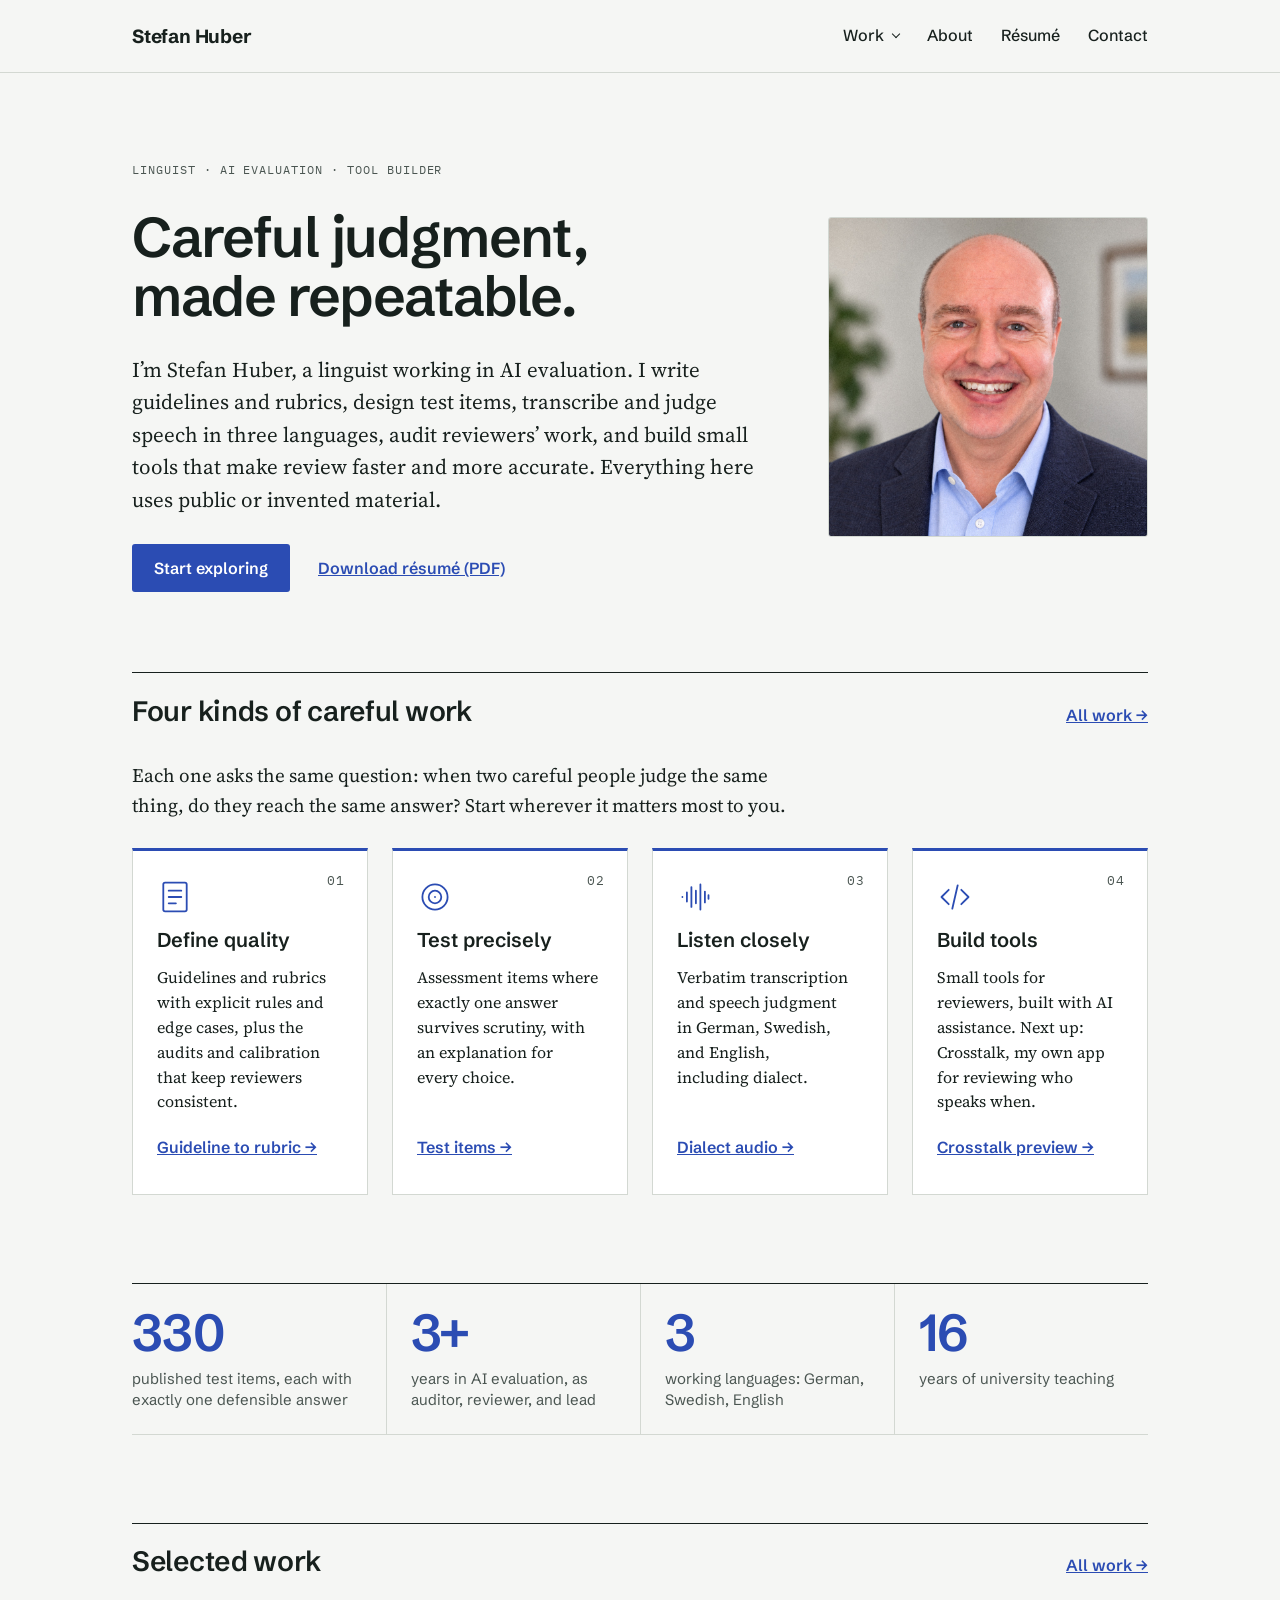
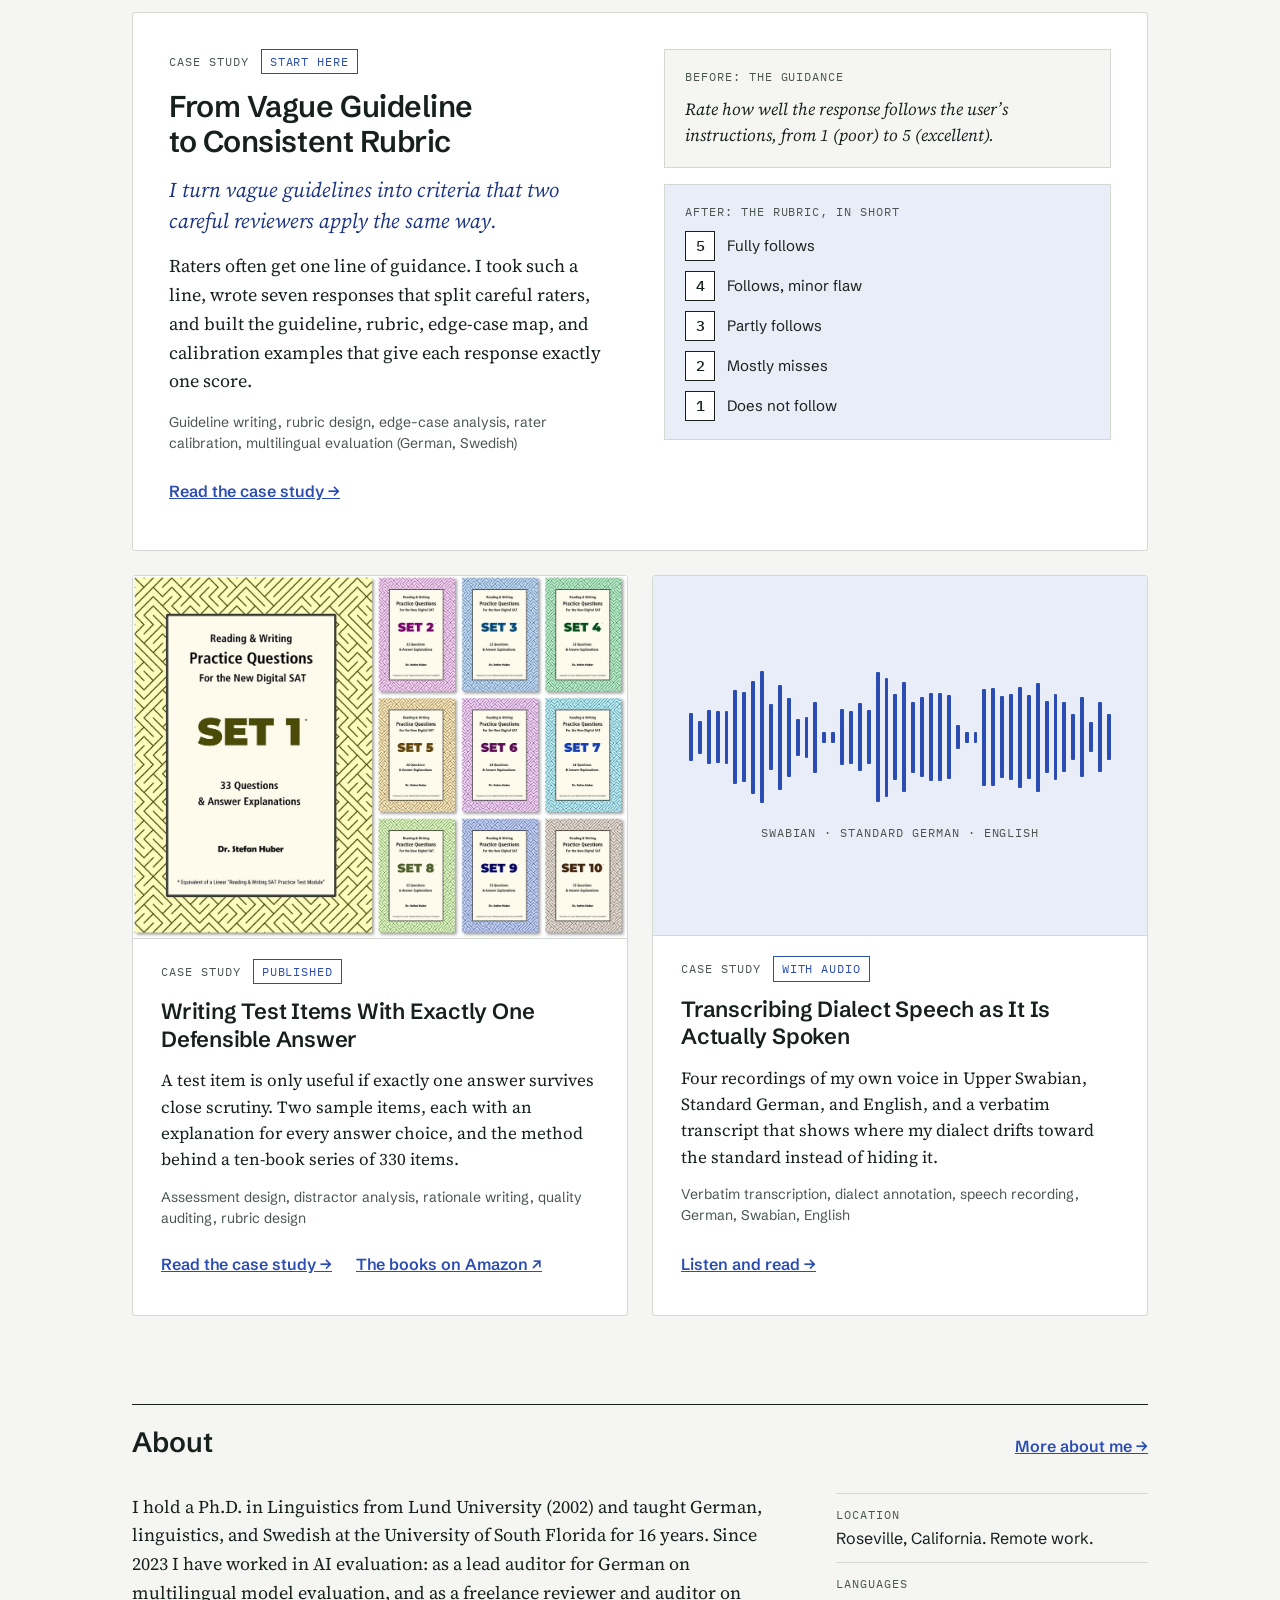
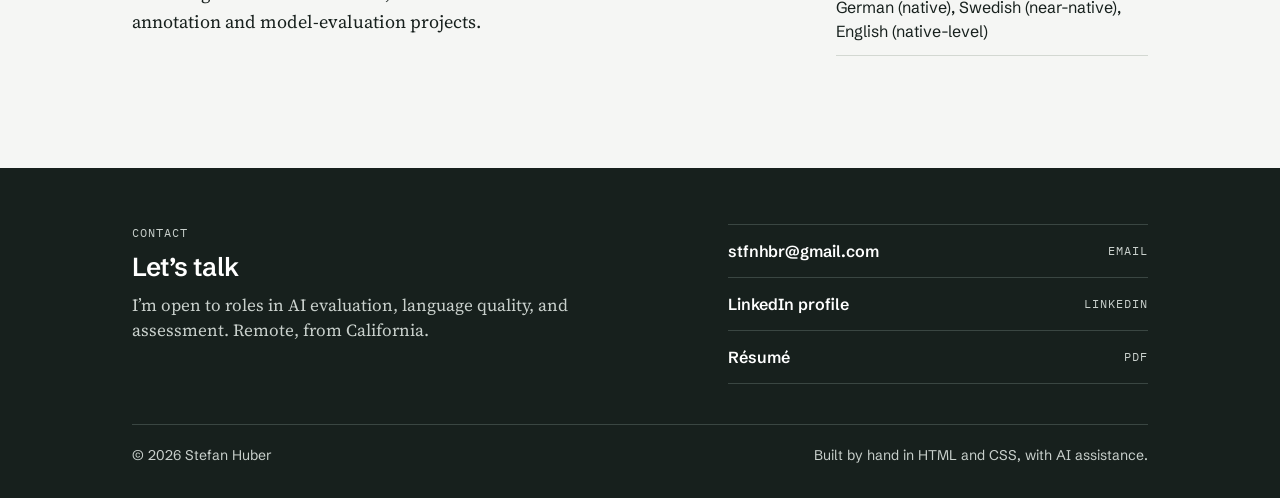
<file: index.html>
<!doctype html>
<html lang="en">
<head>
  <meta charset="utf-8">
  <meta name="viewport" content="width=device-width, initial-scale=1">
  <title>Stefan Huber | AI evaluation, language quality, and tools</title>
  <meta name="description" content="Portfolio of Stefan Huber, linguist in AI evaluation: guidelines and rubrics, test items, speech and dialect transcription, and small tools for reviewers.">
  <link rel="canonical" href="https://stfnhbr.online/">
  <meta property="og:type" content="website">
  <meta property="og:site_name" content="Stefan Huber">
  <meta property="og:title" content="Stefan Huber | Careful judgment, made repeatable">
  <meta property="og:description" content="Portfolio of Stefan Huber, linguist in AI evaluation: guidelines and rubrics, test items, speech and dialect transcription, and small tools for reviewers.">
  <meta property="og:url" content="https://stfnhbr.online/">
  <meta property="og:image" content="https://stfnhbr.online/social-card-3.jpg">
  <meta property="og:image:width" content="1200">
  <meta property="og:image:height" content="627">
  <meta property="og:image:alt" content="Stefan Huber, Ph.D.: Careful judgment, made repeatable. Linguist in AI evaluation.">
  <meta name="twitter:card" content="summary_large_image">
  <link rel="preconnect" href="https://fonts.googleapis.com">
  <link rel="preconnect" href="https://fonts.gstatic.com" crossorigin>
  <link rel="stylesheet" href="https://fonts.googleapis.com/css2?family=IBM+Plex+Mono:wght@400;500&amp;family=Schibsted+Grotesk:wght@400;500;600;700&amp;family=Source+Serif+4:ital,opsz,wght@0,8..60,400;0,8..60,600;1,8..60,400&amp;display=swap">
  <link rel="stylesheet" href="styles.css">
  <link rel="stylesheet" href="/nav.css">
  <link rel="icon" href="/favicon.svg" type="image/svg+xml">
  <link rel="icon" href="/favicon.ico" sizes="48x48">
  <link rel="apple-touch-icon" href="/apple-touch-icon.png">
  <link rel="stylesheet" href="home.css">
  <script type="application/ld+json">
  {
    "@context": "https://schema.org",
    "@type": "Person",
    "name": "Stefan Huber",
    "honorificSuffix": "Ph.D.",
    "jobTitle": "Linguist in AI evaluation",
    "description": "Linguist working in AI evaluation: guidelines and rubrics, test items, speech and dialect transcription, reviewer audits, and small tools for reviewers.",
    "url": "https://stfnhbr.online/",
    "image": "https://stfnhbr.online/stefan-huber-headshot.jpg",
    "email": "mailto:stfnhbr@gmail.com",
    "address": {
      "@type": "PostalAddress",
      "addressLocality": "Roseville",
      "addressRegion": "CA",
      "addressCountry": "US"
    },
    "alumniOf": {
      "@type": "CollegeOrUniversity",
      "name": "Lund University"
    },
    "knowsLanguage": ["de", "sv", "en"],
    "knowsAbout": [
      "AI evaluation",
      "Guideline writing",
      "Rubric design",
      "Edge-case analysis",
      "Rater calibration",
      "Quality auditing",
      "Assessment design",
      "Verbatim transcription",
      "Dialect annotation",
      "Multilingual evaluation",
      "Linguistics"
    ],
    "sameAs": [
      "https://www.linkedin.com/in/stefan-huber-phd-29161b35/",
      "https://github.com/stfnhbr"
    ]
  }
  </script>
</head>
<body>

  <a class="skip" href="#main">Skip to content</a>

  <header class="site-header">
    <div class="wrap">
      <a class="site-name" href="/" aria-current="page">Stefan Huber</a>
      <nav class="site-nav" aria-label="Main">
        <div class="nav-item has-sub">
          <a href="/work/work-overview.html">Work</a>
          <div class="submenu">
            <a href="/work/work-overview.html"><span class="sub-kicker">Overview</span>All work</a>
            <span class="sub-rule" aria-hidden="true"></span>
            <a href="/work/rubric/rubric-case-study.html"><span class="sub-kicker">01 &middot; Define quality</span>From guideline to rubric</a>
            <a href="/work/test-items/test-items-case-study.html"><span class="sub-kicker">02 &middot; Test precisely</span>Test items with one answer</a>
            <a href="/work/dialect-audio/dialect-audio-case-study.html"><span class="sub-kicker">03 &middot; Listen closely</span>Dialect speech, transcribed</a>
            <a href="/work/crosstalk/crosstalk-case-study.html"><span class="sub-kicker">04 &middot; Build tools</span>Crosstalk <span class="sub-tag">Coming soon</span></a>
          </div>
        </div>
        <a href="/about/about.html">About</a>
        <a href="/resume.pdf" target="_blank" rel="noopener">R&eacute;sum&eacute;</a>
        <a href="#contact">Contact</a>
      </nav>
    </div>
  </header>

  <main id="main">
    <section class="wrap hero hero-split">
      <div class="hero-text">
        <div class="label">Linguist &middot; AI evaluation &middot; Tool builder</div>
        <h1>Careful judgment, made repeatable.</h1>
        <p class="lead">I&rsquo;m Stefan Huber, a linguist working in AI evaluation. I write guidelines and rubrics, design test items, transcribe and judge speech in three languages, audit reviewers&rsquo; work, and build small tools that make review faster and more accurate. Everything here uses public or invented material.</p>
        <div class="hero-actions">
          <a class="button" href="#lanes">Start exploring</a>
          <a class="text-link" href="resume.pdf" target="_blank" rel="noopener">Download r&eacute;sum&eacute; (PDF)</a>
        </div>
      </div>
      <figure class="hero-photo">
        <img src="stefan-huber-headshot.jpg" width="720" height="720" alt="Portrait of Stefan Huber, smiling, in a navy jacket and light blue shirt">
      </figure>
    </section>

    <section class="wrap band" id="lanes">
      <div class="band-head">
        <h2>Four kinds of careful work</h2>
        <a class="text-link" href="work/work-overview.html">All work &rarr;</a>
      </div>
      <p class="lanes-intro">Each one asks the same question: when two careful people judge the same thing, do they reach the same answer? Start wherever it matters most to you.</p>

      <ol class="lanes">
        <li class="lane">
          <span class="lane-num">01</span>
          <svg viewBox="0 0 40 40" fill="none" stroke="currentColor" stroke-width="2" stroke-linecap="round" stroke-linejoin="round" aria-hidden="true"><rect x="7" y="4" width="26" height="32" rx="2"/><path d="M13 13h14M13 20h14M13 27h8"/></svg>
          <h3>Define quality</h3>
          <p>Guidelines and rubrics with explicit rules and edge cases, plus the audits and calibration that keep reviewers consistent.</p>
          <a class="text-link" href="work/rubric/rubric-case-study.html">Guideline to rubric &rarr;</a>
        </li>
        <li class="lane">
          <span class="lane-num">02</span>
          <svg viewBox="0 0 40 40" fill="none" stroke="currentColor" stroke-width="2" stroke-linecap="round" stroke-linejoin="round" aria-hidden="true"><circle cx="20" cy="20" r="14"/><circle cx="20" cy="20" r="7"/><path d="M20 20h0.01"/></svg>
          <h3>Test precisely</h3>
          <p>Assessment items where exactly one answer survives scrutiny, with an explanation for every choice.</p>
          <a class="text-link" href="work/test-items/test-items-case-study.html">Test items &rarr;</a>
        </li>
        <li class="lane">
          <span class="lane-num">03</span>
          <svg viewBox="0 0 40 40" fill="none" stroke="currentColor" stroke-width="2" stroke-linecap="round" stroke-linejoin="round" aria-hidden="true"><path d="M6 20v0M11 15v10M16 9v22M21 13v14M26 6v28M31 14v12M35 18v4"/></svg>
          <h3>Listen closely</h3>
          <p>Verbatim transcription and speech judgment in German, Swedish, and English, including dialect.</p>
          <a class="text-link" href="work/dialect-audio/dialect-audio-case-study.html">Dialect audio &rarr;</a>
        </li>
        <li class="lane">
          <span class="lane-num">04</span>
          <svg viewBox="0 0 40 40" fill="none" stroke="currentColor" stroke-width="2" stroke-linecap="round" stroke-linejoin="round" aria-hidden="true"><path d="M13 12l-8 8 8 8M27 12l8 8-8 8M23 7l-6 26"/></svg>
          <h3>Build tools</h3>
          <p>Small tools for reviewers, built with AI assistance. Next up: Crosstalk, my own app for reviewing who speaks when.</p>
          <a class="text-link" href="work/crosstalk/crosstalk-case-study.html">Crosstalk preview &rarr;</a>
        </li>
      </ol>
    </section>

    <section class="wrap band" aria-label="In numbers">
      <div class="stats">
        <div class="stat"><span class="stat-num">330</span><span class="stat-text">published test items, each with exactly one defensible answer</span></div>
        <div class="stat"><span class="stat-num">3+</span><span class="stat-text">years in AI evaluation, as auditor, reviewer, and lead</span></div>
        <div class="stat"><span class="stat-num">3</span><span class="stat-text">working languages: German, Swedish, English</span></div>
        <div class="stat"><span class="stat-num">16</span><span class="stat-text">years of university teaching</span></div>
      </div>
    </section>

    <section class="wrap band">
      <div class="band-head">
        <h2>Selected work</h2>
        <a class="text-link" href="work/work-overview.html">All work &rarr;</a>
      </div>

      <article class="card card-featured">
        <div>
          <div class="card-meta">
            <div class="label">Case study</div>
            <span class="tag tag-accent">Start here</span>
          </div>
          <h3>From Vague Guideline to Consistent Rubric</h3>
          <p class="card-tagline">I turn vague guidelines into criteria that two careful reviewers apply the same way.</p>
          <p>Raters often get one line of guidance. I took such a line, wrote seven responses that split careful raters, and built the guideline, rubric, edge-case map, and calibration examples that give each response exactly one score.</p>
          <p class="card-skills">Guideline writing, rubric design, edge-case analysis, rater calibration, multilingual evaluation (German, Swedish)</p>
          <a class="text-link" href="work/rubric/rubric-case-study.html">Read the case study &rarr;</a>
        </div>
        <div>
          <div class="before">
            <div class="label">Before: the guidance</div>
            <p>Rate how well the response follows the user&rsquo;s instructions, from 1 (poor) to 5 (excellent).</p>
          </div>
          <div class="after">
            <div class="label">After: the rubric, in short</div>
            <ul class="mini-rubric">
              <li><span class="chip">5</span> Fully follows</li>
              <li><span class="chip">4</span> Follows, minor flaw</li>
              <li><span class="chip">3</span> Partly follows</li>
              <li><span class="chip">2</span> Mostly misses</li>
              <li><span class="chip">1</span> Does not follow</li>
            </ul>
          </div>
        </div>
      </article>

      <div class="cards">
        <article class="card">
          <img class="card-img" src="work/test-items/dsat-book-covers.jpg" width="1200" height="875" loading="lazy" alt="Covers of the ten-book series Reading and Writing Practice Questions for the New Digital SAT, by Dr. Stefan Huber">
          <div class="card-meta">
            <div class="label">Case study</div>
            <span class="tag tag-accent">Published</span>
          </div>
          <h3>Writing Test Items With Exactly One Defensible Answer</h3>
          <p>A test item is only useful if exactly one answer survives close scrutiny. Two sample items, each with an explanation for every answer choice, and the method behind a ten-book series of 330 items.</p>
          <p class="card-skills">Assessment design, distractor analysis, rationale writing, quality auditing, rubric design</p>
          <div class="card-links">
            <a class="text-link" href="work/test-items/test-items-case-study.html">Read the case study &rarr;</a>
            <a class="text-link" href="https://www.amazon.com/dp/B0D6KPT751" target="_blank" rel="noopener">The books on Amazon &#8599;</a>
          </div>
        </article>
        <article class="card">
          <div class="card-thumb" aria-hidden="true">
            <div class="wave"><span style="height: 35%;"></span><span style="height: 24%;"></span><span style="height: 40%;"></span><span style="height: 38%;"></span><span style="height: 39%;"></span><span style="height: 69%;"></span><span style="height: 66%;"></span><span style="height: 83%;"></span><span style="height: 97%;"></span><span style="height: 48%;"></span><span style="height: 77%;"></span><span style="height: 58%;"></span><span style="height: 27%;"></span><span style="height: 30%;"></span><span style="height: 52%;"></span><span style="height: 8%;"></span><span style="height: 8%;"></span><span style="height: 41%;"></span><span style="height: 39%;"></span><span style="height: 50%;"></span><span style="height: 40%;"></span><span style="height: 95%;"></span><span style="height: 87%;"></span><span style="height: 63%;"></span><span style="height: 81%;"></span><span style="height: 52%;"></span><span style="height: 59%;"></span><span style="height: 65%;"></span><span style="height: 65%;"></span><span style="height: 62%;"></span><span style="height: 18%;"></span><span style="height: 8%;"></span><span style="height: 8%;"></span><span style="height: 71%;"></span><span style="height: 72%;"></span><span style="height: 60%;"></span><span style="height: 63%;"></span><span style="height: 74%;"></span><span style="height: 62%;"></span><span style="height: 80%;"></span><span style="height: 53%;"></span><span style="height: 63%;"></span><span style="height: 51%;"></span><span style="height: 34%;"></span><span style="height: 59%;"></span><span style="height: 22%;"></span><span style="height: 51%;"></span><span style="height: 34%;"></span></div>
            <div class="thumb-label">Swabian &middot; Standard German &middot; English</div>
          </div>
          <div class="card-meta">
            <div class="label">Case study</div>
            <span class="tag tag-accent">With audio</span>
          </div>
          <h3>Transcribing Dialect Speech as It Is Actually Spoken</h3>
          <p>Four recordings of my own voice in Upper Swabian, Standard German, and English, and a verbatim transcript that shows where my dialect drifts toward the standard instead of hiding it.</p>
          <p class="card-skills">Verbatim transcription, dialect annotation, speech recording, German, Swabian, English</p>
          <a class="text-link" href="work/dialect-audio/dialect-audio-case-study.html">Listen and read &rarr;</a>
        </article>
      </div>
    </section>

    <section class="wrap band">
      <div class="band-head">
        <h2>About</h2>
        <a class="text-link" href="about/about.html">More about me &rarr;</a>
      </div>
      <div class="about">
        <div class="about-text">
          <p>I hold a Ph.D. in Linguistics from Lund University (2002) and taught German, linguistics, and Swedish at the University of South Florida for 16 years. Since 2023 I have worked in AI evaluation: as a lead auditor for German on multilingual model evaluation, and as a freelance reviewer and auditor on annotation and model-evaluation projects.</p>
        </div>
        <dl class="facts">
          <dt>Location</dt>
          <dd>Roseville, California. Remote work.</dd>
          <dt>Languages</dt>
          <dd>German (native), Swedish (near-native), English (native-level)</dd>
        </dl>
      </div>
    </section>
  </main>

  <footer class="site-footer" id="contact">
    <div class="wrap">
      <div class="footer-top">
        <div class="footer-intro">
          <div class="label">Contact</div>
          <h2>Let&rsquo;s talk</h2>
          <p>I&rsquo;m open to roles in AI evaluation, language quality, and assessment. Remote, from California.</p>
        </div>
        <ul class="footer-links">
          <li><a href="mailto:stfnhbr@gmail.com">stfnhbr@gmail.com <span>Email</span></a></li>
          <li><a href="https://www.linkedin.com/in/stefan-huber-phd-29161b35/">LinkedIn profile <span>LinkedIn</span></a></li>
          <li><a href="resume.pdf" target="_blank" rel="noopener">R&eacute;sum&eacute; <span>PDF</span></a></li>
        </ul>
      </div>
      <div class="footer-bottom">
        <div>&copy; 2026 Stefan Huber</div>
        <div>Built by hand in HTML and CSS, with AI assistance.</div>
      </div>
    </div>
  </footer>

</body>
</html>
</file>
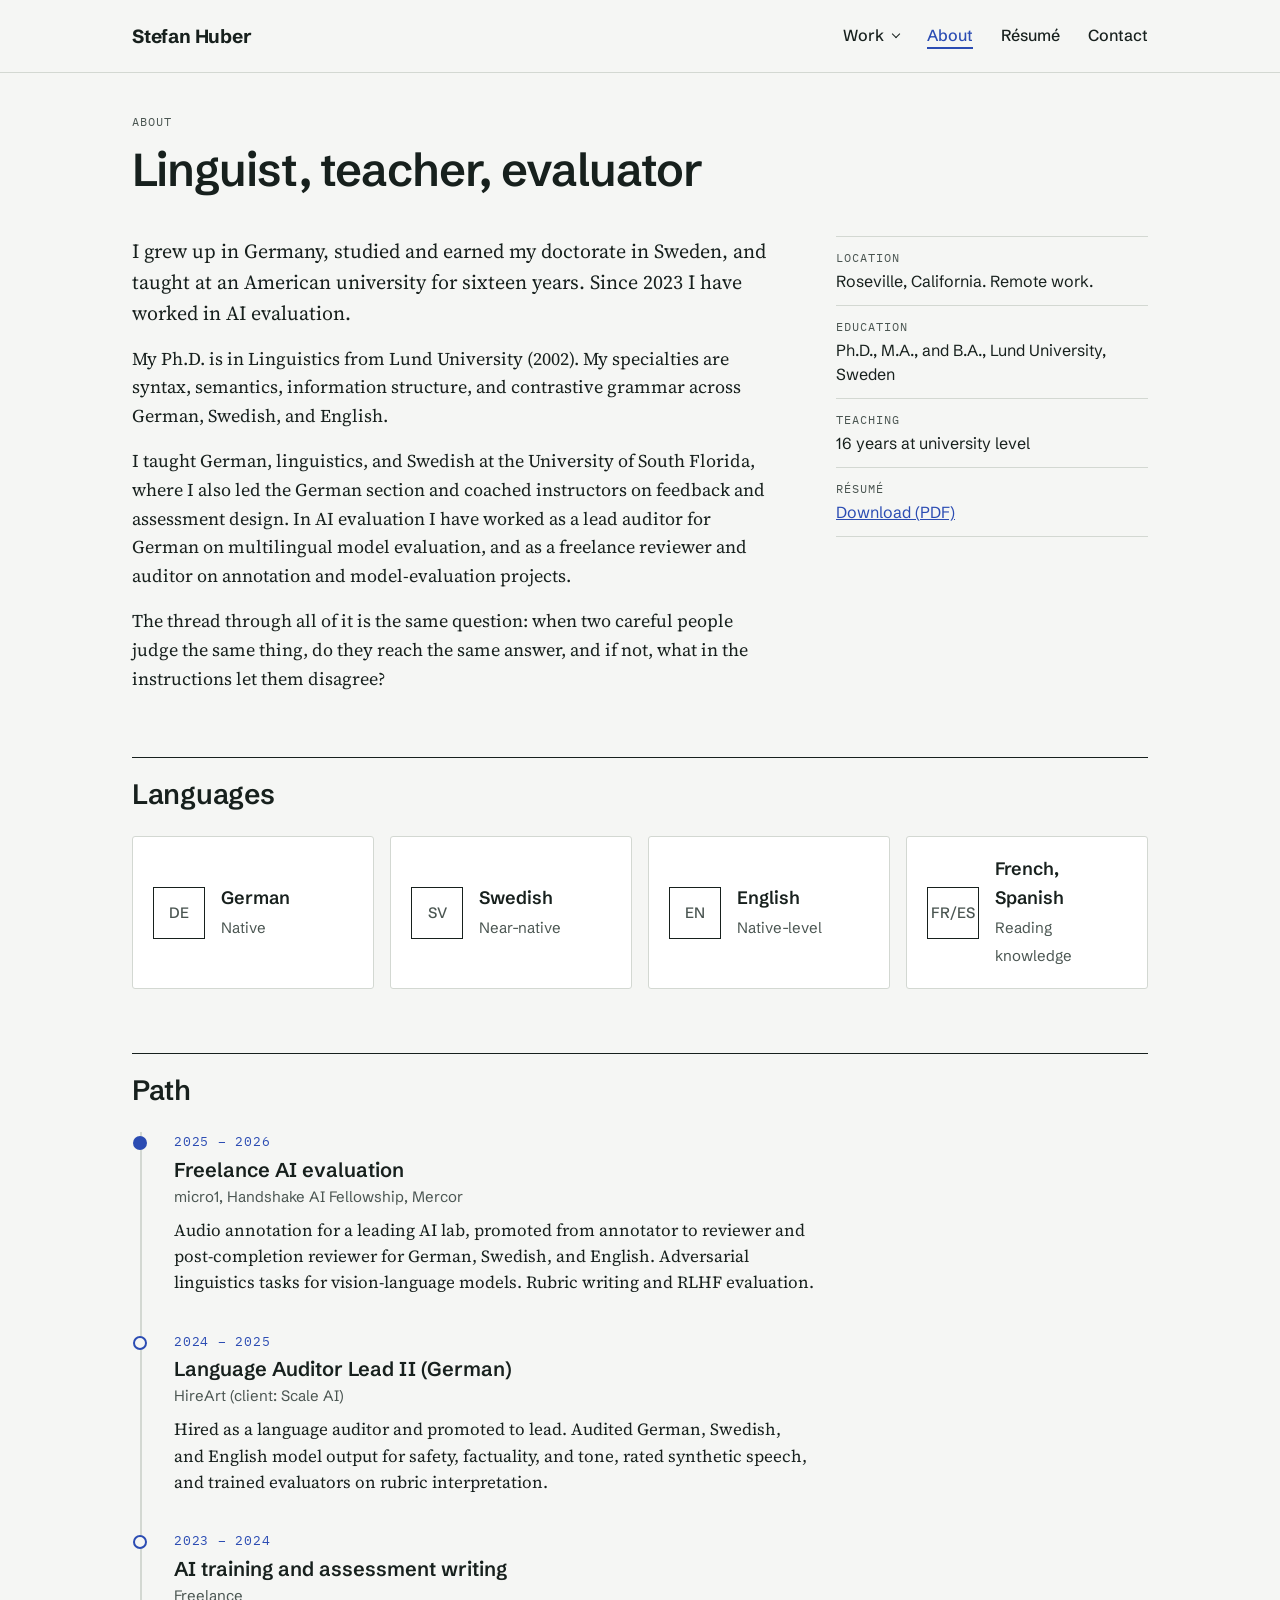
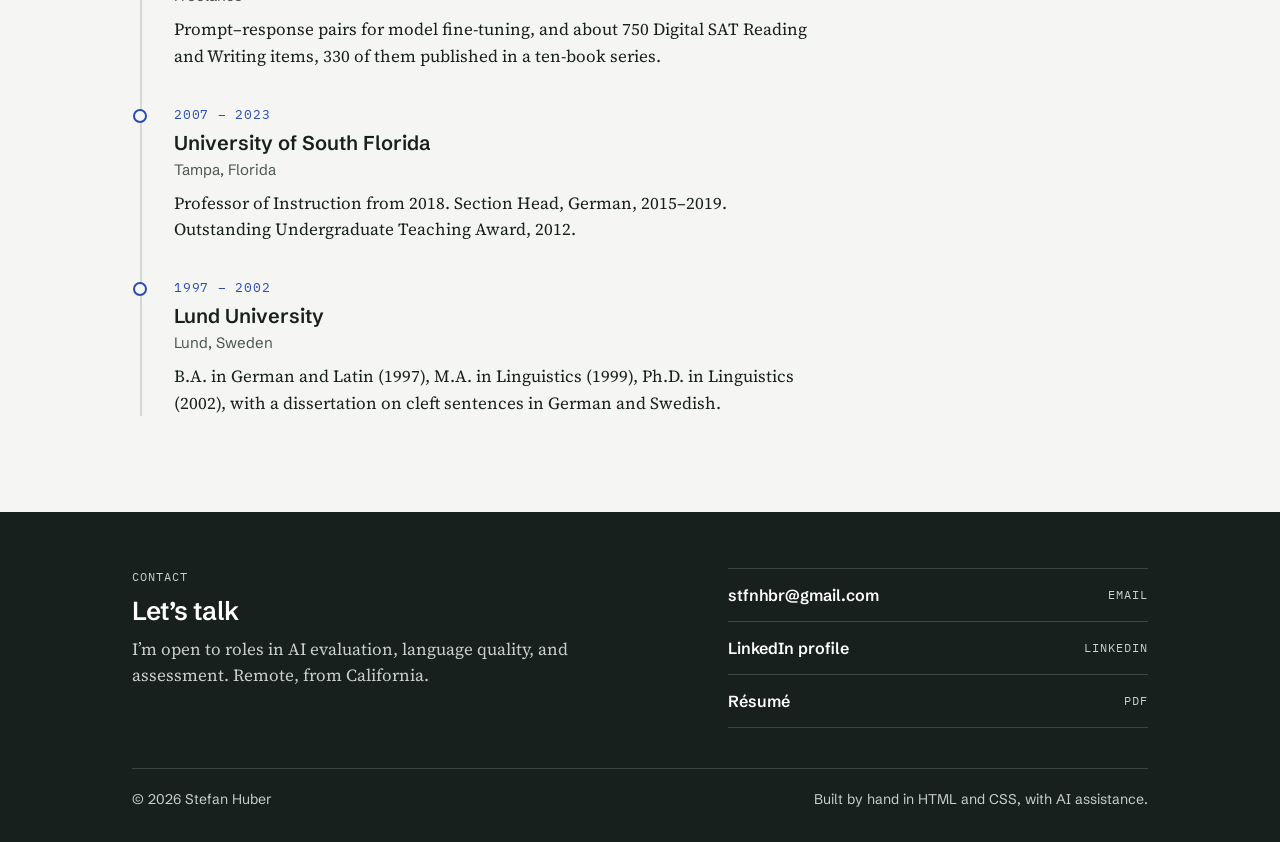
<file: about/about.html>
<!doctype html>
<html lang="en">
<head>
  <meta charset="utf-8">
  <meta name="viewport" content="width=device-width, initial-scale=1">
  <title>About | Stefan Huber</title>
  <meta name="description" content="About Stefan Huber: Ph.D. linguist, sixteen years of university teaching, and AI evaluation work since 2023.">
  <link rel="canonical" href="https://stfnhbr.online/about/about.html">
  <meta property="og:type" content="website">
  <meta property="og:site_name" content="Stefan Huber">
  <meta property="og:title" content="About | Stefan Huber">
  <meta property="og:description" content="About Stefan Huber: Ph.D. linguist, sixteen years of university teaching, and AI evaluation work since 2023.">
  <meta property="og:url" content="https://stfnhbr.online/about/about.html">
  <meta property="og:image" content="https://stfnhbr.online/social-card-3.jpg">
  <meta property="og:image:width" content="1200">
  <meta property="og:image:height" content="627">
  <meta property="og:image:alt" content="Stefan Huber, Ph.D.: Careful judgment, made repeatable. Linguist in AI evaluation.">
  <meta name="twitter:card" content="summary_large_image">
  <link rel="preconnect" href="https://fonts.googleapis.com">
  <link rel="preconnect" href="https://fonts.gstatic.com" crossorigin>
  <link rel="stylesheet" href="https://fonts.googleapis.com/css2?family=IBM+Plex+Mono:wght@400;500&amp;family=Schibsted+Grotesk:wght@400;500;600;700&amp;family=Source+Serif+4:ital,opsz,wght@0,8..60,400;0,8..60,600;1,8..60,400&amp;display=swap">
  <link rel="stylesheet" href="../styles.css">
  <link rel="stylesheet" href="/nav.css">
  <link rel="icon" href="/favicon.svg" type="image/svg+xml">
  <link rel="icon" href="/favicon.ico" sizes="48x48">
  <link rel="apple-touch-icon" href="/apple-touch-icon.png">
</head>
<body>

  <a class="skip" href="#main">Skip to content</a>

  <header class="site-header">
    <div class="wrap">
      <a class="site-name" href="/">Stefan Huber</a>
      <nav class="site-nav" aria-label="Main">
        <div class="nav-item has-sub">
          <a href="/work/work-overview.html">Work</a>
          <div class="submenu">
            <a href="/work/work-overview.html"><span class="sub-kicker">Overview</span>All work</a>
            <span class="sub-rule" aria-hidden="true"></span>
            <a href="/work/rubric/rubric-case-study.html"><span class="sub-kicker">01 &middot; Define quality</span>From guideline to rubric</a>
            <a href="/work/test-items/test-items-case-study.html"><span class="sub-kicker">02 &middot; Test precisely</span>Test items with one answer</a>
            <a href="/work/dialect-audio/dialect-audio-case-study.html"><span class="sub-kicker">03 &middot; Listen closely</span>Dialect speech, transcribed</a>
            <a href="/work/crosstalk/crosstalk-case-study.html"><span class="sub-kicker">04 &middot; Build tools</span>Crosstalk <span class="sub-tag">Coming soon</span></a>
          </div>
        </div>
        <a href="/about/about.html" aria-current="page">About</a>
        <a href="/resume.pdf" target="_blank" rel="noopener">R&eacute;sum&eacute;</a>
        <a href="#contact">Contact</a>
      </nav>
    </div>
  </header>

  <main id="main">
    <div class="wrap page-title">
      <div class="label">About</div>
      <h1>Linguist, teacher, evaluator</h1>
    </div>

    <div class="wrap page-body">

      <div class="about">
        <div class="about-text">
          <p class="page-intro">I grew up in Germany, studied and earned my doctorate in Sweden, and taught at an American university for sixteen years. Since 2023 I have worked in AI evaluation.</p>
          <p>My Ph.D. is in Linguistics from Lund University (2002). My specialties are syntax, semantics, information structure, and contrastive grammar across German, Swedish, and English.</p>
          <p>I taught German, linguistics, and Swedish at the University of South Florida, where I also led the German section and coached instructors on feedback and assessment design. In AI evaluation I have worked as a lead auditor for German on multilingual model evaluation, and as a freelance reviewer and auditor on annotation and model-evaluation projects.</p>
          <p>The thread through all of it is the same question: when two careful people judge the same thing, do they reach the same answer, and if not, what in the instructions let them disagree?</p>
        </div>
        <dl class="facts">
          <dt>Location</dt>
          <dd>Roseville, California. Remote work.</dd>
          <dt>Education</dt>
          <dd>Ph.D., M.A., and B.A., Lund University, Sweden</dd>
          <dt>Teaching</dt>
          <dd>16 years at university level</dd>
          <dt>R&eacute;sum&eacute;</dt>
          <dd><a href="../resume.pdf" target="_blank" rel="noopener">Download (PDF)</a></dd>
        </dl>
      </div>

      <section>
        <h2>Languages</h2>
        <div class="langs">
          <div class="lang"><span class="lang-code" aria-hidden="true">DE</span><div><strong>German</strong><span>Native</span></div></div>
          <div class="lang"><span class="lang-code" aria-hidden="true">SV</span><div><strong>Swedish</strong><span>Near-native</span></div></div>
          <div class="lang"><span class="lang-code" aria-hidden="true">EN</span><div><strong>English</strong><span>Native-level</span></div></div>
          <div class="lang"><span class="lang-code" aria-hidden="true">FR/ES</span><div><strong>French, Spanish</strong><span>Reading knowledge</span></div></div>
        </div>
      </section>

      <section>
        <h2>Path</h2>
        <ol class="timeline">
          <li class="now">
            <div class="when">2025 &ndash; 2026</div>
            <h3>Freelance AI evaluation</h3>
            <div class="where">micro1, Handshake AI Fellowship, Mercor</div>
            <p>Audio annotation for a leading AI lab, promoted from annotator to reviewer and post-completion reviewer for German, Swedish, and English. Adversarial linguistics tasks for vision-language models. Rubric writing and RLHF evaluation.</p>
          </li>
          <li>
            <div class="when">2024 &ndash; 2025</div>
            <h3>Language Auditor Lead II (German)</h3>
            <div class="where">HireArt (client: Scale AI)</div>
            <p>Hired as a language auditor and promoted to lead. Audited German, Swedish, and English model output for safety, factuality, and tone, rated synthetic speech, and trained evaluators on rubric interpretation.</p>
          </li>
          <li>
            <div class="when">2023 &ndash; 2024</div>
            <h3>AI training and assessment writing</h3>
            <div class="where">Freelance</div>
            <p>Prompt&ndash;response pairs for model fine-tuning, and about 750 Digital SAT Reading and Writing items, 330 of them published in a ten-book series.</p>
          </li>
          <li>
            <div class="when">2007 &ndash; 2023</div>
            <h3>University of South Florida</h3>
            <div class="where">Tampa, Florida</div>
            <p>Professor of Instruction from 2018. Section Head, German, 2015&ndash;2019. Outstanding Undergraduate Teaching Award, 2012.</p>
          </li>
          <li>
            <div class="when">1997 &ndash; 2002</div>
            <h3>Lund University</h3>
            <div class="where">Lund, Sweden</div>
            <p>B.A. in German and Latin (1997), M.A. in Linguistics (1999), Ph.D. in Linguistics (2002), with a dissertation on cleft sentences in German and Swedish.</p>
          </li>
        </ol>
      </section>

    </div>
  </main>

  <footer class="site-footer" id="contact">
    <div class="wrap">
      <div class="footer-top">
        <div class="footer-intro">
          <div class="label">Contact</div>
          <h2>Let&rsquo;s talk</h2>
          <p>I&rsquo;m open to roles in AI evaluation, language quality, and assessment. Remote, from California.</p>
        </div>
        <ul class="footer-links">
          <li><a href="mailto:stfnhbr@gmail.com">stfnhbr@gmail.com <span>Email</span></a></li>
          <li><a href="https://www.linkedin.com/in/stefan-huber-phd-29161b35/">LinkedIn profile <span>LinkedIn</span></a></li>
          <li><a href="../resume.pdf" target="_blank" rel="noopener">R&eacute;sum&eacute; <span>PDF</span></a></li>
        </ul>
      </div>
      <div class="footer-bottom">
        <div>&copy; 2026 Stefan Huber</div>
        <div>Built by hand in HTML and CSS, with AI assistance.</div>
      </div>
    </div>
  </footer>

</body>
</html>
</file>
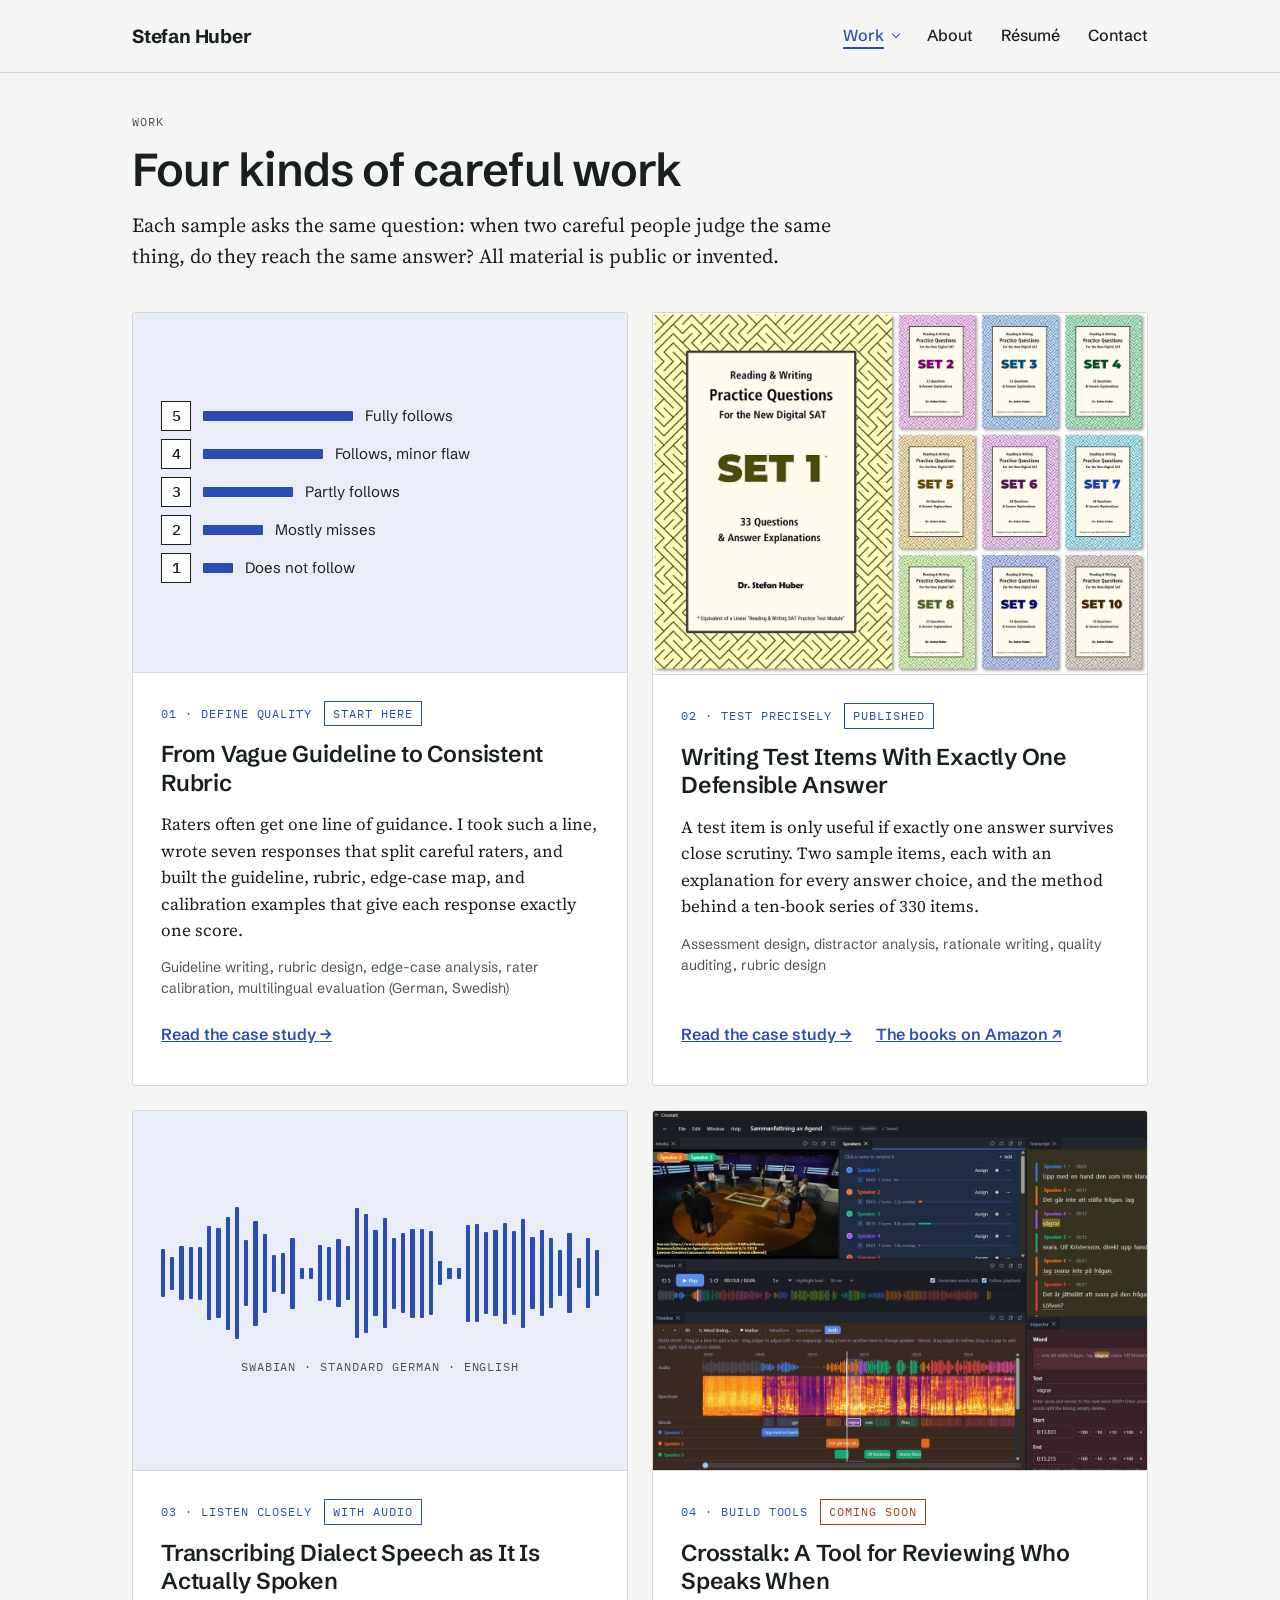
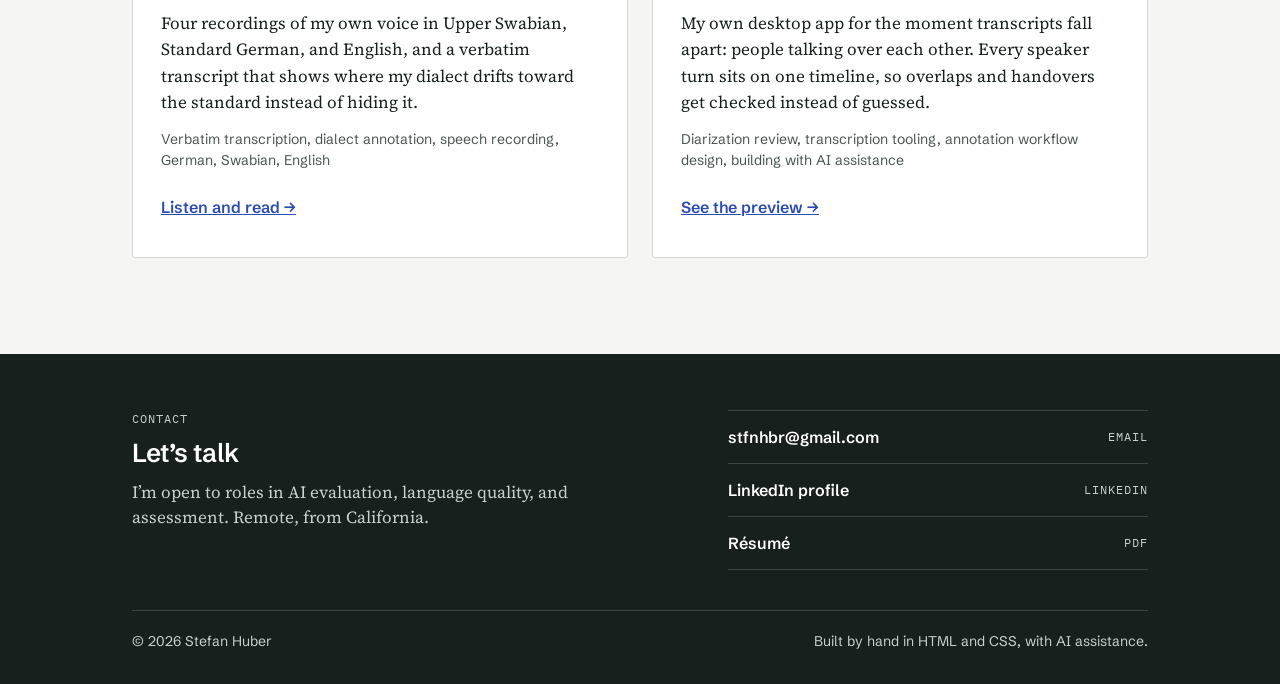
<file: work/work-overview.html>
<!doctype html>
<html lang="en">
<head>
  <meta charset="utf-8">
  <meta name="viewport" content="width=device-width, initial-scale=1">
  <title>Work | Stefan Huber</title>
  <meta name="description" content="All of Stefan Huber's work samples: a guideline-to-rubric case study, published test items, dialect speech transcription, and Crosstalk, his own speaker-review tool.">
  <link rel="canonical" href="https://stfnhbr.online/work/work-overview.html">
  <meta property="og:type" content="website">
  <meta property="og:site_name" content="Stefan Huber">
  <meta property="og:title" content="Work | Stefan Huber">
  <meta property="og:description" content="All of Stefan Huber&#x27;s work samples: a guideline-to-rubric case study, published test items, dialect speech transcription, and Crosstalk, his own speaker-review tool.">
  <meta property="og:url" content="https://stfnhbr.online/work/work-overview.html">
  <meta property="og:image" content="https://stfnhbr.online/social-card-3.jpg">
  <meta property="og:image:width" content="1200">
  <meta property="og:image:height" content="627">
  <meta property="og:image:alt" content="Stefan Huber, Ph.D.: Careful judgment, made repeatable. Linguist in AI evaluation.">
  <meta name="twitter:card" content="summary_large_image">
  <link rel="preconnect" href="https://fonts.googleapis.com">
  <link rel="preconnect" href="https://fonts.gstatic.com" crossorigin>
  <link rel="stylesheet" href="https://fonts.googleapis.com/css2?family=IBM+Plex+Mono:wght@400;500&amp;family=Schibsted+Grotesk:wght@400;500;600;700&amp;family=Source+Serif+4:ital,opsz,wght@0,8..60,400;0,8..60,600;1,8..60,400&amp;display=swap">
  <link rel="stylesheet" href="../styles.css">
  <link rel="stylesheet" href="/nav.css">
  <link rel="icon" href="/favicon.svg" type="image/svg+xml">
  <link rel="icon" href="/favicon.ico" sizes="48x48">
  <link rel="apple-touch-icon" href="/apple-touch-icon.png">
</head>
<body>

  <a class="skip" href="#main">Skip to content</a>

  <header class="site-header">
    <div class="wrap">
      <a class="site-name" href="/">Stefan Huber</a>
      <nav class="site-nav" aria-label="Main">
        <div class="nav-item has-sub">
          <a href="/work/work-overview.html" aria-current="page">Work</a>
          <div class="submenu">
            <a href="/work/work-overview.html" class="current"><span class="sub-kicker">Overview</span>All work</a>
            <span class="sub-rule" aria-hidden="true"></span>
            <a href="/work/rubric/rubric-case-study.html"><span class="sub-kicker">01 &middot; Define quality</span>From guideline to rubric</a>
            <a href="/work/test-items/test-items-case-study.html"><span class="sub-kicker">02 &middot; Test precisely</span>Test items with one answer</a>
            <a href="/work/dialect-audio/dialect-audio-case-study.html"><span class="sub-kicker">03 &middot; Listen closely</span>Dialect speech, transcribed</a>
            <a href="/work/crosstalk/crosstalk-case-study.html"><span class="sub-kicker">04 &middot; Build tools</span>Crosstalk <span class="sub-tag">Coming soon</span></a>
          </div>
        </div>
        <a href="/about/about.html">About</a>
        <a href="/resume.pdf" target="_blank" rel="noopener">R&eacute;sum&eacute;</a>
        <a href="#contact">Contact</a>
      </nav>
    </div>
  </header>

  <main id="main">
    <div class="wrap page-title">
      <div class="label">Work</div>
      <h1>Four kinds of careful work</h1>
      <p class="page-intro">Each sample asks the same question: when two careful people judge the same thing, do they reach the same answer? All material is public or invented.</p>
    </div>

    <div class="wrap page-body">
      <div class="work-grid">

        <article class="work-card">
          <div class="thumb" aria-hidden="true">
            <ol class="ladder">
              <li><span class="chip">5</span><span class="bar" style="width: 150px;"></span>Fully follows</li>
              <li><span class="chip">4</span><span class="bar" style="width: 120px;"></span>Follows, minor flaw</li>
              <li><span class="chip">3</span><span class="bar" style="width: 90px;"></span>Partly follows</li>
              <li><span class="chip">2</span><span class="bar" style="width: 60px;"></span>Mostly misses</li>
              <li><span class="chip">1</span><span class="bar" style="width: 30px;"></span>Does not follow</li>
            </ol>
          </div>
          <div class="body">
            <div class="card-meta">
              <div class="lane-label">01 &middot; Define quality</div>
              <span class="tag tag-accent">Start here</span>
            </div>
            <h3>From Vague Guideline to Consistent Rubric</h3>
            <p>Raters often get one line of guidance. I took such a line, wrote seven responses that split careful raters, and built the guideline, rubric, edge-case map, and calibration examples that give each response exactly one score.</p>
            <p class="card-skills">Guideline writing, rubric design, edge-case analysis, rater calibration, multilingual evaluation (German, Swedish)</p>
            <div class="work-links">
              <a class="text-link" href="rubric/rubric-case-study.html">Read the case study &rarr;</a>
            </div>
          </div>
        </article>

        <article class="work-card">
          <div class="thumb thumb-img">
            <img src="test-items/dsat-book-covers.jpg" width="1200" height="875" loading="lazy" alt="Covers of the ten-book series Reading and Writing Practice Questions for the New Digital SAT, by Dr. Stefan Huber">
          </div>
          <div class="body">
            <div class="card-meta">
              <div class="lane-label">02 &middot; Test precisely</div>
              <span class="tag tag-accent">Published</span>
            </div>
            <h3>Writing Test Items With Exactly One Defensible Answer</h3>
            <p>A test item is only useful if exactly one answer survives close scrutiny. Two sample items, each with an explanation for every answer choice, and the method behind a ten-book series of 330 items.</p>
            <p class="card-skills">Assessment design, distractor analysis, rationale writing, quality auditing, rubric design</p>
            <div class="work-links">
              <a class="text-link" href="test-items/test-items-case-study.html">Read the case study &rarr;</a>
              <a class="text-link" href="https://www.amazon.com/dp/B0D6KPT751" target="_blank" rel="noopener">The books on Amazon &#8599;</a>
            </div>
          </div>
        </article>

        <article class="work-card">
          <div class="thumb" aria-hidden="true">
            <div class="wave"><span style="height: 35%;"></span><span style="height: 24%;"></span><span style="height: 40%;"></span><span style="height: 38%;"></span><span style="height: 39%;"></span><span style="height: 69%;"></span><span style="height: 66%;"></span><span style="height: 83%;"></span><span style="height: 97%;"></span><span style="height: 48%;"></span><span style="height: 77%;"></span><span style="height: 58%;"></span><span style="height: 27%;"></span><span style="height: 30%;"></span><span style="height: 52%;"></span><span style="height: 8%;"></span><span style="height: 8%;"></span><span style="height: 41%;"></span><span style="height: 39%;"></span><span style="height: 50%;"></span><span style="height: 40%;"></span><span style="height: 95%;"></span><span style="height: 87%;"></span><span style="height: 63%;"></span><span style="height: 81%;"></span><span style="height: 52%;"></span><span style="height: 59%;"></span><span style="height: 65%;"></span><span style="height: 65%;"></span><span style="height: 62%;"></span><span style="height: 18%;"></span><span style="height: 8%;"></span><span style="height: 8%;"></span><span style="height: 71%;"></span><span style="height: 72%;"></span><span style="height: 60%;"></span><span style="height: 63%;"></span><span style="height: 74%;"></span><span style="height: 62%;"></span><span style="height: 80%;"></span><span style="height: 53%;"></span><span style="height: 63%;"></span><span style="height: 51%;"></span><span style="height: 34%;"></span><span style="height: 59%;"></span><span style="height: 22%;"></span><span style="height: 51%;"></span><span style="height: 34%;"></span></div>
            <div class="thumb-caption">Swabian &middot; Standard German &middot; English</div>
          </div>
          <div class="body">
            <div class="card-meta">
              <div class="lane-label">03 &middot; Listen closely</div>
              <span class="tag tag-accent">With audio</span>
            </div>
            <h3>Transcribing Dialect Speech as It Is Actually Spoken</h3>
            <p>Four recordings of my own voice in Upper Swabian, Standard German, and English, and a verbatim transcript that shows where my dialect drifts toward the standard instead of hiding it.</p>
            <p class="card-skills">Verbatim transcription, dialect annotation, speech recording, German, Swabian, English</p>
            <div class="work-links">
              <a class="text-link" href="dialect-audio/dialect-audio-case-study.html">Listen and read &rarr;</a>
            </div>
          </div>
        </article>

        <article class="work-card">
          <div class="thumb thumb-img">
            <img src="crosstalk/crosstalk-screenshot.jpg" width="1600" height="860" loading="lazy" alt="Crosstalk showing a debate video with two speaker badges at once, next to its speakers panel">
          </div>
          <div class="body">
            <div class="card-meta">
              <div class="lane-label">04 &middot; Build tools</div>
              <span class="tag">Coming soon</span>
            </div>
            <h3>Crosstalk: A Tool for Reviewing Who Speaks When</h3>
            <p>My own desktop app for the moment transcripts fall apart: people talking over each other. Every speaker turn sits on one timeline, so overlaps and handovers get checked instead of guessed.</p>
            <p class="card-skills">Diarization review, transcription tooling, annotation workflow design, building with AI assistance</p>
            <div class="work-links">
              <a class="text-link" href="crosstalk/crosstalk-case-study.html">See the preview &rarr;</a>
            </div>
          </div>
        </article>

      </div>
    </div>
  </main>

  <footer class="site-footer" id="contact">
    <div class="wrap">
      <div class="footer-top">
        <div class="footer-intro">
          <div class="label">Contact</div>
          <h2>Let&rsquo;s talk</h2>
          <p>I&rsquo;m open to roles in AI evaluation, language quality, and assessment. Remote, from California.</p>
        </div>
        <ul class="footer-links">
          <li><a href="mailto:stfnhbr@gmail.com">stfnhbr@gmail.com <span>Email</span></a></li>
          <li><a href="https://www.linkedin.com/in/stefan-huber-phd-29161b35/">LinkedIn profile <span>LinkedIn</span></a></li>
          <li><a href="../resume.pdf" target="_blank" rel="noopener">R&eacute;sum&eacute; <span>PDF</span></a></li>
        </ul>
      </div>
      <div class="footer-bottom">
        <div>&copy; 2026 Stefan Huber</div>
        <div>Built by hand in HTML and CSS, with AI assistance.</div>
      </div>
    </div>
  </footer>

</body>
</html>
</file>
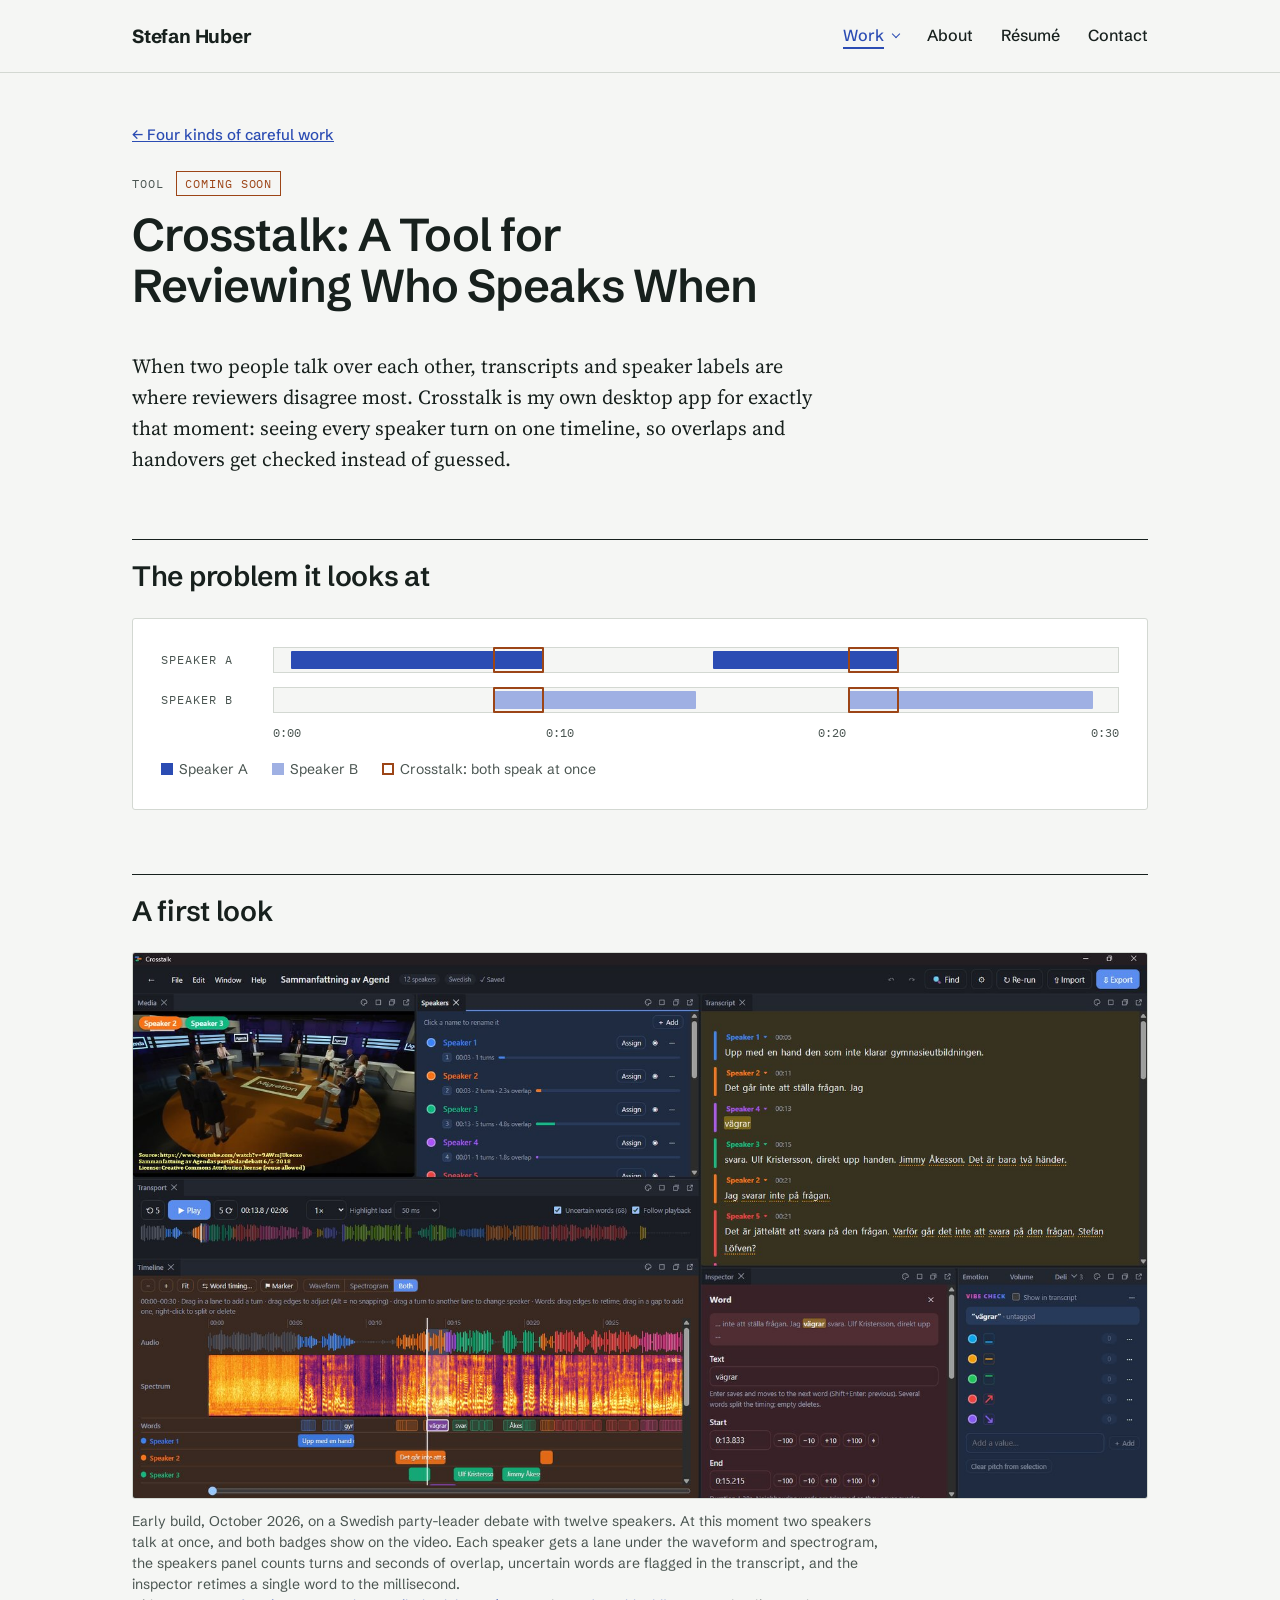
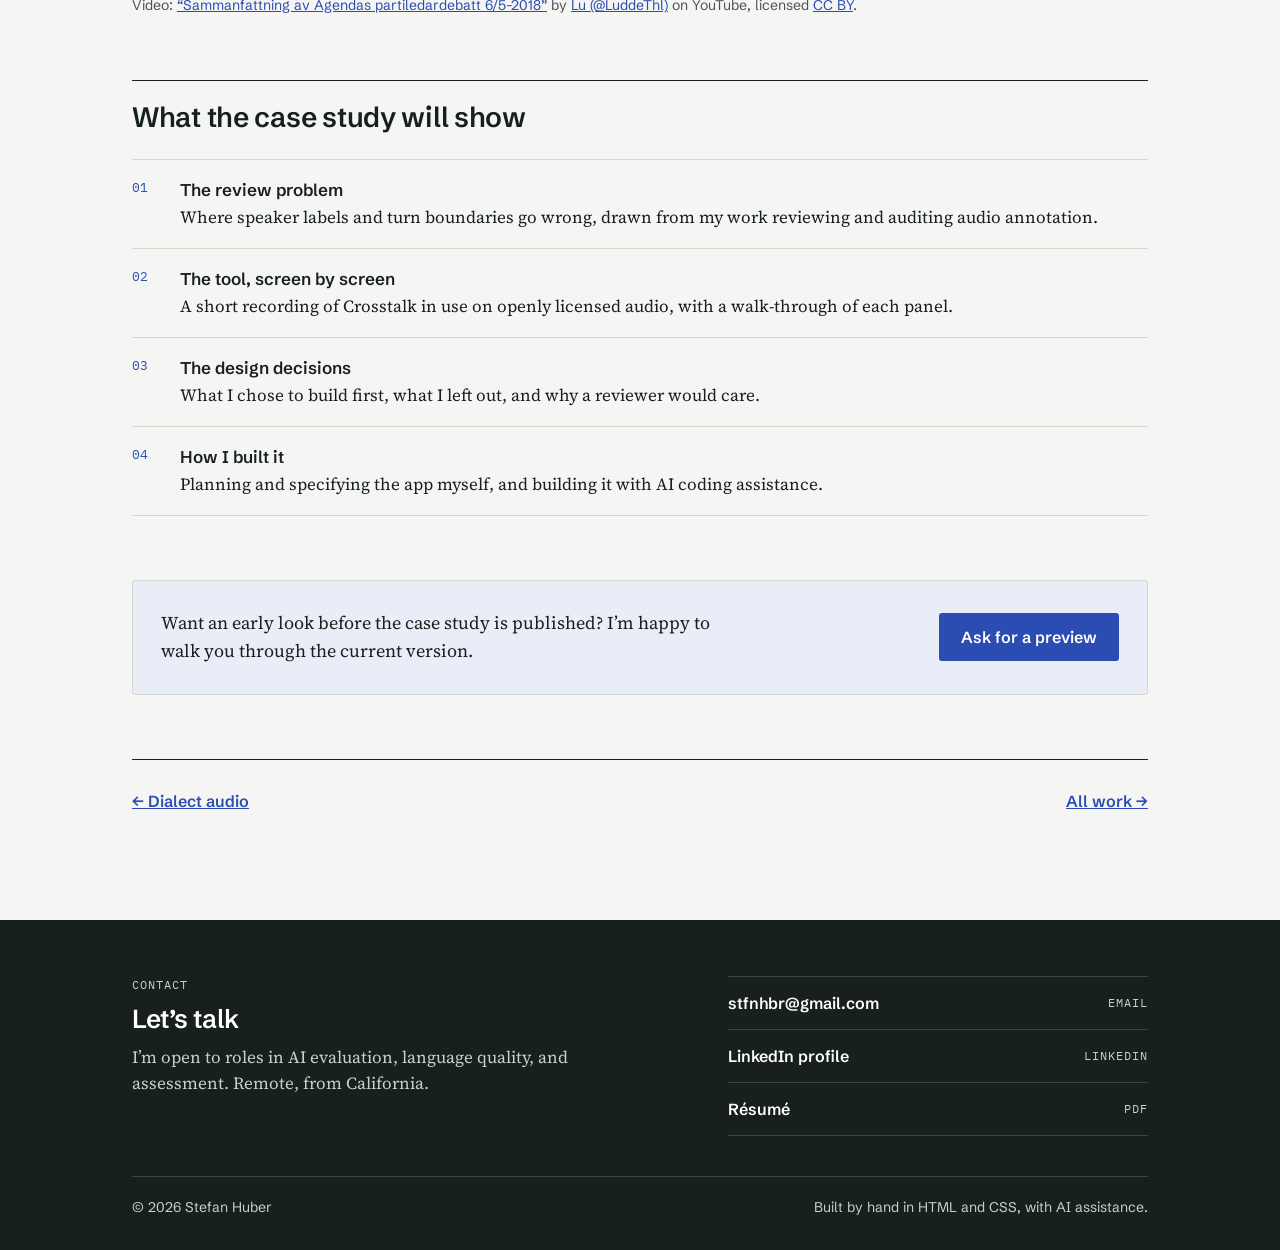
<file: work/crosstalk/crosstalk-case-study.html>
<!doctype html>
<html lang="en">
<head>
  <meta charset="utf-8">
  <meta name="viewport" content="width=device-width, initial-scale=1">
  <title>Crosstalk, coming soon | Stefan Huber</title>
  <meta name="description" content="Crosstalk: Stefan Huber's own desktop tool for reviewing who speaks when in recorded conversations. Case study coming soon.">
  <link rel="canonical" href="https://stfnhbr.online/work/crosstalk/crosstalk-case-study.html">
  <meta property="og:type" content="website">
  <meta property="og:site_name" content="Stefan Huber">
  <meta property="og:title" content="Crosstalk, coming soon | Stefan Huber">
  <meta property="og:description" content="Crosstalk: Stefan Huber&#x27;s own desktop tool for reviewing who speaks when in recorded conversations. Case study coming soon.">
  <meta property="og:url" content="https://stfnhbr.online/work/crosstalk/crosstalk-case-study.html">
  <meta property="og:image" content="https://stfnhbr.online/social-card-3.jpg">
  <meta property="og:image:width" content="1200">
  <meta property="og:image:height" content="627">
  <meta property="og:image:alt" content="Stefan Huber, Ph.D.: Careful judgment, made repeatable. Linguist in AI evaluation.">
  <meta name="twitter:card" content="summary_large_image">
  <link rel="preconnect" href="https://fonts.googleapis.com">
  <link rel="preconnect" href="https://fonts.gstatic.com" crossorigin>
  <link rel="stylesheet" href="https://fonts.googleapis.com/css2?family=IBM+Plex+Mono:wght@400;500&amp;family=Schibsted+Grotesk:wght@400;500;600;700&amp;family=Source+Serif+4:ital,opsz,wght@0,8..60,400;0,8..60,600;1,8..60,400&amp;display=swap">
  <link rel="stylesheet" href="../../styles.css">
  <link rel="stylesheet" href="/nav.css">
  <link rel="icon" href="/favicon.svg" type="image/svg+xml">
  <link rel="icon" href="/favicon.ico" sizes="48x48">
  <link rel="apple-touch-icon" href="/apple-touch-icon.png">
  <style>
    /* Drawing: two speakers on a timeline, with the overlap marked */
    .turns { padding: 28px; background: var(--surface); border: 1px solid var(--rule); border-radius: 3px; }
    .turns-row { display: grid; grid-template-columns: 96px minmax(0, 1fr); align-items: center; gap: 16px; }
    .turns-row + .turns-row { margin-top: 14px; }
    .turns-who { font-family: var(--mono); font-size: 12px; letter-spacing: 0.08em; text-transform: uppercase; color: var(--muted); }
    .turns-track { position: relative; height: 26px; background: var(--ground); border: 1px solid var(--rule); }
    .turns-track span { position: absolute; top: 3px; bottom: 3px; border-radius: 1px; }
    .turns-a span { background: var(--accent); }
    .turns-b span { background: #9FB0E3; }
    .turns-track .overlap { top: -1px; bottom: -1px; background: none; border: 2px solid var(--note); }
    .turns-axis { display: flex; justify-content: space-between; margin: 10px 0 0 112px; font-family: var(--mono); font-size: 12px; color: var(--muted); }
    .turns-key { display: flex; flex-wrap: wrap; gap: 6px 24px; margin-top: 16px; font-family: var(--sans); font-size: 14px; color: var(--muted); }
    .turns-key i { display: inline-block; width: 12px; height: 12px; margin-right: 6px; vertical-align: -1px; }

    /* Screenshot */
    .shot { margin: 0; }
    .shot img { display: block; width: 100%; height: auto; border: 1px solid var(--rule); border-radius: 3px; background: #1B1F2A; }
    .shot figcaption { max-width: 760px; margin-top: 12px; font-family: var(--sans); font-size: 14px; line-height: 1.5; color: var(--muted); }

    /* Planned contents */
    .plan { padding: 0; list-style: none; border-bottom: 1px solid var(--rule); counter-reset: plan; }
    .plan li { display: grid; grid-template-columns: 36px minmax(0, 1fr); gap: 0 12px; padding: 16px 0; border-top: 1px solid var(--rule); counter-increment: plan; }
    .plan li::before { content: counter(plan, decimal-leading-zero); font-family: var(--mono); font-size: 13px; line-height: 1.9; color: var(--accent); }
    .plan strong { display: block; font-family: var(--sans); font-size: 17px; }
    .plan span { font-size: 17px; line-height: 1.55; }

    .ask { display: flex; flex-wrap: wrap; align-items: center; justify-content: space-between; gap: 16px 32px; padding: 28px; background: var(--tint); border: 1px solid var(--rule); border-radius: 3px; }
    .ask p { max-width: 560px; font-size: 18px; }

    @media (max-width: 600px) {
      .turns { padding: 20px; }
      .turns-row { grid-template-columns: minmax(0, 1fr); gap: 6px; }
      .turns-axis { margin-left: 0; }
    }
  </style>
</head>
<body>

  <a class="skip" href="#main">Skip to content</a>

  <header class="site-header">
    <div class="wrap">
      <a class="site-name" href="/">Stefan Huber</a>
      <nav class="site-nav" aria-label="Main">
        <div class="nav-item has-sub">
          <a href="/work/work-overview.html" aria-current="page">Work</a>
          <div class="submenu">
            <a href="/work/work-overview.html"><span class="sub-kicker">Overview</span>All work</a>
            <span class="sub-rule" aria-hidden="true"></span>
            <a href="/work/rubric/rubric-case-study.html"><span class="sub-kicker">01 &middot; Define quality</span>From guideline to rubric</a>
            <a href="/work/test-items/test-items-case-study.html"><span class="sub-kicker">02 &middot; Test precisely</span>Test items with one answer</a>
            <a href="/work/dialect-audio/dialect-audio-case-study.html"><span class="sub-kicker">03 &middot; Listen closely</span>Dialect speech, transcribed</a>
            <a href="/work/crosstalk/crosstalk-case-study.html" class="current"><span class="sub-kicker">04 &middot; Build tools</span>Crosstalk <span class="sub-tag">Coming soon</span></a>
          </div>
        </div>
        <a href="/about/about.html">About</a>
        <a href="/resume.pdf" target="_blank" rel="noopener">R&eacute;sum&eacute;</a>
        <a href="#contact">Contact</a>
      </nav>
    </div>
  </header>

  <main id="main">
    <div class="wrap page-title">
      <a class="back" href="../../index.html#lanes">&larr; Four kinds of careful work</a>
      <div class="card-meta">
        <div class="label">Tool</div>
        <span class="tag">Coming soon</span>
      </div>
      <h1>Crosstalk: A Tool for Reviewing Who Speaks When</h1>
    </div>

    <div class="wrap page-body">

      <p class="page-intro">When two people talk over each other, transcripts and speaker labels are where reviewers disagree most. Crosstalk is my own desktop app for exactly that moment: seeing every speaker turn on one timeline, so overlaps and handovers get checked instead of guessed.</p>

      <section>
        <h2>The problem it looks at</h2>
        <div class="turns" role="img" aria-label="Drawing of two speakers on a 30-second timeline. Their turns overlap twice, and both overlaps are outlined.">
          <div class="turns-row turns-a">
            <div class="turns-who">Speaker A</div>
            <div class="turns-track">
              <span style="left: 2%; width: 30%;"></span>
              <span style="left: 52%; width: 22%;"></span>
              <span class="overlap" style="left: 26%; width: 6%;"></span>
              <span class="overlap" style="left: 68%; width: 6%;"></span>
            </div>
          </div>
          <div class="turns-row turns-b">
            <div class="turns-who">Speaker B</div>
            <div class="turns-track">
              <span style="left: 26%; width: 24%;"></span>
              <span style="left: 68%; width: 29%;"></span>
              <span class="overlap" style="left: 26%; width: 6%;"></span>
              <span class="overlap" style="left: 68%; width: 6%;"></span>
            </div>
          </div>
          <div class="turns-axis" aria-hidden="true"><span>0:00</span><span>0:10</span><span>0:20</span><span>0:30</span></div>
          <div class="turns-key" aria-hidden="true">
            <span><i style="background: var(--accent);"></i>Speaker A</span>
            <span><i style="background: #9FB0E3;"></i>Speaker B</span>
            <span><i style="border: 2px solid var(--note);"></i>Crosstalk: both speak at once</span>
          </div>
        </div>
      </section>

      <section>
        <h2>A first look</h2>
        <figure class="shot">
          <a href="crosstalk-screenshot.jpg" target="_blank" rel="noopener"><img src="crosstalk-screenshot.jpg" width="1600" height="860" loading="lazy" alt="Screenshot of Crosstalk: a debate video with two speaker badges showing at once, a speakers panel with turn and overlap counts, a color-coded transcript, a timeline with waveform, spectrogram and one lane per speaker, and an inspector for editing a single word's start and end time."></a>
          <figcaption>Early build, October 2026, on a Swedish party-leader debate with twelve speakers. At this moment two speakers talk at once, and both badges show on the video. Each speaker gets a lane under the waveform and spectrogram, the speakers panel counts turns and seconds of overlap, uncertain words are flagged in the transcript, and the inspector retimes a single word to the millisecond.<br>Video: <a href="https://www.youtube.com/watch?v=9AWmJUkeoxo" target="_blank" rel="noopener">&ldquo;Sammanfattning av Agendas partiledardebatt 6/5-2018&rdquo;</a> by <a href="https://www.youtube.com/@LuddeThl" target="_blank" rel="noopener">Lu (@LuddeThl)</a> on YouTube, licensed <a href="https://creativecommons.org/licenses/by/3.0/" target="_blank" rel="noopener">CC BY</a>.</figcaption>
        </figure>
      </section>

      <section>
        <h2>What the case study will show</h2>
        <ol class="plan">
          <li><div><strong>The review problem</strong><span>Where speaker labels and turn boundaries go wrong, drawn from my work reviewing and auditing audio annotation.</span></div></li>
          <li><div><strong>The tool, screen by screen</strong><span>A short recording of Crosstalk in use on openly licensed audio, with a walk-through of each panel.</span></div></li>
          <li><div><strong>The design decisions</strong><span>What I chose to build first, what I left out, and why a reviewer would care.</span></div></li>
          <li><div><strong>How I built it</strong><span>Planning and specifying the app myself, and building it with AI coding assistance.</span></div></li>
        </ol>
      </section>

      <div class="ask">
        <p>Want an early look before the case study is published? I&rsquo;m happy to walk you through the current version.</p>
        <a class="button" href="mailto:stfnhbr@gmail.com?subject=Crosstalk%20preview">Ask for a preview</a>
      </div>

      <div class="next">
        <a class="text-link" href="../dialect-audio/dialect-audio-case-study.html">&larr; Dialect audio</a>
        <a class="text-link" href="../work-overview.html">All work &rarr;</a>
      </div>

    </div>
  </main>

  <footer class="site-footer" id="contact">
    <div class="wrap">
      <div class="footer-top">
        <div class="footer-intro">
          <div class="label">Contact</div>
          <h2>Let&rsquo;s talk</h2>
          <p>I&rsquo;m open to roles in AI evaluation, language quality, and assessment. Remote, from California.</p>
        </div>
        <ul class="footer-links">
          <li><a href="mailto:stfnhbr@gmail.com">stfnhbr@gmail.com <span>Email</span></a></li>
          <li><a href="https://www.linkedin.com/in/stefan-huber-phd-29161b35/">LinkedIn profile <span>LinkedIn</span></a></li>
          <li><a href="../../resume.pdf" target="_blank" rel="noopener">R&eacute;sum&eacute; <span>PDF</span></a></li>
        </ul>
      </div>
      <div class="footer-bottom">
        <div>&copy; 2026 Stefan Huber</div>
        <div>Built by hand in HTML and CSS, with AI assistance.</div>
      </div>
    </div>
  </footer>

</body>
</html>
</file>
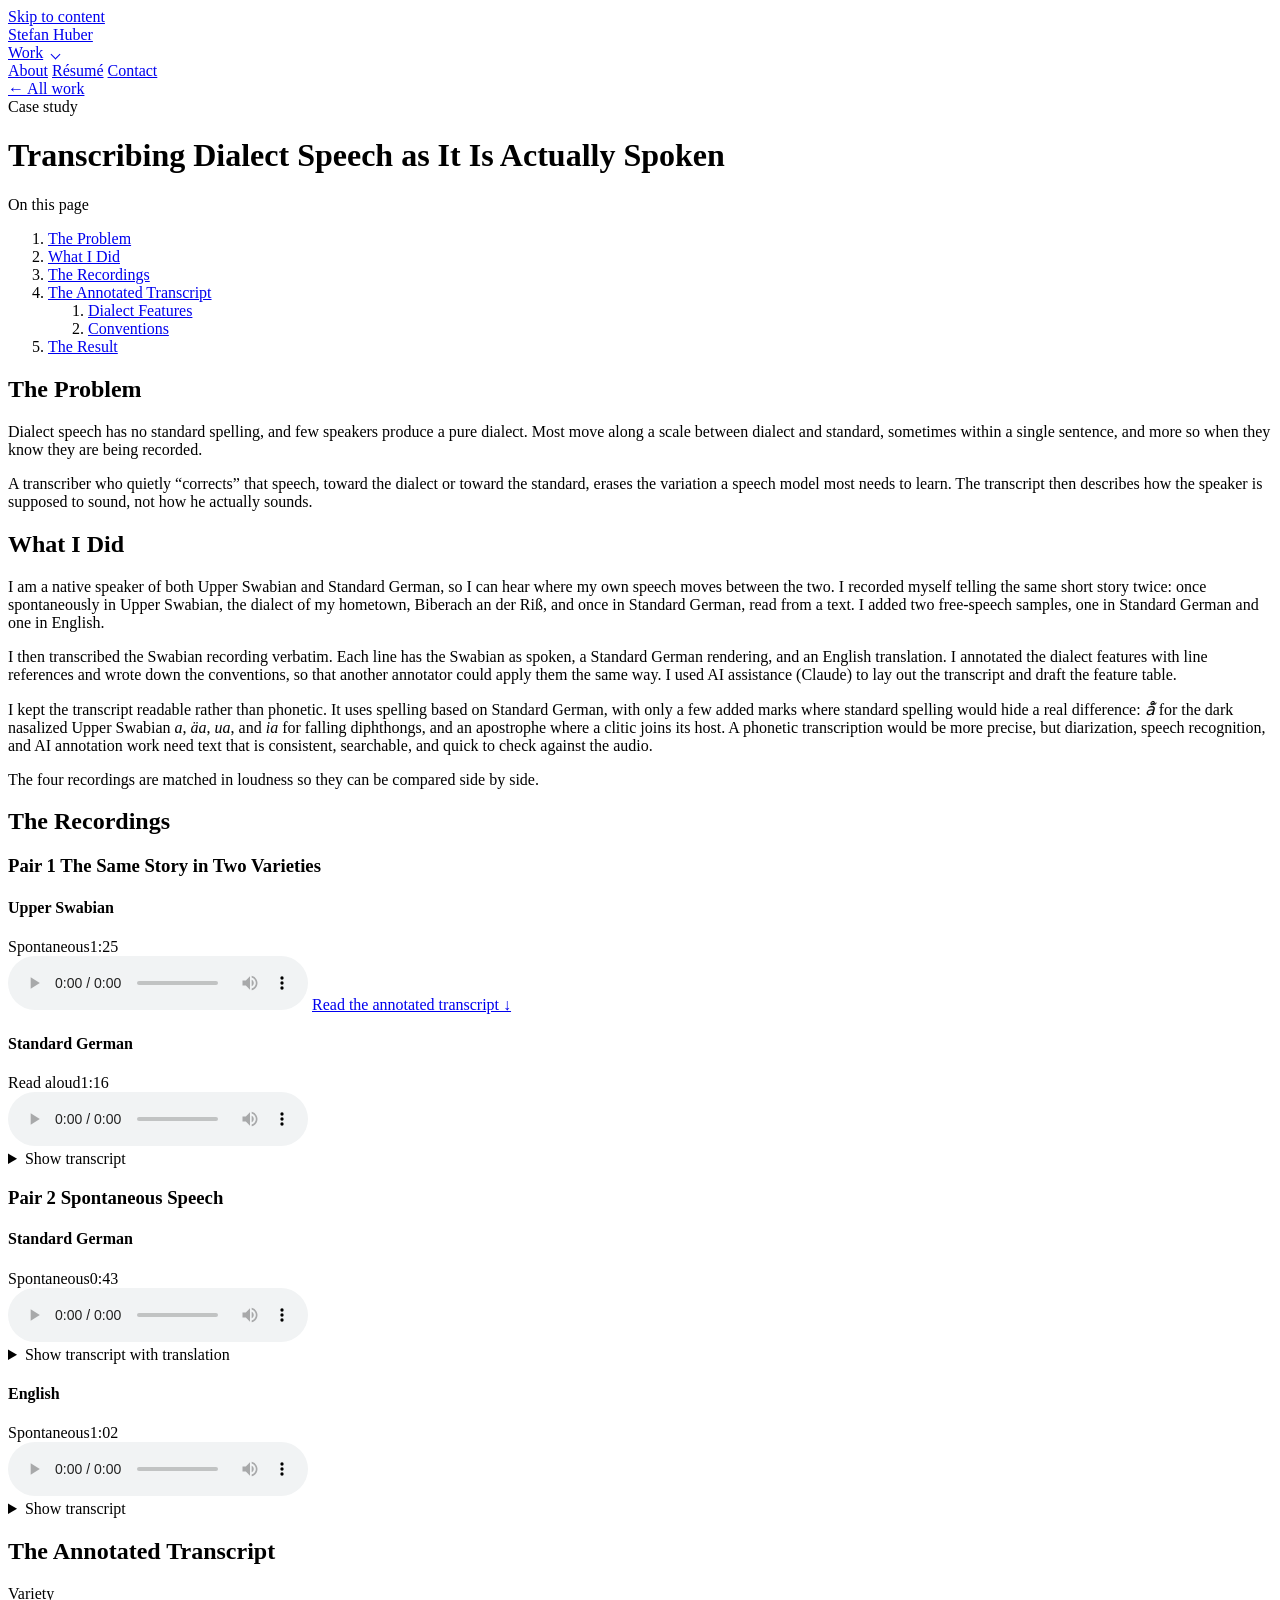
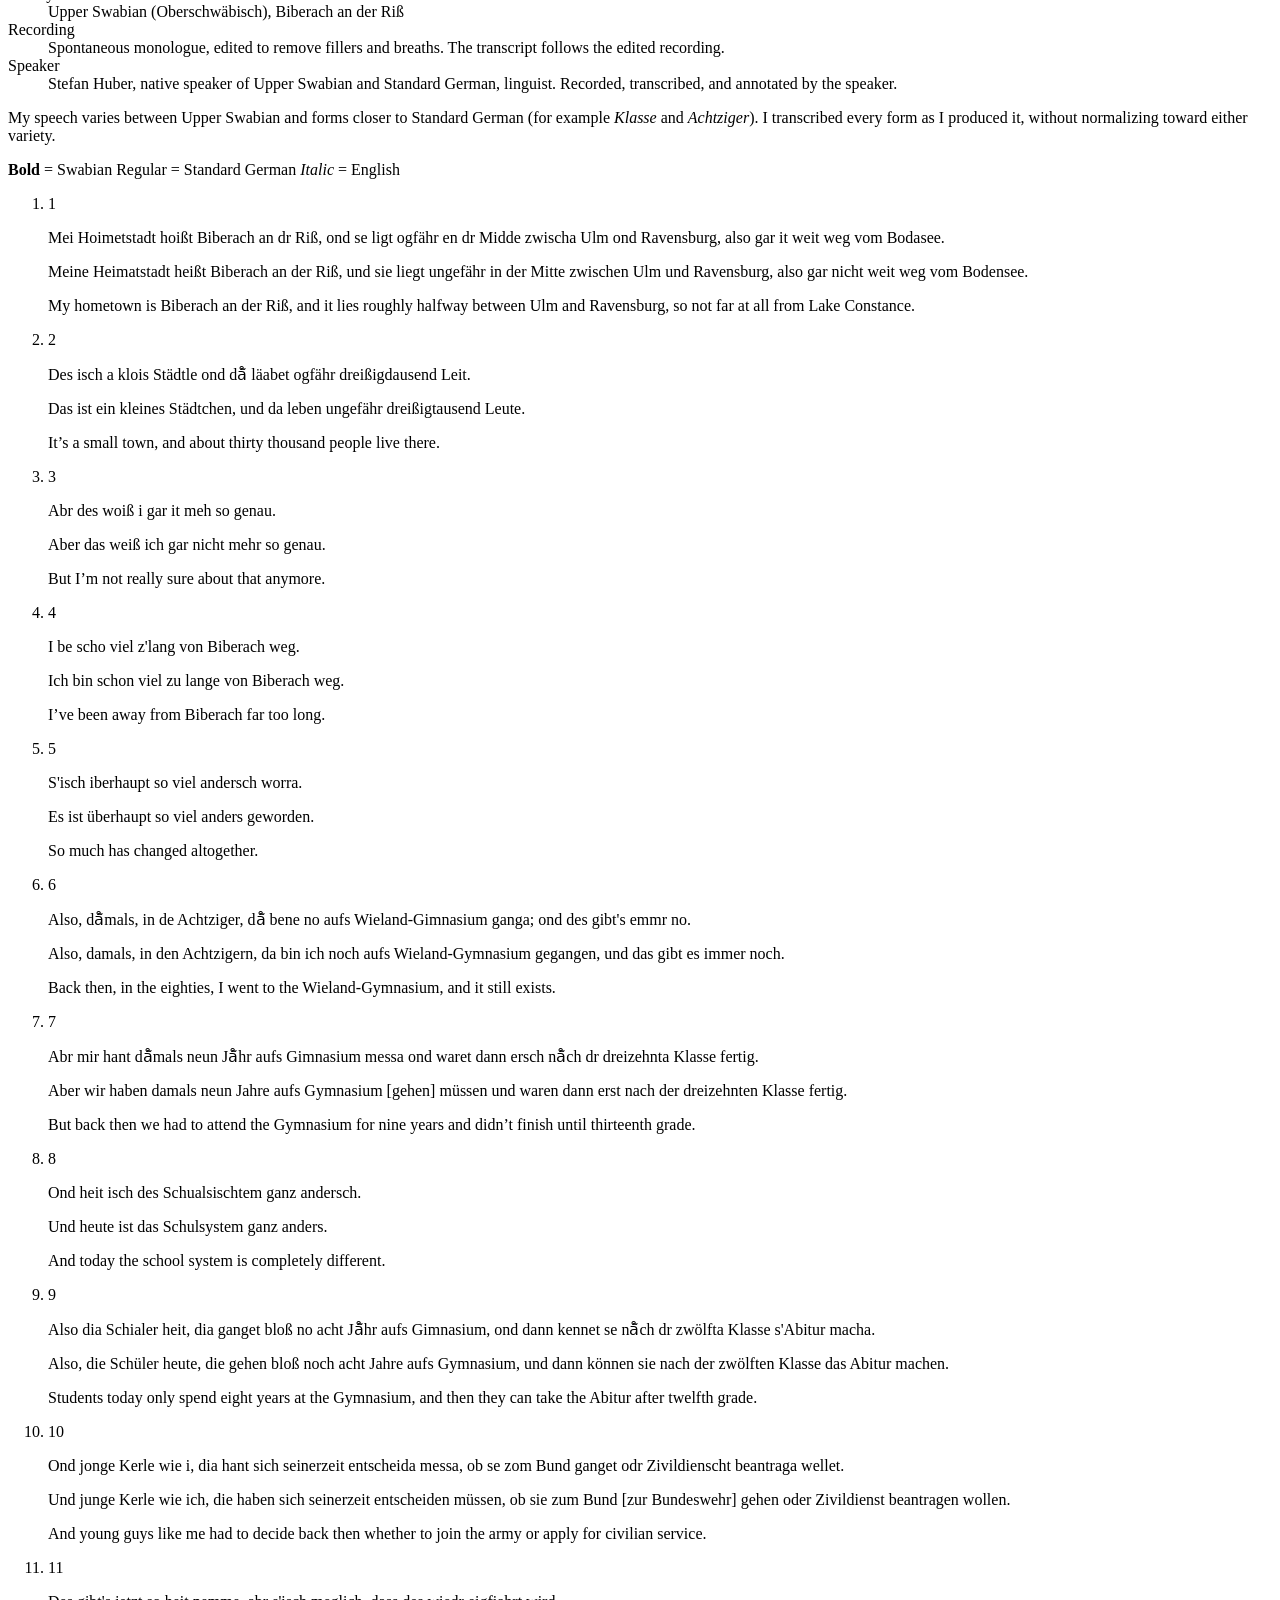
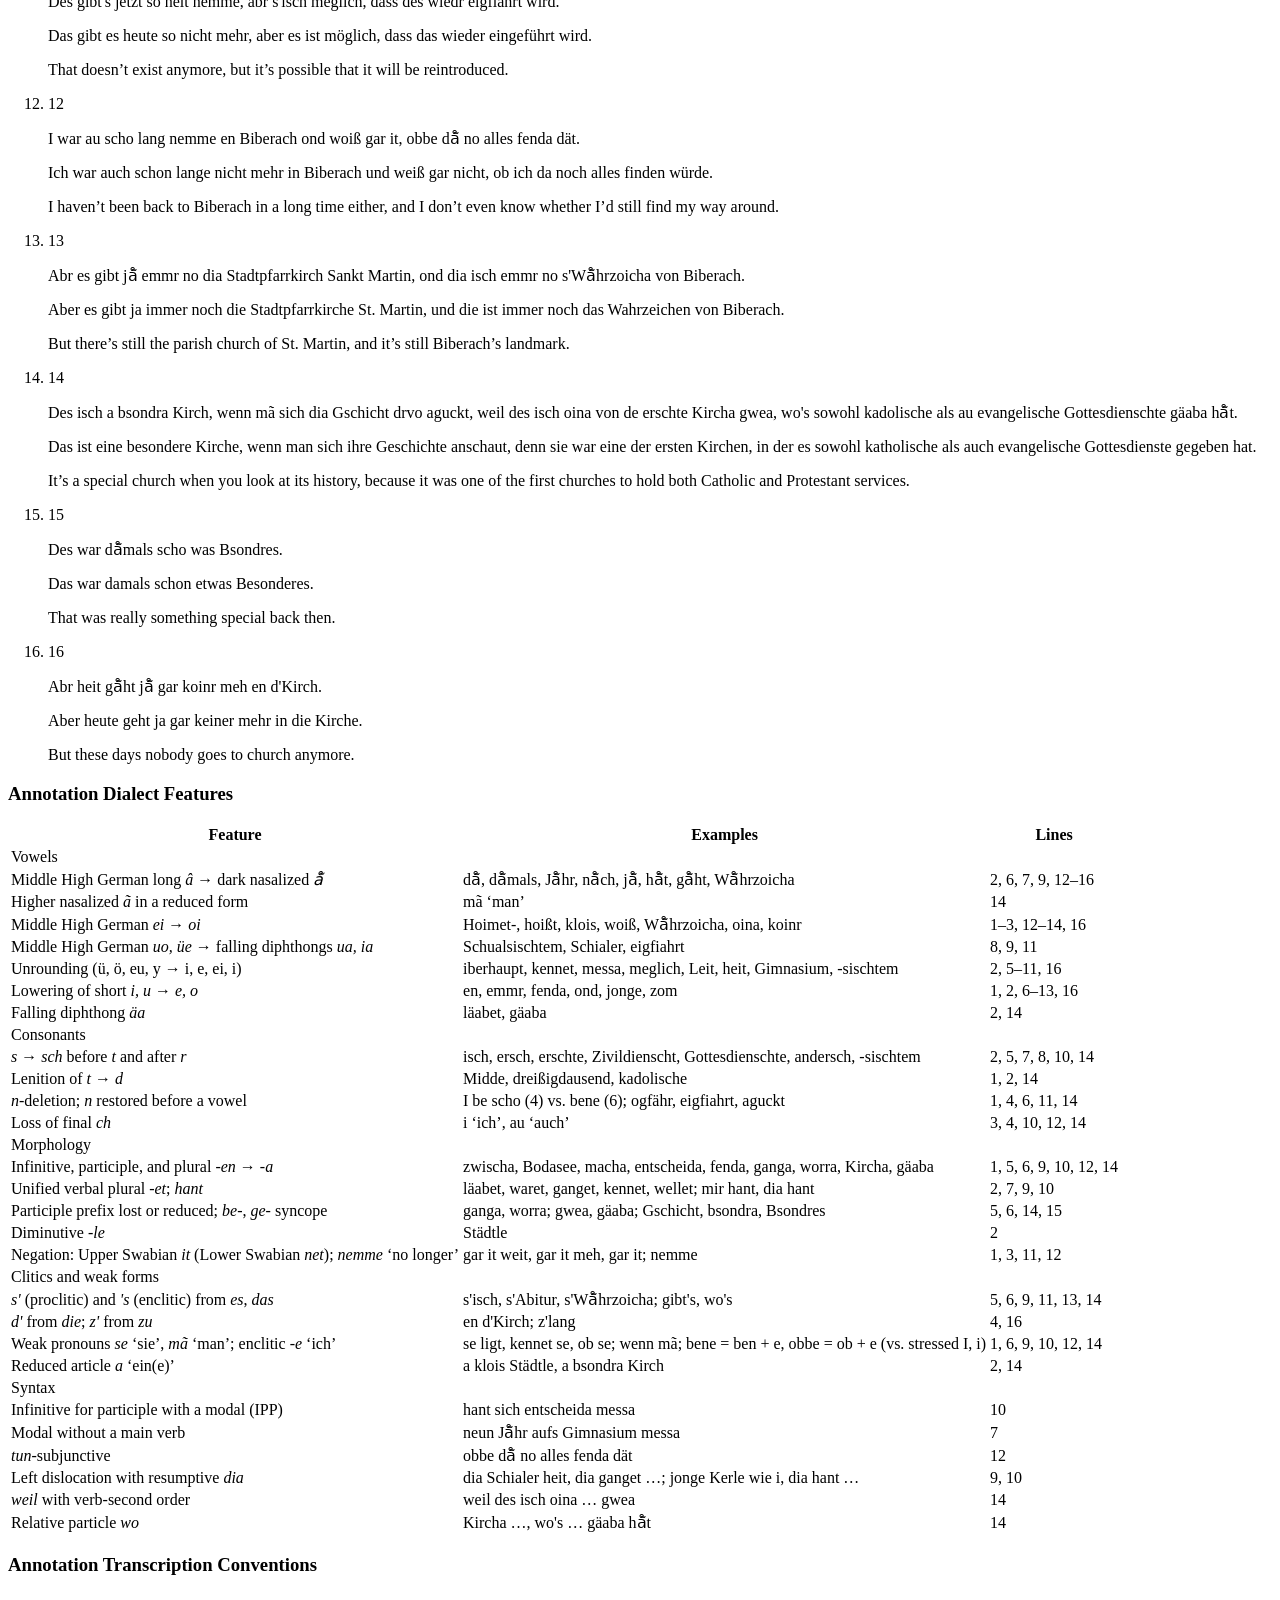
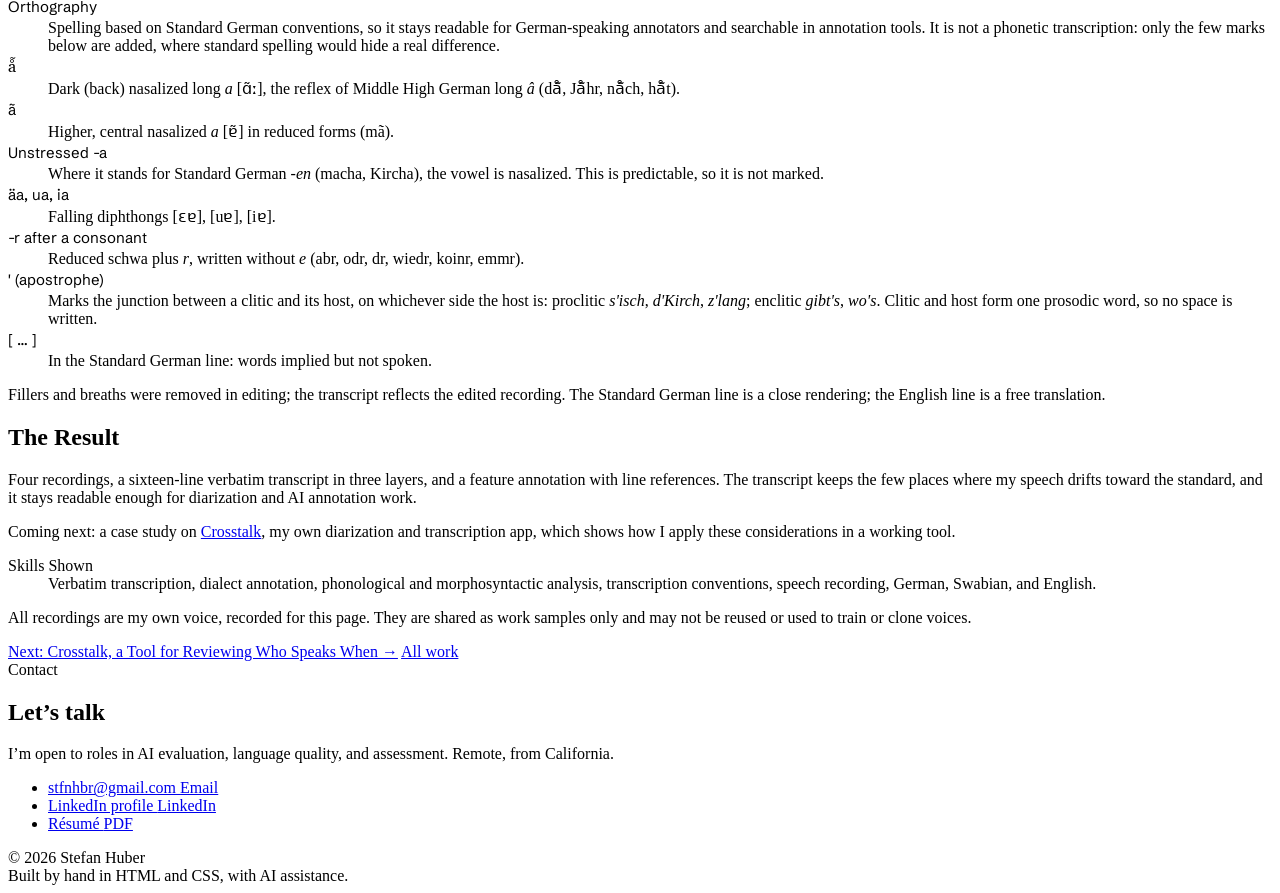
<file: work/dialect-audio/dialect-audio-case-study.html>
<!doctype html>
<html lang="en">
<head>
  <meta charset="utf-8">
  <meta name="viewport" content="width=device-width, initial-scale=1">
  <title>Transcribing Dialect Speech as It Is Actually Spoken | Stefan Huber</title>
  <meta name="description" content="Case study: four recordings in Upper Swabian, Standard German, and English, with a verbatim, annotated dialect transcript.">
  <link rel="canonical" href="https://stfnhbr.online/work/dialect-audio/dialect-audio-case-study.html">
  <meta property="og:type" content="website">
  <meta property="og:site_name" content="Stefan Huber">
  <meta property="og:title" content="Transcribing Dialect Speech as It Is Actually Spoken | Stefan Huber">
  <meta property="og:description" content="Case study: four recordings in Upper Swabian, Standard German, and English, with a verbatim, annotated dialect transcript.">
  <meta property="og:url" content="https://stfnhbr.online/work/dialect-audio/dialect-audio-case-study.html">
  <meta property="og:image" content="https://stfnhbr.online/social-card-3.jpg">
  <meta property="og:image:width" content="1200">
  <meta property="og:image:height" content="627">
  <meta property="og:image:alt" content="Stefan Huber, Ph.D.: Careful judgment, made repeatable. Linguist in AI evaluation.">
  <meta name="twitter:card" content="summary_large_image">
  <link rel="preconnect" href="https://fonts.googleapis.com">
  <link rel="preconnect" href="https://fonts.gstatic.com" crossorigin>
  <link rel="stylesheet" href="https://fonts.googleapis.com/css2?family=IBM+Plex+Mono:wght@400;500&amp;family=Schibsted+Grotesk:wght@400;500;600;700&amp;family=Source+Serif+4:ital,opsz,wght@0,8..60,400;0,8..60,600;1,8..60,400&amp;display=swap">
<link rel="stylesheet" href="https://stfnhbr.online/styles.css?v=2026-10-26c">
  <link rel="stylesheet" href="/nav.css">
  <link rel="icon" href="/favicon.svg" type="image/svg+xml">
  <link rel="icon" href="/favicon.ico" sizes="48x48">
  <link rel="apple-touch-icon" href="/apple-touch-icon.png">
  <style>
    /* Conventions list: the labels are dialect forms and symbols, so they keep their
       case and match the first column of the Dialect Features table. */
    .rows.conv dt { font-family: var(--sans); font-size: 15px; font-weight: 400; line-height: 1.6;
                    letter-spacing: 0; text-transform: none; color: var(--ink); }
  </style>
</head>
<body>

  <a class="skip" href="#main">Skip to content</a>

  <header class="site-header">
    <div class="wrap">
      <a class="site-name" href="/">Stefan Huber</a>
      <nav class="site-nav" aria-label="Main">
        <div class="nav-item has-sub">
          <a href="/work/work-overview.html" aria-current="page">Work</a>
          <div class="submenu">
            <a href="/work/work-overview.html"><span class="sub-kicker">Overview</span>All work</a>
            <span class="sub-rule" aria-hidden="true"></span>
            <a href="/work/rubric/rubric-case-study.html"><span class="sub-kicker">01 &middot; Define quality</span>From guideline to rubric</a>
            <a href="/work/test-items/test-items-case-study.html"><span class="sub-kicker">02 &middot; Test precisely</span>Test items with one answer</a>
            <a href="/work/dialect-audio/dialect-audio-case-study.html" class="current"><span class="sub-kicker">03 &middot; Listen closely</span>Dialect speech, transcribed</a>
            <a href="/work/crosstalk/crosstalk-case-study.html"><span class="sub-kicker">04 &middot; Build tools</span>Crosstalk <span class="sub-tag">Coming soon</span></a>
          </div>
        </div>
        <a href="/about/about.html">About</a>
        <a href="/resume.pdf" target="_blank" rel="noopener">R&eacute;sum&eacute;</a>
        <a href="#contact">Contact</a>
      </nav>
    </div>
  </header>

  <main id="main">
    <div class="wrap page-title">
      <a class="back" href="/work/work-overview.html">&larr; All work</a>
      <div class="card-meta">
        <div class="label">Case study</div>
      </div>
      <h1>Transcribing Dialect Speech as It Is Actually Spoken</h1>
    </div>

    <div class="wrap layout">

      <nav class="toc" aria-label="On this page">
        <div class="label">On this page</div>
        <ol>
          <li><a href="#problem">The Problem</a></li>
          <li><a href="#method">What I Did</a></li>
          <li><a href="#recordings">The Recordings</a></li>
          <li><a href="#transcript">The Annotated Transcript</a>
            <ol>
              <li><a href="#features">Dialect Features</a></li>
              <li><a href="#conventions">Conventions</a></li>
            </ol>
          </li>
          <li><a href="#result">The Result</a></li>
        </ol>
      </nav>

      <article class="content">

        <section id="problem" class="prose">
          <h2>The Problem</h2>
          <p>Dialect speech has no standard spelling, and few speakers produce a pure dialect. Most move along a scale between dialect and standard, sometimes within a single sentence, and more so when they know they are being recorded.</p>
          <p>A transcriber who quietly &ldquo;corrects&rdquo; that speech, toward the dialect or toward the standard, erases the variation a speech model most needs to learn. The transcript then describes how the speaker is supposed to sound, not how he actually sounds.</p>
        </section>

        <section id="method" class="prose">
          <h2>What I Did</h2>
          <p>I am a native speaker of both Upper Swabian and Standard German, so I can hear where my own speech moves between the two. I recorded myself telling the same short story twice: once spontaneously in Upper Swabian, the dialect of my hometown, Biberach an der Ri&szlig;, and once in Standard German, read from a text. I added two free-speech samples, one in Standard German and one in English.</p>
          <p>I then transcribed the Swabian recording verbatim. Each line has the Swabian as spoken, a Standard German rendering, and an English translation. I annotated the dialect features with line references and wrote down the conventions, so that another annotator could apply them the same way. I used AI assistance (Claude) to lay out the transcript and draft the feature table.</p>
          <p>I kept the transcript readable rather than phonetic. It uses spelling based on Standard German, with only a few added marks where standard spelling would hide a real difference: <i lang="swg">å̃</i> for the dark nasalized Upper Swabian <i>a</i>, <i lang="swg">&auml;a</i>, <i lang="swg">ua</i>, and <i lang="swg">ia</i> for falling diphthongs, and an apostrophe where a clitic joins its host. A phonetic transcription would be more precise, but diarization, speech recognition, and AI annotation work need text that is consistent, searchable, and quick to check against the audio.</p>
          <p>The four recordings are matched in loudness so they can be compared side by side.</p>
        </section>

        <section id="recordings" class="prose wide">
          <h2>The Recordings</h2>

          <h3 class="subhead"><span class="kicker">Pair 1</span> The Same Story in Two Varieties</h3>
          <div class="players">
            <div class="player">
              <h4>Upper Swabian</h4>
              <div class="meta"><span>Spontaneous</span><span>1:25</span></div>
              <audio controls preload="metadata" src="https://stfnhbr.online/work/dialect-audio/audio/swabian-free.mp3">Your browser cannot play this recording.</audio>
              <a class="text-link" href="#transcript">Read the annotated transcript &darr;</a>
            </div>
            <div class="player">
              <h4>Standard German</h4>
              <div class="meta"><span>Read aloud</span><span>1:16</span></div>
              <audio controls preload="metadata" src="https://stfnhbr.online/work/dialect-audio/audio/standard-german-read.mp3">Your browser cannot play this recording.</audio>
              <details class="reveal">
                <summary>Show transcript</summary>
                <ol class="seg reveal-body">
                  <li><span lang="de">Meine Heimatstadt heißt Biberach an der Riß, und sie liegt ungefähr in der Mitte zwischen Ulm und Ravensburg, also gar nicht weit weg vom Bodensee.</span></li>
                  <li><span lang="de">Das ist ein kleines Städtchen mit ungefähr dreißigtausend Einwohnern.</span></li>
                  <li><span lang="de">Aber so genau weiß ich das gar nicht mehr. Ich bin schon viel zu lange von Biberach weg.</span></li>
                  <li><span lang="de">Überhaupt hat sich so vieles verändert.</span></li>
                  <li><span lang="de">Damals, in den Achtzigern, ging ich aufs Wieland-Gymnasium; das gibt es nach wie vor.</span></li>
                  <li><span lang="de">Wir mussten damals neun Jahre aufs Gymnasium gehen und waren erst nach der dreizehnten Klasse fertig.</span></li>
                  <li><span lang="de">Heutzutage ist das Schulsystem ganz anders:</span></li>
                  <li><span lang="de">Die Schüler gehen nur noch acht Jahre aufs Gymnasium und können dann nach der zwölften Klasse das Abitur machen.</span></li>
                  <li><span lang="de">Junge Männer wie ich mussten sich seinerzeit auch entscheiden, danach zum Bund zu gehen oder Zivildienst zu beantragen.</span></li>
                  <li><span lang="de">Das gibt es heute nicht mehr, aber es ist möglich, dass es wieder eingeführt wird.</span></li>
                  <li><span lang="de">Ich war schon lang nicht mehr in Biberach und ich weiß gar nicht, ob ich dort noch alles finden würde.</span></li>
                  <li><span lang="de">Aber die Stadtpfarrkirche Sankt Martin existiert immer noch, und sie ist Biberachs Wahrzeichen geblieben.</span></li>
                  <li><span lang="de">Sie ist eine besondere Kirche, wenn man sich ihre Geschichte anschaut, denn sie war eine der ersten Kirchen, in der sowohl katholische als auch evangelische Gottesdienste gehalten wurden.</span></li>
                  <li><span lang="de">Aber heute geht ja niemand mehr in die Kirche.</span></li>
                </ol>
              </details>
            </div>
          </div>

          <h3 class="subhead"><span class="kicker">Pair 2</span> Spontaneous Speech</h3>
          <div class="players">
            <div class="player">
              <h4>Standard German</h4>
              <div class="meta"><span>Spontaneous</span><span>0:43</span></div>
              <audio controls preload="metadata" src="https://stfnhbr.online/work/dialect-audio/audio/standard-german-free.mp3">Your browser cannot play this recording.</audio>
              <details class="reveal">
                <summary>Show transcript with translation</summary>
                <ol class="seg reveal-body">
                  <li><span><span lang="de">Jetzt fragen sich vielleicht einige, warum ich seinerzeit aus Biberach weggezogen bin.</span><span class="tr">Now some of you may be wondering why I moved away from Biberach back then.</span></span></li>
                  <li><span><span lang="de">Nun, ich hab Zivildienst gemacht, und zwar in München.</span><span class="tr">Well, I did my civilian service, in Munich.</span></span></li>
                  <li><span><span lang="de">Das war eine tolle Zeit und danach wollte ich studieren und habe in Tübingen angefangen.</span><span class="tr">That was a great time, and afterwards I wanted to go to university, and I started in Tübingen.</span></span></li>
                  <li><span><span lang="de">Später hat es mich nach Schweden verschlagen, an die Universität in Lund in Südschweden.</span><span class="tr">Later I ended up in Sweden, at the university in Lund in southern Sweden.</span></span></li>
                  <li><span><span lang="de">Dort habe ich Linguistik studiert und dann auch meinen Doktor in Linguistik gemacht.</span><span class="tr">There I studied linguistics and then also earned my doctorate in linguistics.</span></span></li>
                  <li><span><span lang="de">Dann bin ich in die USA gezogen und war zunächst als Lehrender an der University of South Florida in Tampa tätig.</span><span class="tr">Then I moved to the US and first worked as an instructor at the University of South Florida in Tampa.</span></span></li>
                  <li><span><span lang="de">Letztes Jahr bin ich nach Kalifornien gezogen.</span><span class="tr">Last year I moved to California.</span></span></li>
                  <li><span><span lang="de">Ich unterrichte heute nicht mehr, sondern arbeite hauptsächlich im Bereich KI.</span><span class="tr">I no longer teach; today I work mainly in AI.</span></span></li>
                </ol>
              </details>
            </div>
            <div class="player">
              <h4>English</h4>
              <div class="meta"><span>Spontaneous</span><span>1:02</span></div>
              <audio controls preload="metadata" src="https://stfnhbr.online/work/dialect-audio/audio/english-free.mp3">Your browser cannot play this recording.</audio>
              <details class="reveal">
                <summary>Show transcript</summary>
                <ol class="seg reveal-body">
                  <li><span lang="en">I grew up in Biberach, a small town in Upper Swabia, and Swabian was my first, truly native language.</span></li>
                  <li><span lang="en">But I left Germany over 30 years ago, first for Sweden, then for the United States, and today I only occasionally speak the dialect, mostly with members of my family on the phone.</span></li>
                  <li><span lang="en">When listening to my own recording, I notice that Standard German slips in sometimes.</span></li>
                  <li><span lang="en">For instance, I say “und” where a Swabian would say “ond”, and I also keep the unstressed ending in a word like <i lang="de">Klasse</i>.</span></li>
                  <li><span lang="en">The funny thing is, the harder I try to concentrate, the more standard comes in. But I guess this is normal.</span></li>
                  <li><span lang="en">Most dialect speakers move on a scale between the dialect and the standard, especially when put on the spot, like for a recording.</span></li>
                  <li><span lang="en">This is also the approach that I applied to the transcription.</span></li>
                  <li><span lang="en">I transcribed what I actually said rather than what the purest form of the dialect may have sounded like.</span></li>
                </ol>
              </details>
            </div>
          </div>
        </section>

        <section id="transcript" class="prose wide">
          <h2>The Annotated Transcript</h2>
          <dl class="rows">
            <dt>Variety</dt>
            <dd>Upper Swabian (Oberschw&auml;bisch), Biberach an der Ri&szlig;</dd>
            <dt>Recording</dt>
            <dd>Spontaneous monologue, edited to remove fillers and breaths. The transcript follows the edited recording.</dd>
            <dt>Speaker</dt>
            <dd>Stefan Huber, native speaker of Upper Swabian and Standard German, linguist. Recorded, transcribed, and annotated by the speaker.</dd>
          </dl>
          <p>My speech varies between Upper Swabian and forms closer to Standard German (for example <i lang="de">Klasse</i> and <i lang="de">Achtziger</i>). I transcribed every form as I produced it, without normalizing toward either variety.</p>
          <div class="legend">
            <span><strong>Bold</strong> = Swabian</span>
            <span>Regular = Standard German</span>
            <span><em>Italic</em> = English</span>
          </div>
          <ol class="lines">
          <li id="l1"><span class="n">1</span><div><p class="sw" lang="swg">Mei Hoimetstadt hoißt Biberach an dr Riß, ond se ligt ogfähr en dr Midde zwischa Ulm ond Ravensburg, also gar it weit weg vom Bodasee.</p><p class="de" lang="de">Meine Heimatstadt heißt Biberach an der Riß, und sie liegt ungefähr in der Mitte zwischen Ulm und Ravensburg, also gar nicht weit weg vom Bodensee.</p><p class="en">My hometown is Biberach an der Riß, and it lies roughly halfway between Ulm and Ravensburg, so not far at all from Lake Constance.</p></div></li>
          <li id="l2"><span class="n">2</span><div><p class="sw" lang="swg">Des isch a klois Städtle ond då̃ läabet ogfähr dreißigdausend Leit.</p><p class="de" lang="de">Das ist ein kleines Städtchen, und da leben ungefähr dreißigtausend Leute.</p><p class="en">It’s a small town, and about thirty thousand people live there.</p></div></li>
          <li id="l3"><span class="n">3</span><div><p class="sw" lang="swg">Abr des woiß i gar it meh so genau.</p><p class="de" lang="de">Aber das weiß ich gar nicht mehr so genau.</p><p class="en">But I’m not really sure about that anymore.</p></div></li>
          <li id="l4"><span class="n">4</span><div><p class="sw" lang="swg">I be scho viel z'lang von Biberach weg.</p><p class="de" lang="de">Ich bin schon viel zu lange von Biberach weg.</p><p class="en">I’ve been away from Biberach far too long.</p></div></li>
          <li id="l5"><span class="n">5</span><div><p class="sw" lang="swg">S'isch iberhaupt so viel andersch worra.</p><p class="de" lang="de">Es ist überhaupt so viel anders geworden.</p><p class="en">So much has changed altogether.</p></div></li>
          <li id="l6"><span class="n">6</span><div><p class="sw" lang="swg">Also, då̃mals, in de Achtziger, då̃ bene no aufs Wieland-Gimnasium ganga; ond des gibt's emmr no.</p><p class="de" lang="de">Also, damals, in den Achtzigern, da bin ich noch aufs Wieland-Gymnasium gegangen, und das gibt es immer noch.</p><p class="en">Back then, in the eighties, I went to the Wieland-Gymnasium, and it still exists.</p></div></li>
          <li id="l7"><span class="n">7</span><div><p class="sw" lang="swg">Abr mir hant då̃mals neun Jå̃hr aufs Gimnasium messa ond waret dann ersch nå̃ch dr dreizehnta Klasse fertig.</p><p class="de" lang="de">Aber wir haben damals neun Jahre aufs Gymnasium <span class="impl">[gehen]</span> müssen und waren dann erst nach der dreizehnten Klasse fertig.</p><p class="en">But back then we had to attend the Gymnasium for nine years and didn’t finish until thirteenth grade.</p></div></li>
          <li id="l8"><span class="n">8</span><div><p class="sw" lang="swg">Ond heit isch des Schualsischtem ganz andersch.</p><p class="de" lang="de">Und heute ist das Schulsystem ganz anders.</p><p class="en">And today the school system is completely different.</p></div></li>
          <li id="l9"><span class="n">9</span><div><p class="sw" lang="swg">Also dia Schialer heit, dia ganget bloß no acht Jå̃hr aufs Gimnasium, ond dann kennet se nå̃ch dr zwölfta Klasse s'Abitur macha.</p><p class="de" lang="de">Also, die Schüler heute, die gehen bloß noch acht Jahre aufs Gymnasium, und dann können sie nach der zwölften Klasse das Abitur machen.</p><p class="en">Students today only spend eight years at the Gymnasium, and then they can take the Abitur after twelfth grade.</p></div></li>
          <li id="l10"><span class="n">10</span><div><p class="sw" lang="swg">Ond jonge Kerle wie i, dia hant sich seinerzeit entscheida messa, ob se zom Bund ganget odr Zivildienscht beantraga wellet.</p><p class="de" lang="de">Und junge Kerle wie ich, die haben sich seinerzeit entscheiden müssen, ob sie zum Bund <span class="impl">[zur Bundeswehr]</span> gehen oder Zivildienst beantragen wollen.</p><p class="en">And young guys like me had to decide back then whether to join the army or apply for civilian service.</p></div></li>
          <li id="l11"><span class="n">11</span><div><p class="sw" lang="swg">Des gibt's jetzt so heit nemme, abr s'isch meglich, dass des wiedr eigfiahrt wird.</p><p class="de" lang="de">Das gibt es heute so nicht mehr, aber es ist möglich, dass das wieder eingeführt wird.</p><p class="en">That doesn’t exist anymore, but it’s possible that it will be reintroduced.</p></div></li>
          <li id="l12"><span class="n">12</span><div><p class="sw" lang="swg">I war au scho lang nemme en Biberach ond woiß gar it, obbe då̃ no alles fenda dät.</p><p class="de" lang="de">Ich war auch schon lange nicht mehr in Biberach und weiß gar nicht, ob ich da noch alles finden würde.</p><p class="en">I haven’t been back to Biberach in a long time either, and I don’t even know whether I’d still find my way around.</p></div></li>
          <li id="l13"><span class="n">13</span><div><p class="sw" lang="swg">Abr es gibt jå̃ emmr no dia Stadtpfarrkirch Sankt Martin, ond dia isch emmr no s'Wå̃hrzoicha von Biberach.</p><p class="de" lang="de">Aber es gibt ja immer noch die Stadtpfarrkirche St. Martin, und die ist immer noch das Wahrzeichen von Biberach.</p><p class="en">But there’s still the parish church of St. Martin, and it’s still Biberach’s landmark.</p></div></li>
          <li id="l14"><span class="n">14</span><div><p class="sw" lang="swg">Des isch a bsondra Kirch, wenn mã sich dia Gschicht drvo aguckt, weil des isch oina von de erschte Kircha gwea, wo's sowohl kadolische als au evangelische Gottesdienschte gäaba hå̃t.</p><p class="de" lang="de">Das ist eine besondere Kirche, wenn man sich ihre Geschichte anschaut, denn sie war eine der ersten Kirchen, in der es sowohl katholische als auch evangelische Gottesdienste gegeben hat.</p><p class="en">It’s a special church when you look at its history, because it was one of the first churches to hold both Catholic and Protestant services.</p></div></li>
          <li id="l15"><span class="n">15</span><div><p class="sw" lang="swg">Des war då̃mals scho was Bsondres.</p><p class="de" lang="de">Das war damals schon etwas Besonderes.</p><p class="en">That was really something special back then.</p></div></li>
          <li id="l16"><span class="n">16</span><div><p class="sw" lang="swg">Abr heit gå̃ht jå̃ gar koinr meh en d'Kirch.</p><p class="de" lang="de">Aber heute geht ja gar keiner mehr in die Kirche.</p><p class="en">But these days nobody goes to church anymore.</p></div></li>
          </ol>

          <h3 class="subhead" id="features"><span class="kicker">Annotation</span> Dialect Features</h3>
          <div class="table-scroll">
            <table>
              <thead>
                <tr><th scope="col">Feature</th><th scope="col">Examples</th><th scope="col" class="narrow">Lines</th></tr>
              </thead>
              <tbody>
                <tr class="grp"><td colspan="3">Vowels</td></tr>
                <tr><td>Middle High German long <i>&acirc;</i> &rarr; dark nasalized <i>å̃</i></td><td class="ex" lang="swg">då̃, då̃mals, Jå̃hr, nå̃ch, jå̃, hå̃t, gå̃ht, Wå̃hrzoicha</td><td>2, 6, 7, 9, 12&ndash;16</td></tr>
                <tr><td>Higher nasalized <i>&atilde;</i> in a reduced form</td><td class="ex" lang="swg">m&atilde; &lsquo;man&rsquo;</td><td>14</td></tr>
                <tr><td>Middle High German <i>ei</i> &rarr; <i>oi</i></td><td class="ex" lang="swg">Hoimet-, hoi&szlig;t, klois, woi&szlig;, Wå̃hrzoicha, oina, koinr</td><td>1&ndash;3, 12&ndash;14, 16</td></tr>
                <tr><td>Middle High German <i>uo, &uuml;e</i> &rarr; falling diphthongs <i>ua, ia</i></td><td class="ex" lang="swg">Schualsischtem, Schialer, eigfiahrt</td><td>8, 9, 11</td></tr>
                <tr><td>Unrounding (&uuml;, &ouml;, eu, y &rarr; i, e, ei, i)</td><td class="ex" lang="swg">iberhaupt, kennet, messa, meglich, Leit, heit, Gimnasium, -sischtem</td><td>2, 5&ndash;11, 16</td></tr>
                <tr><td>Lowering of short <i>i, u</i> &rarr; <i>e, o</i></td><td class="ex" lang="swg">en, emmr, fenda, ond, jonge, zom</td><td>1, 2, 6&ndash;13, 16</td></tr>
                <tr><td>Falling diphthong <i>&auml;a</i></td><td class="ex" lang="swg">l&auml;abet, g&auml;aba</td><td>2, 14</td></tr>
                <tr class="grp"><td colspan="3">Consonants</td></tr>
                <tr><td><i>s</i> &rarr; <i>sch</i> before <i>t</i> and after <i>r</i></td><td class="ex" lang="swg">isch, ersch, erschte, Zivildienscht, Gottesdienschte, andersch, -sischtem</td><td>2, 5, 7, 8, 10, 14</td></tr>
                <tr><td>Lenition of <i>t</i> &rarr; <i>d</i></td><td class="ex" lang="swg">Midde, drei&szlig;igdausend, kadolische</td><td>1, 2, 14</td></tr>
                <tr><td><i>n</i>-deletion; <i>n</i> restored before a vowel</td><td class="ex" lang="swg">I be scho (4) vs. bene (6); ogf&auml;hr, eigfiahrt, aguckt</td><td>1, 4, 6, 11, 14</td></tr>
                <tr><td>Loss of final <i>ch</i></td><td class="ex" lang="swg">i &lsquo;ich&rsquo;, au &lsquo;auch&rsquo;</td><td>3, 4, 10, 12, 14</td></tr>
                <tr class="grp"><td colspan="3">Morphology</td></tr>
                <tr><td>Infinitive, participle, and plural <i>-en</i> &rarr; <i>-a</i></td><td class="ex" lang="swg">zwischa, Bodasee, macha, entscheida, fenda, ganga, worra, Kircha, g&auml;aba</td><td>1, 5, 6, 9, 10, 12, 14</td></tr>
                <tr><td>Unified verbal plural <i>-et</i>; <i>hant</i></td><td class="ex" lang="swg">l&auml;abet, waret, ganget, kennet, wellet; mir hant, dia hant</td><td>2, 7, 9, 10</td></tr>
                <tr><td>Participle prefix lost or reduced; <i>be-</i>, <i>ge-</i> syncope</td><td class="ex" lang="swg">ganga, worra; gwea, g&auml;aba; Gschicht, bsondra, Bsondres</td><td>5, 6, 14, 15</td></tr>
                <tr><td>Diminutive <i>-le</i></td><td class="ex" lang="swg">St&auml;dtle</td><td>2</td></tr>
                <tr><td>Negation: Upper Swabian <i>it</i> (Lower Swabian <i>net</i>); <i>nemme</i> &lsquo;no longer&rsquo;</td><td class="ex" lang="swg">gar it weit, gar it meh, gar it; nemme</td><td>1, 3, 11, 12</td></tr>
                <tr class="grp"><td colspan="3">Clitics and weak forms</td></tr>
                <tr><td><i>s'</i> (proclitic) and <i>'s</i> (enclitic) from <i>es</i>, <i>das</i></td><td class="ex" lang="swg">s'isch, s'Abitur, s'Wå̃hrzoicha; gibt's, wo's</td><td>5, 6, 9, 11, 13, 14</td></tr>
                <tr><td><i>d'</i> from <i>die</i>; <i>z'</i> from <i>zu</i></td><td class="ex" lang="swg">en d'Kirch; z'lang</td><td>4, 16</td></tr>
                <tr><td>Weak pronouns <i>se</i> &lsquo;sie&rsquo;, <i>m&atilde;</i> &lsquo;man&rsquo;; enclitic <i>-e</i> &lsquo;ich&rsquo;</td><td class="ex" lang="swg">se ligt, kennet se, ob se; wenn m&atilde;; bene = ben + e, obbe = ob + e (vs. stressed I, i)</td><td>1, 6, 9, 10, 12, 14</td></tr>
                <tr><td>Reduced article <i>a</i> &lsquo;ein(e)&rsquo;</td><td class="ex" lang="swg">a klois St&auml;dtle, a bsondra Kirch</td><td>2, 14</td></tr>
                <tr class="grp"><td colspan="3">Syntax</td></tr>
                <tr><td>Infinitive for participle with a modal (IPP)</td><td class="ex" lang="swg">hant sich entscheida messa</td><td>10</td></tr>
                <tr><td>Modal without a main verb</td><td class="ex" lang="swg">neun Jå̃hr aufs Gimnasium messa</td><td>7</td></tr>
                <tr><td><i>tun</i>-subjunctive</td><td class="ex" lang="swg">obbe då̃ no alles fenda d&auml;t</td><td>12</td></tr>
                <tr><td>Left dislocation with resumptive <i>dia</i></td><td class="ex" lang="swg">dia Schialer heit, dia ganget &hellip;; jonge Kerle wie i, dia hant &hellip;</td><td>9, 10</td></tr>
                <tr><td><i>weil</i> with verb-second order</td><td class="ex" lang="swg">weil des isch oina &hellip; gwea</td><td>14</td></tr>
                <tr><td>Relative particle <i>wo</i></td><td class="ex" lang="swg">Kircha &hellip;, wo's &hellip; g&auml;aba hå̃t</td><td>14</td></tr>
              </tbody>
            </table>
          </div>

          <h3 class="subhead" id="conventions"><span class="kicker">Annotation</span> Transcription Conventions</h3>
          <dl class="rows conv">
            <dt>Orthography</dt>
            <dd>Spelling based on Standard German conventions, so it stays readable for German-speaking annotators and searchable in annotation tools. It is not a phonetic transcription: only the few marks below are added, where standard spelling would hide a real difference.</dd>
            <dt>å̃</dt>
            <dd>Dark (back) nasalized long <i>a</i> [&#593;&#771;&#720;], the reflex of Middle High German long <i>&acirc;</i> (<span lang="swg">då̃, Jå̃hr, nå̃ch, hå̃t</span>).</dd>
            <dt>&atilde;</dt>
            <dd>Higher, central nasalized <i>a</i> [&#592;&#771;] in reduced forms (<span lang="swg">m&atilde;</span>).</dd>
            <dt>Unstressed -a</dt>
            <dd>Where it stands for Standard German <i>-en</i> (<span lang="swg">macha, Kircha</span>), the vowel is nasalized. This is predictable, so it is not marked.</dd>
            <dt>äa, ua, ia</dt>
            <dd>Falling diphthongs [ɛɐ], [uɐ], [iɐ].</dd>
            <dt>-r after a consonant</dt>
            <dd>Reduced schwa plus <i>r</i>, written without <i>e</i> (<span lang="swg">abr, odr, dr, wiedr, koinr, emmr</span>).</dd>
            <dt>' (apostrophe)</dt>
            <dd>Marks the junction between a clitic and its host, on whichever side the host is: proclitic <i lang="swg">s'isch</i>, <i lang="swg">d'Kirch</i>, <i lang="swg">z'lang</i>; enclitic <i lang="swg">gibt's</i>, <i lang="swg">wo's</i>. Clitic and host form one prosodic word, so no space is written.</dd>
            <dt>[ &hellip; ]</dt>
            <dd>In the Standard German line: words implied but not spoken.</dd>
          </dl>
          <p class="footnote">Fillers and breaths were removed in editing; the transcript reflects the edited recording. The Standard German line is a close rendering; the English line is a free translation.</p>
        </section>

        <section id="result" class="prose">
          <h2>The Result</h2>
          <p>Four recordings, a sixteen-line verbatim transcript in three layers, and a feature annotation with line references. The transcript keeps the few places where my speech drifts toward the standard, and it stays readable enough for diarization and AI annotation work.</p>
          <p>Coming next: a case study on <a href="/work/crosstalk/crosstalk-case-study.html">Crosstalk</a>, my own diarization and transcription app, which shows how I apply these considerations in a working tool.</p>
          <dl class="rows skills">
            <dt>Skills Shown</dt>
            <dd>Verbatim transcription, dialect annotation, phonological and morphosyntactic analysis, transcription conventions, speech recording, German, Swabian, and English.</dd>
          </dl>
          <p class="footnote">All recordings are my own voice, recorded for this page. They are shared as work samples only and may not be reused or used to train or clone voices.</p>
        </section>

        <div class="next">
          <a class="text-link" href="/work/crosstalk/crosstalk-case-study.html">Next: Crosstalk, a Tool for Reviewing Who Speaks When &rarr;</a>
          <a class="text-link" href="/work/work-overview.html">All work</a>
        </div>

      </article>

    </div>
  </main>

  <footer class="site-footer" id="contact">
    <div class="wrap">
      <div class="footer-top">
        <div class="footer-intro">
          <div class="label">Contact</div>
          <h2>Let&rsquo;s talk</h2>
          <p>I&rsquo;m open to roles in AI evaluation, language quality, and assessment. Remote, from California.</p>
        </div>
        <ul class="footer-links">
          <li><a href="mailto:stfnhbr@gmail.com">stfnhbr@gmail.com <span>Email</span></a></li>
          <li><a href="https://www.linkedin.com/in/stefan-huber-phd-29161b35/">LinkedIn profile <span>LinkedIn</span></a></li>
          <li><a href="https://stfnhbr.online/resume.pdf" target="_blank" rel="noopener">R&eacute;sum&eacute; <span>PDF</span></a></li>
        </ul>
      </div>
      <div class="footer-bottom">
        <div>&copy; 2026 Stefan Huber</div>
        <div>Built by hand in HTML and CSS, with AI assistance.</div>
      </div>
    </div>
  </footer>

</body>
</html>
</file>
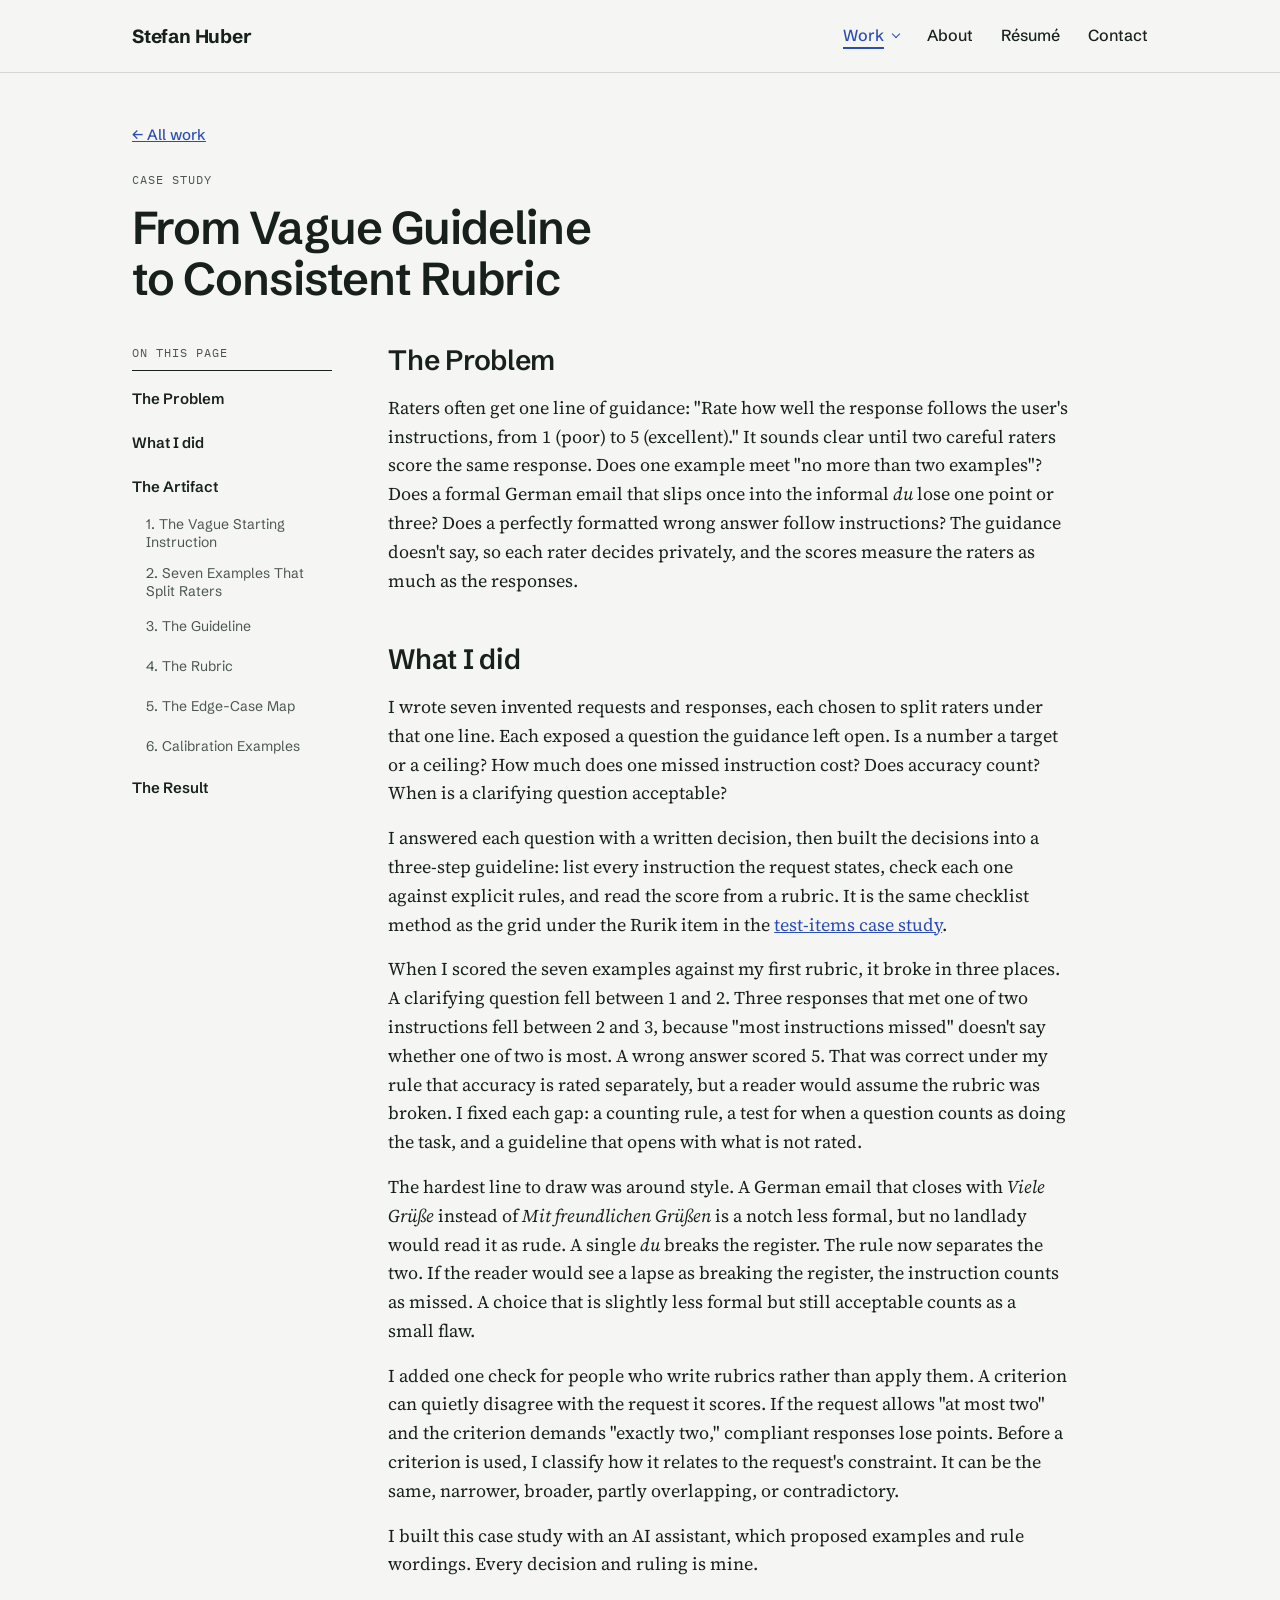
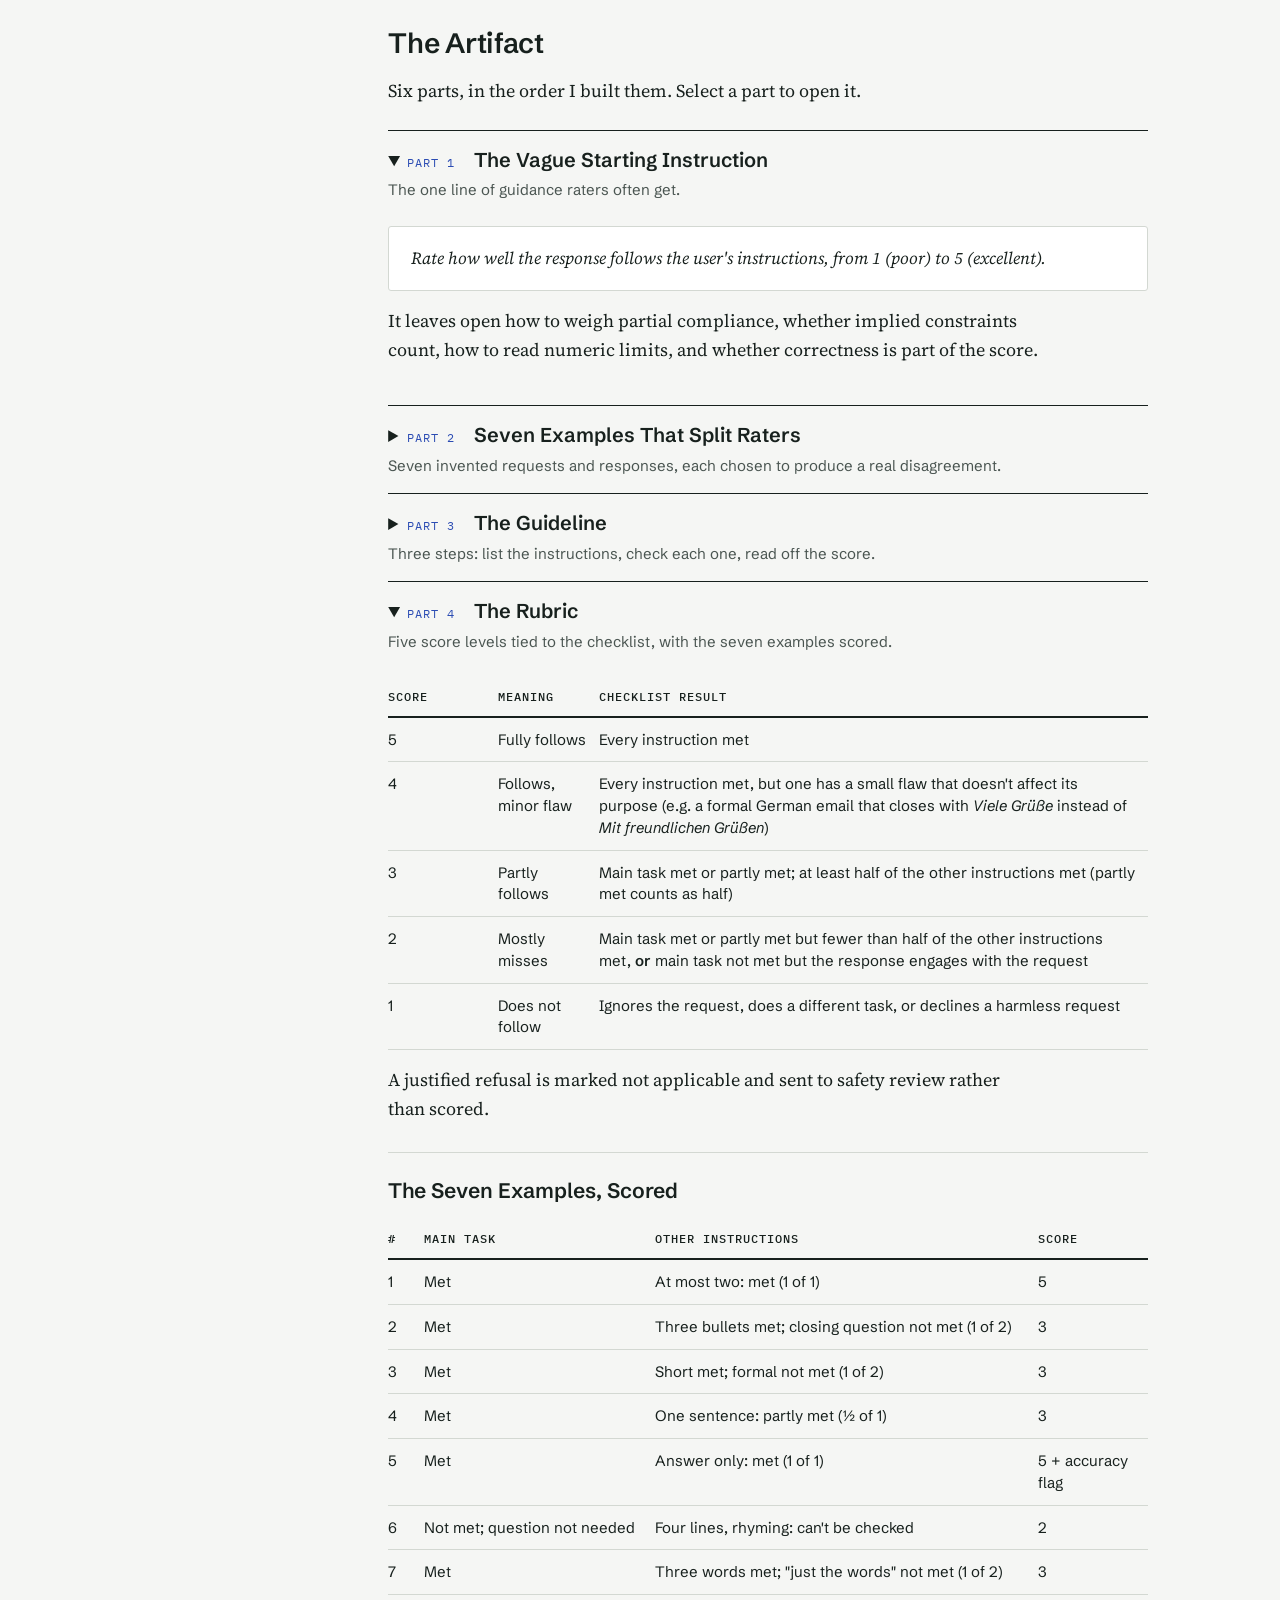
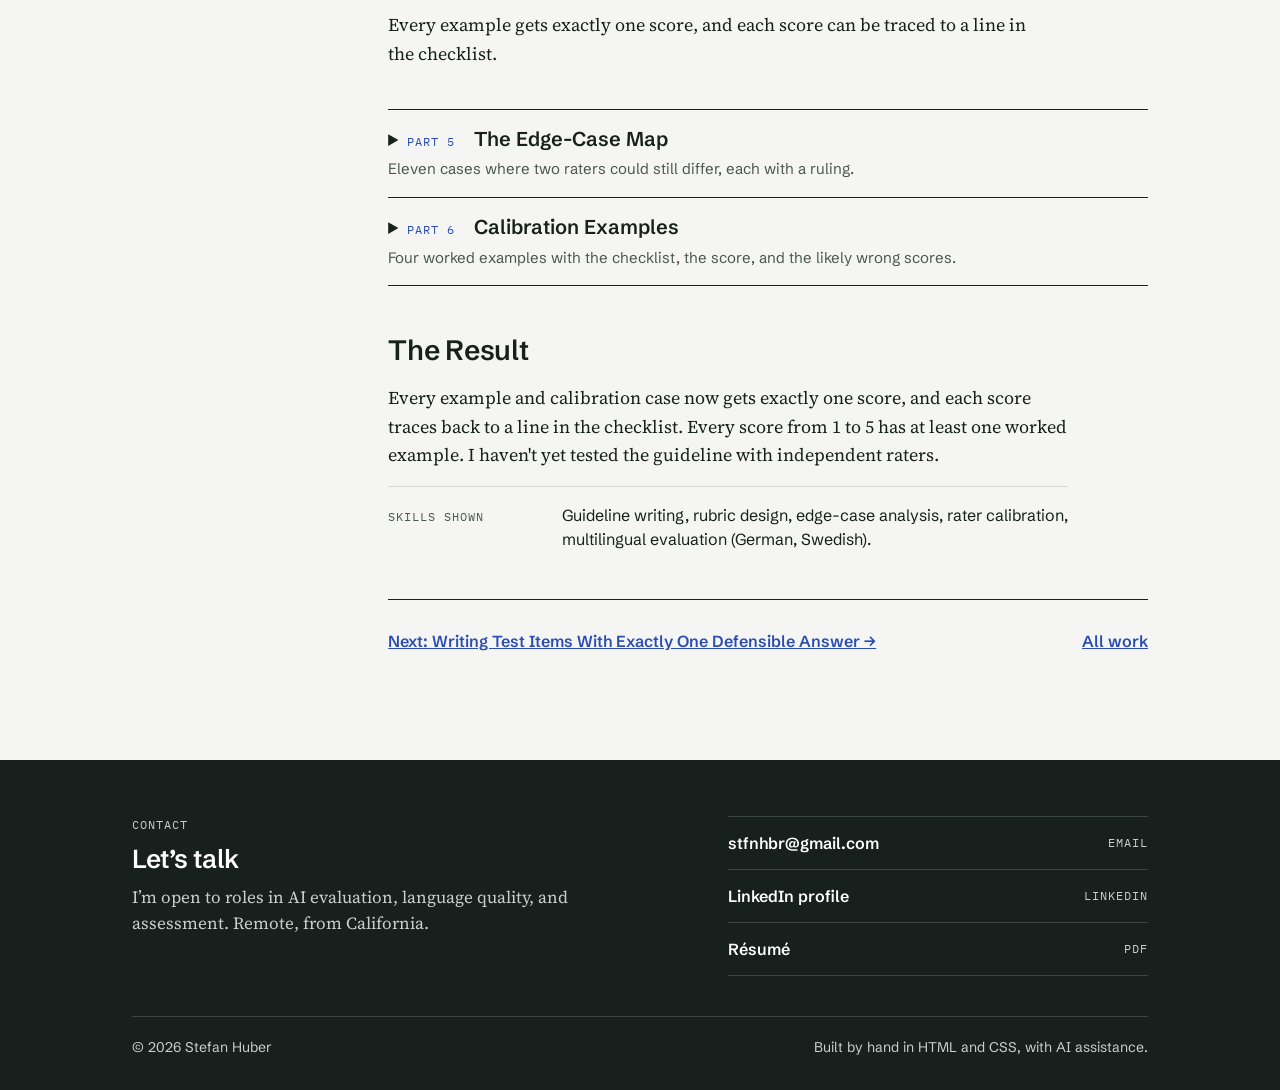
<file: work/rubric/rubric-case-study.html>
<!doctype html>
<html lang="en">
<head>
  <meta charset="utf-8">
  <meta name="viewport" content="width=device-width, initial-scale=1">
  <title>From Vague Guideline to Consistent Rubric | Stefan Huber</title>
  <meta name="description" content="Case study: one line of rating guidance turned into a guideline, a scored rubric, an edge-case map, and calibration examples.">
  <link rel="canonical" href="https://stfnhbr.online/work/rubric/rubric-case-study.html">
  <meta property="og:type" content="website">
  <meta property="og:site_name" content="Stefan Huber">
  <meta property="og:title" content="From Vague Guideline to Consistent Rubric | Stefan Huber">
  <meta property="og:description" content="Case study: one line of rating guidance turned into a guideline, a scored rubric, an edge-case map, and calibration examples.">
  <meta property="og:url" content="https://stfnhbr.online/work/rubric/rubric-case-study.html">
  <meta property="og:image" content="https://stfnhbr.online/social-card-3.jpg">
  <meta property="og:image:width" content="1200">
  <meta property="og:image:height" content="627">
  <meta property="og:image:alt" content="Stefan Huber, Ph.D.: Careful judgment, made repeatable. Linguist in AI evaluation.">
  <meta name="twitter:card" content="summary_large_image">
  <link rel="preconnect" href="https://fonts.googleapis.com">
  <link rel="preconnect" href="https://fonts.gstatic.com" crossorigin>
  <link rel="stylesheet" href="https://fonts.googleapis.com/css2?family=IBM+Plex+Mono:wght@400;500&amp;family=Schibsted+Grotesk:wght@400;500;600;700&amp;family=Source+Serif+4:ital,opsz,wght@0,8..60,400;0,8..60,600;1,8..60,400&amp;display=swap">
  <link rel="stylesheet" href="../../styles.css">
  <link rel="stylesheet" href="/nav.css">
  <link rel="icon" href="/favicon.svg" type="image/svg+xml">
  <link rel="icon" href="/favicon.ico" sizes="48x48">
  <link rel="apple-touch-icon" href="/apple-touch-icon.png">
</head>
<body>

  <a class="skip" href="#main">Skip to content</a>

  <header class="site-header">
    <div class="wrap">
      <a class="site-name" href="/">Stefan Huber</a>
      <nav class="site-nav" aria-label="Main">
        <div class="nav-item has-sub">
          <a href="/work/work-overview.html" aria-current="page">Work</a>
          <div class="submenu">
            <a href="/work/work-overview.html"><span class="sub-kicker">Overview</span>All work</a>
            <span class="sub-rule" aria-hidden="true"></span>
            <a href="/work/rubric/rubric-case-study.html" class="current"><span class="sub-kicker">01 &middot; Define quality</span>From guideline to rubric</a>
            <a href="/work/test-items/test-items-case-study.html"><span class="sub-kicker">02 &middot; Test precisely</span>Test items with one answer</a>
            <a href="/work/dialect-audio/dialect-audio-case-study.html"><span class="sub-kicker">03 &middot; Listen closely</span>Dialect speech, transcribed</a>
            <a href="/work/crosstalk/crosstalk-case-study.html"><span class="sub-kicker">04 &middot; Build tools</span>Crosstalk <span class="sub-tag">Coming soon</span></a>
          </div>
        </div>
        <a href="/about/about.html">About</a>
        <a href="/resume.pdf" target="_blank" rel="noopener">R&eacute;sum&eacute;</a>
        <a href="#contact">Contact</a>
      </nav>
    </div>
  </header>

  <main id="main">
    <div class="wrap page-title">
      <a class="back" href="../work-overview.html">&larr; All work</a>
      <div class="card-meta">
        <div class="label">Case Study</div>
      </div>
      <h1>From Vague Guideline to Consistent Rubric</h1>
    </div>

    <div class="wrap layout">

      <nav class="toc" aria-label="On this page">
        <div class="label">On this page</div>
        <ol>
          <li><a href="#problem">The Problem</a></li>
          <li><a href="#method">What I did</a></li>
          <li><a href="#artifact">The Artifact</a>
            <ol>
              <li><a href="#part1">1. The Vague Starting Instruction</a></li>
              <li><a href="#part2">2. Seven Examples That Split Raters</a></li>
              <li><a href="#part3">3. The Guideline</a></li>
              <li><a href="#part4">4. The Rubric</a></li>
              <li><a href="#part5">5. The Edge-Case Map</a></li>
              <li><a href="#part6">6. Calibration Examples</a></li>
            </ol>
          </li>
          <li><a href="#result">The Result</a></li>
        </ol>
      </nav>

      <article class="content">

        <section id="problem" class="prose">
          <h2>The Problem</h2>
          <p>Raters often get one line of guidance: "Rate how well the response follows the user's instructions, from 1 (poor) to 5 (excellent)." It sounds clear until two careful raters score the same response. Does one example meet "no more than two examples"? Does a formal German email that slips once into the informal <em>du</em> lose one point or three? Does a perfectly formatted wrong answer follow instructions? The guidance doesn't say, so each rater decides privately, and the scores measure the raters as much as the responses.</p>
        </section>

        <section id="method" class="prose">
          <h2>What I did</h2>
          <p>I wrote seven invented requests and responses, each chosen to split raters under that one line. Each exposed a question the guidance left open. Is a number a target or a ceiling? How much does one missed instruction cost? Does accuracy count? When is a clarifying question acceptable?</p>
          <p>I answered each question with a written decision, then built the decisions into a three-step guideline: list every instruction the request states, check each one against explicit rules, and read the score from a rubric. It is the same checklist method as the grid under the Rurik item in the <a href="../test-items/test-items-case-study.html">test-items case study</a>.</p>
          <p>When I scored the seven examples against my first rubric, it broke in three places. A clarifying question fell between 1 and 2. Three responses that met one of two instructions fell between 2 and 3, because "most instructions missed" doesn't say whether one of two is most. A wrong answer scored 5. That was correct under my rule that accuracy is rated separately, but a reader would assume the rubric was broken. I fixed each gap: a counting rule, a test for when a question counts as doing the task, and a guideline that opens with what is not rated.</p>
          <p>The hardest line to draw was around style. A German email that closes with <em>Viele Grüße</em> instead of <em>Mit freundlichen Grüßen</em> is a notch less formal, but no landlady would read it as rude. A single <em>du</em> breaks the register. The rule now separates the two. If the reader would see a lapse as breaking the register, the instruction counts as missed. A choice that is slightly less formal but still acceptable counts as a small flaw.</p>
          <p>I added one check for people who write rubrics rather than apply them. A criterion can quietly disagree with the request it scores. If the request allows "at most two" and the criterion demands "exactly two," compliant responses lose points. Before a criterion is used, I classify how it relates to the request's constraint. It can be the same, narrower, broader, partly overlapping, or contradictory.</p>
          <p>I built this case study with an AI assistant, which proposed examples and rule wordings. Every decision and ruling is mine.</p>
        </section>

        <section id="artifact" class="prose wide">
          <h2>The Artifact</h2>
          <p>Six parts, in the order I built them. Select a part to open it.</p>

          <!-- Each part is a <details> element. Add the word "open" to show a part when the page loads. -->
          <div class="parts">

            <details class="part" id="part1" open>
              <summary>
                <span class="kicker">Part 1</span>
                <span class="part-title">The Vague Starting Instruction</span>
                <span class="part-desc">The one line of guidance raters often get.</span>
              </summary>
              <div class="part-body">
                <blockquote class="quote">
                  <p><em>Rate how well the response follows the user's instructions, from 1 (poor) to 5 (excellent).</em></p>
                </blockquote>
                <p>It leaves open how to weigh partial compliance, whether implied constraints count, how to read numeric limits, and whether correctness is part of the score.</p>
              </div>
            </details>

            <details class="part" id="part2">
              <summary>
                <span class="kicker">Part 2</span>
                <span class="part-title">Seven Examples That Split Raters</span>
                <span class="part-desc">Seven invented requests and responses, each chosen to produce a real disagreement.</span>
              </summary>
              <div class="part-body">
                <p>All material is invented. The split scores are illustrative: they show how raters <em>could</em> reasonably disagree under the vague instruction, not results from a real rating round.</p>
                <h4 class="subhead"><span class="kicker">Example 1</span> The upper limit</h4>
                <dl class="rows">
                  <dt>Request</dt>
                  <dd>"Give me no more than two examples of irregular English verbs."</dd>
                  <dt>Response</dt>
                  <dd>"One example is <em>go</em>, whose past tense is <em>went</em>."</dd>
                  <dt>Split</dt>
                  <dd>5 (the limit was respected) vs. 3 (the user clearly expected two).</dd>
                  <dt>Open question</dt>
                  <dd>Is a numeric limit a target or a ceiling? (Scalar implicature: a bare numeral usually reads as "exactly," while "no more than" sets only an upper bound.)</dd>
                </dl>
                <h4 class="subhead"><span class="kicker">Example 2</span> Half of a two-part request</h4>
                <dl class="rows">
                  <dt>Request</dt>
                  <dd>"Summarize this article on city bike-sharing in three bullet points, and end with one question for discussion." [invented article, not shown]</dd>
                  <dt>Response</dt>
                  <dd>
                    <ul>
                      <li>Bike-sharing trips rose sharply after docking stations were added near train stations.</li>
                      <li>Most trips are short and replace walks and bus rides more often than car trips.</li>
                      <li>The program still depends on city subsidies, and the operator is testing higher fares.</li>
                    </ul>
                  </dd>
                  <dt>Split</dt>
                  <dd>4 vs. 2.</dd>
                  <dt>Open question</dt>
                  <dd>How much does missing one of two instructions cost? The scale gives no way to weigh parts.</dd>
                </dl>
                <h4 class="subhead"><span class="kicker">Example 3</span> Mixed register in German</h4>
                <dl class="rows">
                  <dt>Request (German)</dt>
                  <dd lang="de">„Kannst du mir bitte eine kurze, förmliche E-Mail an meine Vermieterin, Frau Berger, schreiben? Die Heizung ist seit drei Tagen kaputt.“</dd>
                  <dt>Gloss</dt>
                  <dd class="gloss"><em>"Could you write me a short, formal email to my landlady, Ms. Berger? The heating has been broken for three days."</em></dd>
                  <dt>Response</dt>
                  <dd>
                    <blockquote class="quote" lang="de">
                      <p>Sehr geehrte Frau Berger,</p>
                      <p>ich möchte Ihnen mitteilen, dass die Heizung in meiner Wohnung seit drei Tagen nicht funktioniert. Kannst du bitte so bald wie möglich jemanden vorbeischicken?</p>
                      <p>Mit freundlichen Grüßen</p>
                    </blockquote>
                  </dd>
                  <dt>Gloss</dt>
                  <dd class="gloss"><em>the email opens with the formal address and formal</em> <span class="cited">Ihnen</span><em>, then switches to informal</em> <span class="cited">du</span> <em>in the request sentence.</em></dd>
                  <dt>Split</dt>
                  <dd>4 (one slip in an otherwise formal email) vs. 2 (the one explicit style instruction was "formal," and the landlady would notice).</dd>
                  <dt>Open question</dt>
                  <dd>Is a single violation of an explicit style instruction minor or major?</dd>
                </dl>
                <h4 class="subhead"><span class="kicker">Example 4</span> Letter versus spirit</h4>
                <dl class="rows">
                  <dt>Request</dt>
                  <dd>"Explain in one sentence why the sky is blue."</dd>
                  <dt>Response</dt>
                  <dd>"Sunlight contains every color, but when it passes through the atmosphere the short blue wavelengths are scattered by nitrogen and oxygen molecules far more strongly than the longer red ones—a process known as Rayleigh scattering—so blue light reaches our eyes from every part of the sky; at sunrise and sunset, by contrast, light crosses much more air, most of the blue is scattered away, and the reds and oranges that remain color the horizon."</dd>
                  <dt>Split</dt>
                  <dd>5 (it is one sentence) vs. 2 (it is three sentences in disguise).</dd>
                  <dt>Open question</dt>
                  <dd>Do we rate the literal wording or the evident purpose (brevity)?</dd>
                </dl>
                <h4 class="subhead"><span class="kicker">Example 5</span> Perfect format, wrong answer</h4>
                <dl class="rows">
                  <dt>Request</dt>
                  <dd>"Just the answer, no explanation: what is 15% of 80?"</dd>
                  <dt>Response</dt>
                  <dd>"14." (The correct answer is 12.)</dd>
                  <dt>Split</dt>
                  <dd>5 (the format was followed exactly) vs. 1.</dd>
                  <dt>Open question</dt>
                  <dd>Does "follows instructions" include being correct, or is accuracy a separate dimension?</dd>
                </dl>
                <h4 class="subhead"><span class="kicker">Example 6</span> Asking instead of doing</h4>
                <dl class="rows">
                  <dt>Request</dt>
                  <dd>"Write a four-line rhyming birthday poem for my grandmother."</dd>
                  <dt>Response</dt>
                  <dd>"I'd love to! What's her name, and what does she enjoy? That'll help me make it personal."</dd>
                  <dt>Split</dt>
                  <dd>1 (nothing requested was delivered) vs. 4 (a sensible clarifying question).</dd>
                  <dt>Open question</dt>
                  <dd>When is a clarifying question a reasonable response, and when is it a failure to do the task?</dd>
                </dl>
                <h4 class="subhead"><span class="kicker">Example 7</span> Unrequested extras</h4>
                <dl class="rows">
                  <dt>Request</dt>
                  <dd>"List three Swedish words for snow. Just the words."</dd>
                  <dt>Response</dt>
                  <dd>
                    <blockquote class="quote">
                      <p lang="sv">nysnö, kramsnö, snöslask</p>
                      <p>Fun fact: the popular claim that the Inuit have hundreds of words for snow is largely a myth. It grew out of a misunderstanding of how Inuit languages build words, since a single word can carry what English expresses in a whole phrase.</p>
                    </blockquote>
                  </dd>
                  <dt>Split</dt>
                  <dd>4 (the list is right, the extra is harmless) vs. 2 ("just the words" was an instruction too).</dd>
                  <dt>Open question</dt>
                  <dd>Is added content a violation, and does it matter whether it is useful?</dd>
                </dl>
              </div>
            </details>

            <details class="part" id="part3">
              <summary>
                <span class="kicker">Part 3</span>
                <span class="part-title">The Guideline</span>
                <span class="part-desc">Three steps: list the instructions, check each one, read off the score.</span>
              </summary>
              <div class="part-body">
                <p><strong>What you are rating.</strong> Rate how completely the response does what the request asks. You are not rating whether it is correct, well written, or natural-sounding; those are separate dimensions. If you notice a factual error, flag it in the accuracy field, but don't lower this score for it.</p>
                <p><strong>Step 1: List the instructions.</strong> Write down the main task first: the thing the user wants produced or answered. Then list each constraint the request states: content to include, format, length or number, style or register, and restrictions such as "only," "just," or "don't." List only what the request says. Don't add preferences you think the user probably has. In a conversation, include standing instructions from earlier turns ("from now on…") until the user changes them; a later instruction replaces an earlier one it conflicts with. Instructions inside material the user pastes in (an email, an article) are content, not instructions: don't list them.</p>
                <p><strong>Step 2: Check each instruction</strong> as met, partly met, or not met, using these rules:</p>
                <ul>
                  <li><strong>Numbers.</strong> "No more than," "at most," and "up to" set a ceiling: any count from one up to the limit is met. "At least" sets a floor. A bare number ("give two examples") means exactly that number. A ceiling still requires at least one: delivering none doesn't meet it.</li>
                  <li><strong>Size words.</strong> Words like "short," "brief," and "simple" have no number. Judge them against what a typical reader would accept for that kind of answer. Clearly outside that range is not met; arguable is partly met.</li>
                  <li><strong>Purpose.</strong> Judge each instruction by its evident purpose, not just its wording. If the wording is met but the purpose is defeated, mark it partly met.</li>
                  <li><strong>Style and register.</strong> If the intended reader would read a lapse as breaking the requested register, mark the instruction not met, even if the lapse happens only once. A choice that is slightly less formal but still acceptable counts as met with a small flaw.</li>
                  <li><strong>"Only" and "just."</strong> Unrequested additions break these instructions. Without such wording, brief relevant additions are not a violation.</li>
                  <li><strong>Clarifying questions.</strong> A question instead of the task is justified only when the task can't reasonably be done without the missing information. If it is justified, mark the main task met. If not, mark it not met.</li>
                  <li><strong>Main task partly done.</strong> If at least half of the main task is done (say, four of six sentences translated), mark it partly met; the score can't go above 3. Less than half counts as not met.</li>
                  <li><strong>Conflicting instructions.</strong> If two instructions can't both be met, a response that serves both as far as possible meets them. Flag the prompt as well.</li>
                  <li><strong>Refusals.</strong> A refusal of a harmless request scores 1. A refusal of a request that shouldn't be fulfilled isn't rated on this dimension: mark it not applicable and send it to safety review.</li>
                </ul>
                <p><strong>Step 3: Score</strong> the response with the rubric below.</p>
              </div>
            </details>

            <details class="part" id="part4" open>
              <summary>
                <span class="kicker">Part 4</span>
                <span class="part-title">The Rubric</span>
                <span class="part-desc">Five score levels tied to the checklist, with the seven examples scored.</span>
              </summary>
              <div class="part-body">
                <div class="table-scroll">
                  <table>
                    <thead>
                      <tr>
                        <th scope="col" class="narrow">Score</th>
                        <th scope="col">Meaning</th>
                        <th scope="col">Checklist result</th>
                      </tr>
                    </thead>
                    <tbody>
                      <tr>
                        <td>5</td>
                        <td>Fully follows</td>
                        <td>Every instruction met</td>
                      </tr>
                      <tr>
                        <td>4</td>
                        <td>Follows, minor flaw</td>
                        <td>Every instruction met, but one has a small flaw that doesn't affect its purpose (e.g. a formal German email that closes with <em>Viele Grüße</em> instead of <em>Mit freundlichen Grüßen</em>)</td>
                      </tr>
                      <tr>
                        <td>3</td>
                        <td>Partly follows</td>
                        <td>Main task met or partly met; at least half of the other instructions met (partly met counts as half)</td>
                      </tr>
                      <tr>
                        <td>2</td>
                        <td>Mostly misses</td>
                        <td>Main task met or partly met but fewer than half of the other instructions met, <strong>or</strong> main task not met but the response engages with the request</td>
                      </tr>
                      <tr>
                        <td>1</td>
                        <td>Does not follow</td>
                        <td>Ignores the request, does a different task, or declines a harmless request</td>
                      </tr>
                    </tbody>
                  </table>
                </div>
                <p>A justified refusal is marked not applicable and sent to safety review rather than scored.</p>
                <h4 class="subhead">The Seven Examples, Scored</h4>
                <div class="table-scroll">
                  <table>
                    <thead>
                      <tr>
                        <th scope="col" class="num">#</th>
                        <th scope="col">Main task</th>
                        <th scope="col">Other instructions</th>
                        <th scope="col" class="narrow">Score</th>
                      </tr>
                    </thead>
                    <tbody>
                      <tr>
                        <td>1</td>
                        <td>Met</td>
                        <td>At most two: met (1 of 1)</td>
                        <td>5</td>
                      </tr>
                      <tr>
                        <td>2</td>
                        <td>Met</td>
                        <td>Three bullets met; closing question not met (1 of 2)</td>
                        <td>3</td>
                      </tr>
                      <tr>
                        <td>3</td>
                        <td>Met</td>
                        <td>Short met; formal not met (1 of 2)</td>
                        <td>3</td>
                      </tr>
                      <tr>
                        <td>4</td>
                        <td>Met</td>
                        <td>One sentence: partly met (½ of 1)</td>
                        <td>3</td>
                      </tr>
                      <tr>
                        <td>5</td>
                        <td>Met</td>
                        <td>Answer only: met (1 of 1)</td>
                        <td>5 + accuracy flag</td>
                      </tr>
                      <tr>
                        <td>6</td>
                        <td>Not met; question not needed</td>
                        <td>Four lines, rhyming: can't be checked</td>
                        <td>2</td>
                      </tr>
                      <tr>
                        <td>7</td>
                        <td>Met</td>
                        <td>Three words met; "just the words" not met (1 of 2)</td>
                        <td>3</td>
                      </tr>
                    </tbody>
                  </table>
                </div>
                <p>Every example gets exactly one score, and each score can be traced to a line in the checklist.</p>
              </div>
            </details>

            <details class="part" id="part5">
              <summary>
                <span class="kicker">Part 5</span>
                <span class="part-title">The Edge-Case Map</span>
                <span class="part-desc">Eleven cases where two raters could still differ, each with a ruling.</span>
              </summary>
              <div class="part-body">
                <p>Eleven cases where the guideline could still leave two raters apart, each with its ruling. All material is invented.</p>
                <div class="table-scroll wide">
                  <table>
                    <thead>
                      <tr>
                        <th scope="col" class="num">#</th>
                        <th scope="col">Case</th>
                        <th scope="col">Example</th>
                        <th scope="col">Ruling</th>
                        <th scope="col" class="narrow">Score</th>
                      </tr>
                    </thead>
                    <tbody>
                      <tr>
                        <td>1</td>
                        <td>Numeric limits at their edges</td>
                        <td>"No more than two examples" → none; "give two" → three; "at least three" → five</td>
                        <td>Not met (a ceiling needs at least one); not met (a bare number means exactly); met</td>
                        <td>2 / 2 / 5</td>
                      </tr>
                      <tr>
                        <td>2</td>
                        <td>Vague size words</td>
                        <td>"Give me a short explanation of inflation" → about 600 words under four headings</td>
                        <td>Clearly outside what a reader expects for "short": not met</td>
                        <td>2</td>
                      </tr>
                      <tr>
                        <td>3</td>
                        <td>Main task partly done</td>
                        <td>"Translate these six sentences into German" → four translated</td>
                        <td>Partly met, capped at 3</td>
                        <td>3</td>
                      </tr>
                      <tr>
                        <td>4</td>
                        <td>Justified clarifying question</td>
                        <td>Translation request with no language given → asks which language</td>
                        <td>Main task met; see Calibration D</td>
                        <td>5</td>
                      </tr>
                      <tr>
                        <td>5</td>
                        <td>Refusals</td>
                        <td>Harmless limerick request → polite refusal</td>
                        <td>Declines a harmless request; see Calibration C</td>
                        <td>1 (a justified refusal: not applicable)</td>
                      </tr>
                      <tr>
                        <td>6</td>
                        <td>Contradictory instructions</td>
                        <td>"Answer only yes or no: is a tomato a fruit? And tell me why." → "Yes. Botanically it's a fruit, because it grows from the flower and holds the seeds."</td>
                        <td>Serves both as far as possible: met; flag the prompt</td>
                        <td>5</td>
                      </tr>
                      <tr>
                        <td>7</td>
                        <td>Standing instructions</td>
                        <td>Turn 1: "From now on, answer in bullet points." Turn 3: prose</td>
                        <td>Standing instruction not met</td>
                        <td>2 (if nothing else was asked)</td>
                      </tr>
                      <tr>
                        <td>8</td>
                        <td>Instructions in pasted material</td>
                        <td>"Summarize this email in two sentences" → summary plus a drafted reply with availability, which the email asked for</td>
                        <td>The email's request isn't on the checklist; the added reply breaks the two-sentence limit</td>
                        <td>2</td>
                      </tr>
                      <tr>
                        <td>9</td>
                        <td>Unstated German register</td>
                        <td>See below</td>
                        <td>Formality wasn't stated, so it isn't on the checklist; flag in the quality field</td>
                        <td>5 + quality flag</td>
                      </tr>
                      <tr>
                        <td>10</td>
                        <td>Swedish calque</td>
                        <td>See below</td>
                        <td>All instructions met; naturalness is a separate dimension</td>
                        <td>5 (3 if natural Swedish had been requested)</td>
                      </tr>
                      <tr>
                        <td>11</td>
                        <td>Rubric-writer check</td>
                        <td>See below</td>
                        <td>A check for people writing criteria, not for raters</td>
                        <td>—</td>
                      </tr>
                    </tbody>
                  </table>
                </div>
                <h4 class="subhead"><span class="kicker">Case 9</span> German register that was never stated</h4>
                <dl class="rows">
                  <dt>Request</dt>
                  <dd lang="de">„Schreib mir bitte eine kurze E-Mail an meine Vermieterin, Frau Berger. Die Heizung geht seit drei Tagen nicht.“</dd>
                  <dt>Gloss</dt>
                  <dd class="gloss"><em>"Please write me a short email to my landlady, Ms. Berger. The heating hasn't worked for three days."</em></dd>
                  <dt>Response</dt>
                  <dd>
                    <blockquote class="quote" lang="de">
                      <p>Hallo Frau Berger,</p>
                      <p>bei mir geht seit drei Tagen die Heizung nicht. Kannst du bitte so schnell wie möglich jemanden vorbeischicken?</p>
                      <p>Danke dir und liebe Grüße</p>
                    </blockquote>
                  </dd>
                  <dt>Gloss</dt>
                  <dd class="gloss"><em>the email uses informal</em> <span class="cited">du</span> <em>throughout.</em></dd>
                  <dt>Ruling</dt>
                  <dd>"Short" is met, and formality was never requested, so every listed instruction is met: 5. The register problem is real, but it belongs in the quality field. This is the contrast to Example 3, where the request said <em>förmlich</em>. Keeping implied conventions out of this score keeps the checklist checkable.</dd>
                </dl>
                <h4 class="subhead"><span class="kicker">Case 10</span> Swedish calque</h4>
                <dl class="rows">
                  <dt>Request</dt>
                  <dd lang="sv">”Ge mig tre tips för att sova bättre, i punktform.”</dd>
                  <dt>Gloss</dt>
                  <dd class="gloss"><em>"Give me three tips for sleeping better, as a bulleted list."</em></dd>
                  <dt>Response</dt>
                  <dd>
                    <blockquote class="quote">
                      <ul>
                        <li lang="sv">Gå och lägg dig vid samma tid varje kväll.</li>
                        <li lang="sv">Undvik skärmar den sista timmen innan du somnar – det gör mening att låta hjärnan varva ner.</li>
                        <li lang="sv">I slutet av dagen handlar det om att lyssna på din kropp.</li>
                      </ul>
                    </blockquote>
                  </dd>
                  <dt>Gloss</dt>
                  <dd class="gloss"><em>"<span lang="sv">det gör mening</span>" copies English "it makes sense"; natural Swedish is "<span lang="sv">det är klokt att</span>." "<span lang="sv">I slutet av dagen</span>" copies "at the end of the day"; natural is "<span lang="sv">när allt kommer omkring</span>."</em></dd>
                  <dt>Ruling</dt>
                  <dd>Three tips, as a list: every instruction met, 5. Naturalness is a separate dimension and isn't part of this score. The twist: if the request had said "<span lang="sv">på naturlig svenska</span>," naturalness becomes a stated style instruction that a Swedish reader would notice. Two of three constraints met gives a 3. Whether naturalness is in scope depends on the wording of the request.</dd>
                </dl>
                <h4 class="subhead"><span class="kicker">Case 11</span> The rubric-writer check</h4>
                <p>For people writing criteria rather than rating responses. Before a criterion is used, classify how it relates to the constraint in the request.</p>
                <div class="table-scroll">
                  <table>
                    <thead>
                      <tr>
                        <th scope="col">Relationship</th>
                        <th scope="col">Example (request says "at most two")</th>
                        <th scope="col">Problem</th>
                      </tr>
                    </thead>
                    <tbody>
                      <tr>
                        <td>Same</td>
                        <td>"no more than two"</td>
                        <td>None</td>
                      </tr>
                      <tr>
                        <td>Narrower</td>
                        <td>"exactly two"</td>
                        <td>Penalizes compliant responses</td>
                      </tr>
                      <tr>
                        <td>Broader</td>
                        <td>"at most four"</td>
                        <td>Rewards non-compliant responses</td>
                      </tr>
                      <tr>
                        <td>Partial overlap</td>
                        <td>"between one and three"</td>
                        <td>Both of the above</td>
                      </tr>
                      <tr>
                        <td>No overlap</td>
                        <td>"at least three"</td>
                        <td>True contradiction</td>
                      </tr>
                    </tbody>
                  </table>
                </div>
              </div>
            </details>

            <details class="part" id="part6">
              <summary>
                <span class="kicker">Part 6</span>
                <span class="part-title">Calibration Examples</span>
                <span class="part-desc">Four worked examples with the checklist, the score, and the likely wrong scores.</span>
              </summary>
              <div class="part-body">
                <p>Four fully worked examples, one for each score the seven examples don't reach (score 3 is covered by examples 2, 3, 4 and 7). Each shows the checklist, the score, and the scores raters are most likely to give by mistake. All material is invented.</p>
                <h4 class="subhead"><span class="kicker">Calibration A</span> A formal email with a softer closing (score 4)</h4>
                <dl class="rows">
                  <dt>Request (German)</dt>
                  <dd lang="de">„Kannst du mir bitte eine kurze, förmliche E-Mail an meine Vermieterin, Frau Berger, schreiben? Die Heizung ist seit drei Tagen kaputt.“</dd>
                  <dt>Response</dt>
                  <dd>
                    <blockquote class="quote" lang="de">
                      <p>Sehr geehrte Frau Berger,</p>
                      <p>leider funktioniert die Heizung in meiner Wohnung seit drei Tagen nicht mehr. Könnten Sie bitte so bald wie möglich einen Handwerker vorbeischicken?</p>
                      <p>Vielen Dank im Voraus.</p>
                      <p>Viele Grüße</p>
                    </blockquote>
                  </dd>
                  <dt>Gloss</dt>
                  <dd class="gloss"><em>formal throughout, with</em> <span class="cited">Sie</span> <em>and a formal opening, but it closes with the semi-formal</em> <span class="cited">Viele Grüße</span> <em>rather than</em> <span class="cited">Mit freundlichen Grüßen</span><em>.</em></dd>
                  <dt>Checklist</dt>
                  <dd>Main task met. Short: met. Formal: met, with a small flaw.</dd>
                  <dt>Score</dt>
                  <dd><span class="chip">4</span></dd>
                  <dt>Why not 5</dt>
                  <dd>The email sets a fully formal tone, and the closing drops a notch below it.</dd>
                  <dt>Why not 3</dt>
                  <dd>Frau Berger wouldn't read <em>Viele Grüße</em> as informal, because it's common in professional email. The purpose of "formal" (a polite, businesslike request) is intact. Compare Example 3, where <em>du</em> breaks the register the landlady was promised, and it scores 3.</dd>
                  <dt>What it teaches</dt>
                  <dd>The line between a small flaw and "not met" for style instructions. This example exposed a gap in the first wording of the style rule.</dd>
                </dl>
                <h4 class="subhead"><span class="kicker">Calibration B</span> A good answer that ignores its only constraint (score 2)</h4>
                <dl class="rows">
                  <dt>Request</dt>
                  <dd>"Describe the plot of <em>Romeo and Juliet</em> in one sentence."</dd>
                  <dt>Response</dt>
                  <dd>
                    <blockquote class="quote">
                      <p>Romeo and Juliet are two teenagers from feuding families in Verona who meet at a party and fall in love at first sight. They marry in secret with the help of Friar Laurence.</p>
                      <p>Soon after, Romeo kills Juliet's cousin Tybalt in a street fight and is banished. To escape an arranged marriage, Juliet takes a potion that makes her appear dead.</p>
                      <p>Romeo never gets the message explaining the plan. Believing she is dead, he poisons himself at her tomb, and when Juliet wakes and finds him, she stabs herself. Their deaths finally reconcile the two families.</p>
                    </blockquote>
                  </dd>
                  <dt>Checklist</dt>
                  <dd>Main task met. One sentence: not met (0 of 1).</dd>
                  <dt>Score</dt>
                  <dd><span class="chip">2</span></dd>
                  <dt>Why raters give 3</dt>
                  <dd>The summary is accurate and well written. But quality isn't what this score measures. The one thing the user asked for beyond the task was ignored.</dd>
                  <dt>Why not 3 like Example 4</dt>
                  <dd>Example 4 was one long sentence that met the wording but stretched the purpose, so it was partly met. This response is three paragraphs, so it's not met at all.</dd>
                  <dt>Why not 1</dt>
                  <dd>It does the requested task.</dd>
                  <dt>What it teaches</dt>
                  <dd>When a request has only one constraint, ignoring it scores 2, however good the answer is.</dd>
                </dl>
                <h4 class="subhead"><span class="kicker">Calibration C</span> A polite refusal of a harmless request (score 1)</h4>
                <dl class="rows">
                  <dt>Request</dt>
                  <dd>"Write a limerick about my cat, Pixel, who keeps knocking things off the table."</dd>
                  <dt>Response</dt>
                  <dd>"I'm sorry, but I can't write content about specific animals. Is there something else I can help you with?"</dd>
                  <dt>Checklist</dt>
                  <dd>Main task not met. The response declines a harmless request.</dd>
                  <dt>Score</dt>
                  <dd><span class="chip">1</span></dd>
                  <dt>Why not 2</dt>
                  <dd>A 2 needs a response that engages with the request. Offering help with <em>something else</em> isn't engaging with <em>this</em> request.</dd>
                  <dt>Why not "not applicable"</dt>
                  <dd>That's only for requests that shouldn't be fulfilled. A limerick about a cat is harmless. The rater judges the request, not how cautious the response sounds.</dd>
                  <dt>What it teaches</dt>
                  <dd>A refusal's polite tone doesn't change its score.</dd>
                </dl>
                <h4 class="subhead"><span class="kicker">Calibration D</span> A question instead of the task (score 5)</h4>
                <dl class="rows">
                  <dt>Request</dt>
                  <dd>"Translate this into the language my grandmother speaks: 'Happy birthday, I miss you.'" (Nothing earlier in the conversation names the language.)</dd>
                  <dt>Response</dt>
                  <dd>"Happy to! Which language does your grandmother speak?"</dd>
                  <dt>Checklist</dt>
                  <dd>Main task met, because the question is justified. There are no other instructions.</dd>
                  <dt>Score</dt>
                  <dd><span class="chip">5</span></dd>
                  <dt>Why raters give 2</dt>
                  <dd>It looks like Example 6, the birthday poem, which scored 2.</dd>
                  <dt>The difference</dt>
                  <dd>The poem could have been written without the grandmother's name. This translation can't be done at all without the language. The test is whether a reasonable response could do the task without the answer.</dd>
                  <dt>The twist</dt>
                  <dd>If the user had said earlier that the grandmother grew up in Sweden, the question wouldn't be justified, and the score would drop to 2.</dd>
                  <dt>What it teaches</dt>
                  <dd>The clarifying-question rule, and why it looks at the whole conversation.</dd>
                </dl>
                <h4 class="subhead">Coverage</h4>
                <div class="table-scroll">
                  <table>
                    <thead>
                      <tr>
                        <th scope="col" class="narrow">Score</th>
                        <th scope="col">Where it is shown</th>
                      </tr>
                    </thead>
                    <tbody>
                      <tr>
                        <td>5</td>
                        <td>Examples 1 and 5; Calibration D</td>
                      </tr>
                      <tr>
                        <td>4</td>
                        <td>Calibration A</td>
                      </tr>
                      <tr>
                        <td>3</td>
                        <td>Examples 2, 3, 4 and 7</td>
                      </tr>
                      <tr>
                        <td>2</td>
                        <td>Example 6; Calibration B</td>
                      </tr>
                      <tr>
                        <td>1</td>
                        <td>Calibration C</td>
                      </tr>
                    </tbody>
                  </table>
                </div>
              </div>
            </details>

          </div>
        </section>

        <section id="result" class="prose">
          <h2>The Result</h2>
          <p>Every example and calibration case now gets exactly one score, and each score traces back to a line in the checklist. Every score from 1 to 5 has at least one worked example. I haven't yet tested the guideline with independent raters.</p>
          <dl class="rows skills">
            <dt>Skills shown</dt>
            <dd>Guideline writing, rubric design, edge-case analysis, rater calibration, multilingual evaluation (German, Swedish).</dd>
          </dl>
        </section>

        <div class="next">
          <a class="text-link" href="../test-items/test-items-case-study.html">Next: Writing Test Items With Exactly One Defensible Answer &rarr;</a>
          <a class="text-link" href="../work-overview.html">All work</a>
        </div>

      </article>

    </div>
  </main>

  <footer class="site-footer" id="contact">
    <div class="wrap">
      <div class="footer-top">
        <div class="footer-intro">
          <div class="label">Contact</div>
          <h2>Let&rsquo;s talk</h2>
          <p>I&rsquo;m open to roles in AI evaluation, language quality, and assessment. Remote, from California.</p>
        </div>
        <ul class="footer-links">
          <li><a href="mailto:stfnhbr@gmail.com">stfnhbr@gmail.com <span>Email</span></a></li>
          <li><a href="https://www.linkedin.com/in/stefan-huber-phd-29161b35/">LinkedIn profile <span>LinkedIn</span></a></li>
          <li><a href="../../resume.pdf" target="_blank" rel="noopener">R&eacute;sum&eacute; <span>PDF</span></a></li>
        </ul>
      </div>
      <div class="footer-bottom">
        <div>&copy; 2026 Stefan Huber</div>
        <div>Built by hand in HTML and CSS, with AI assistance.</div>
      </div>
    </div>
  </footer>

</body>
</html>
</file>
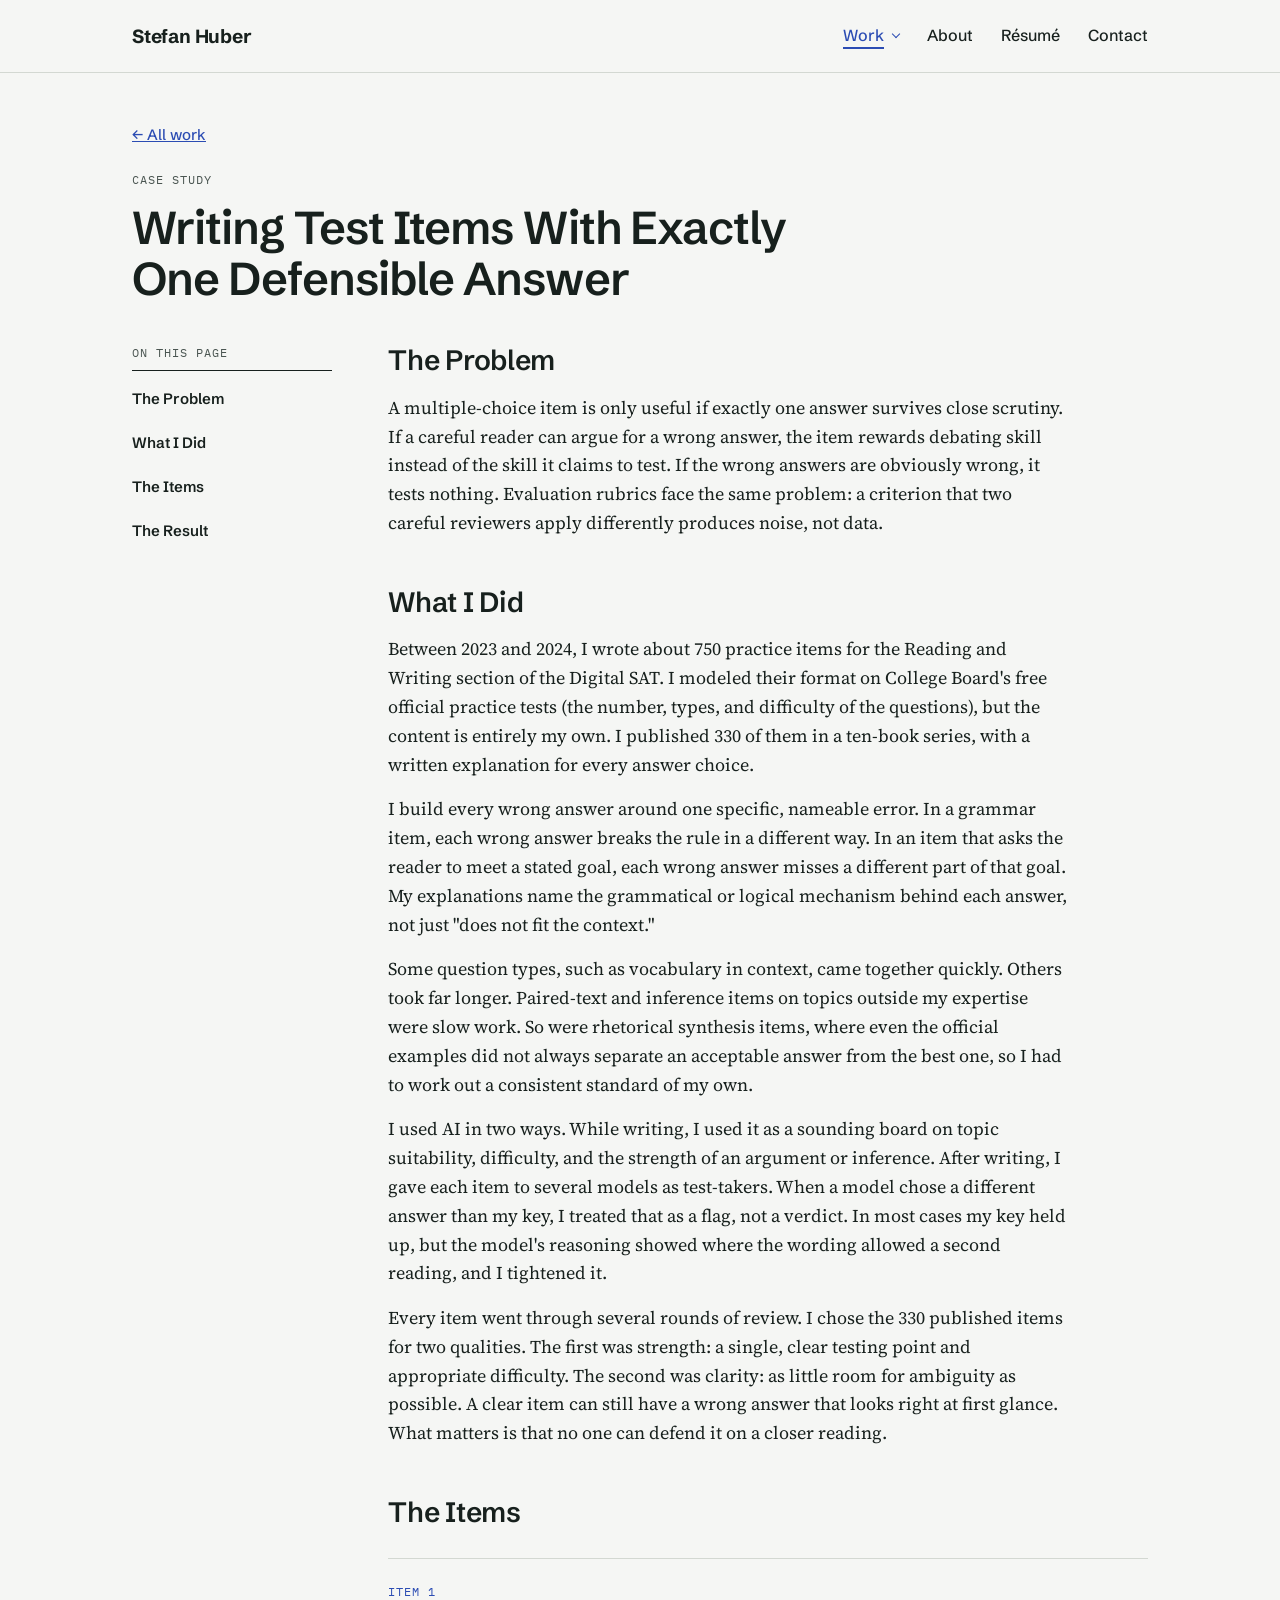
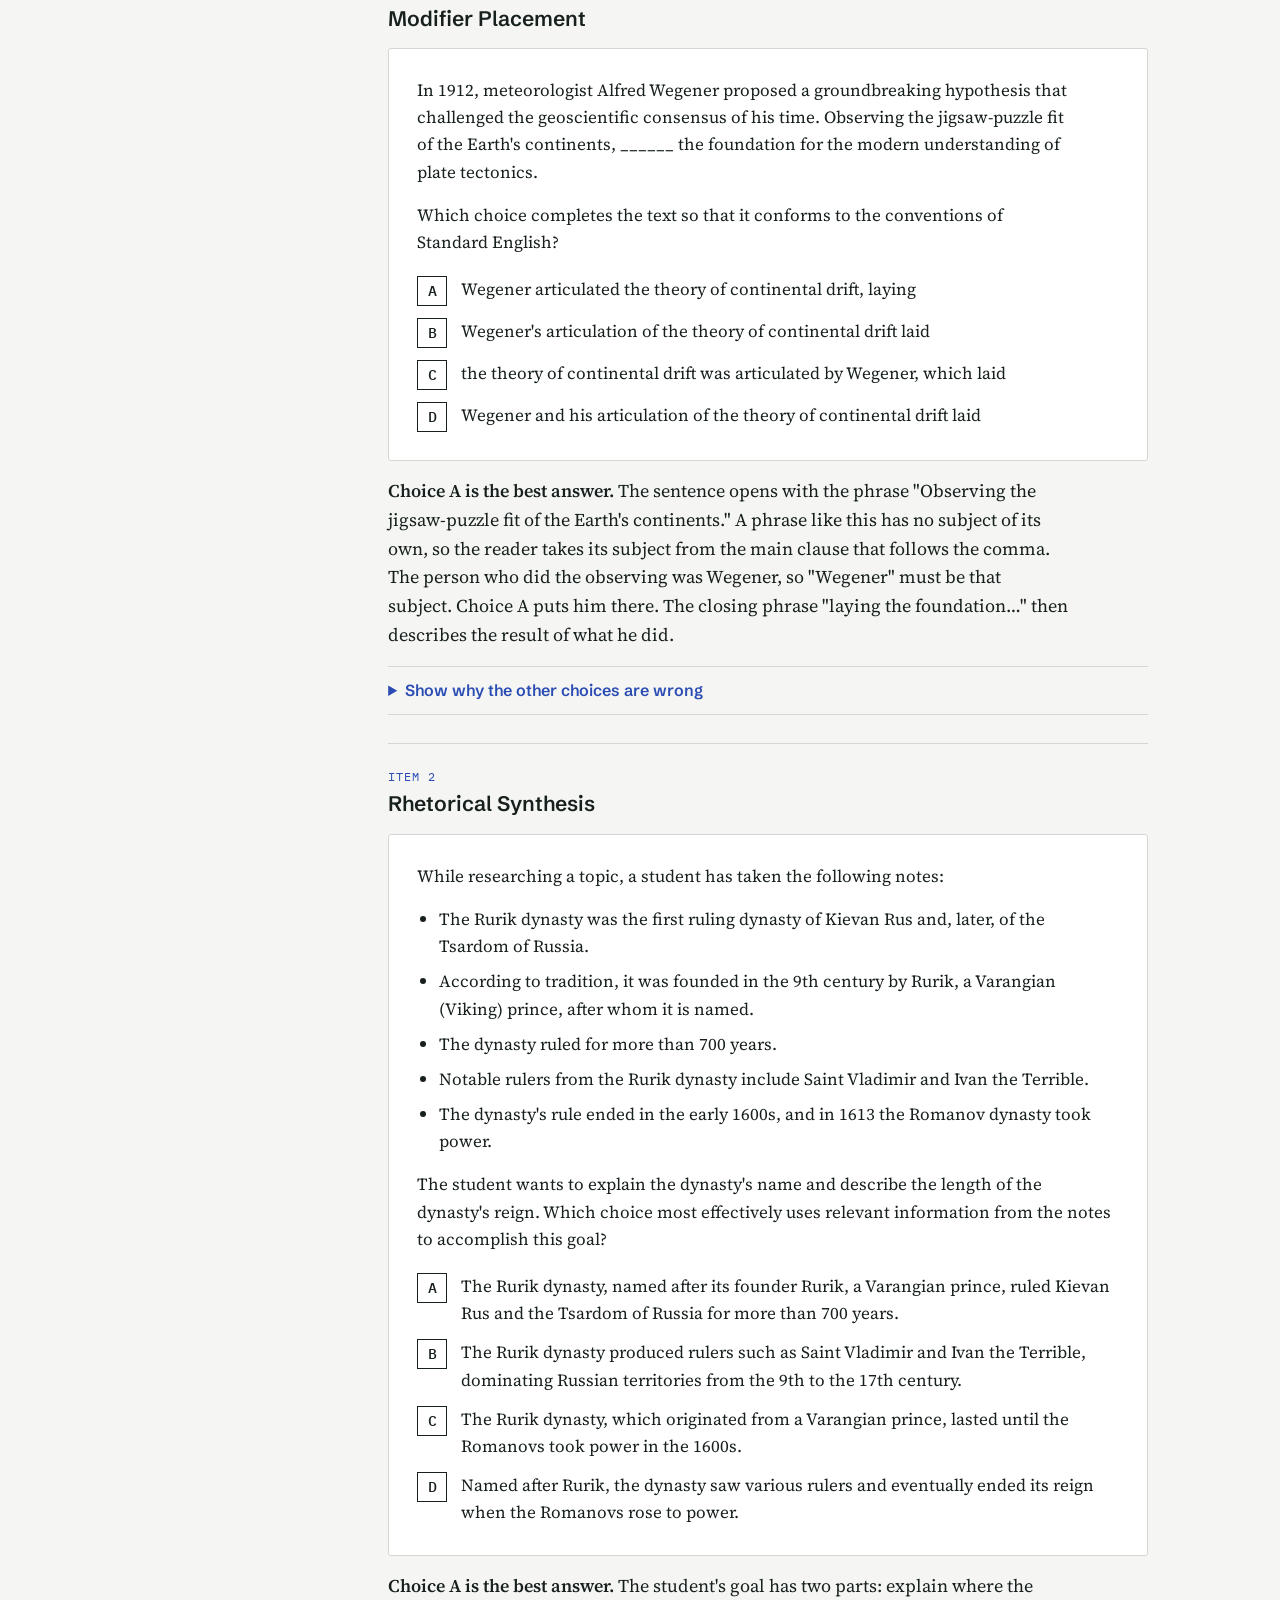
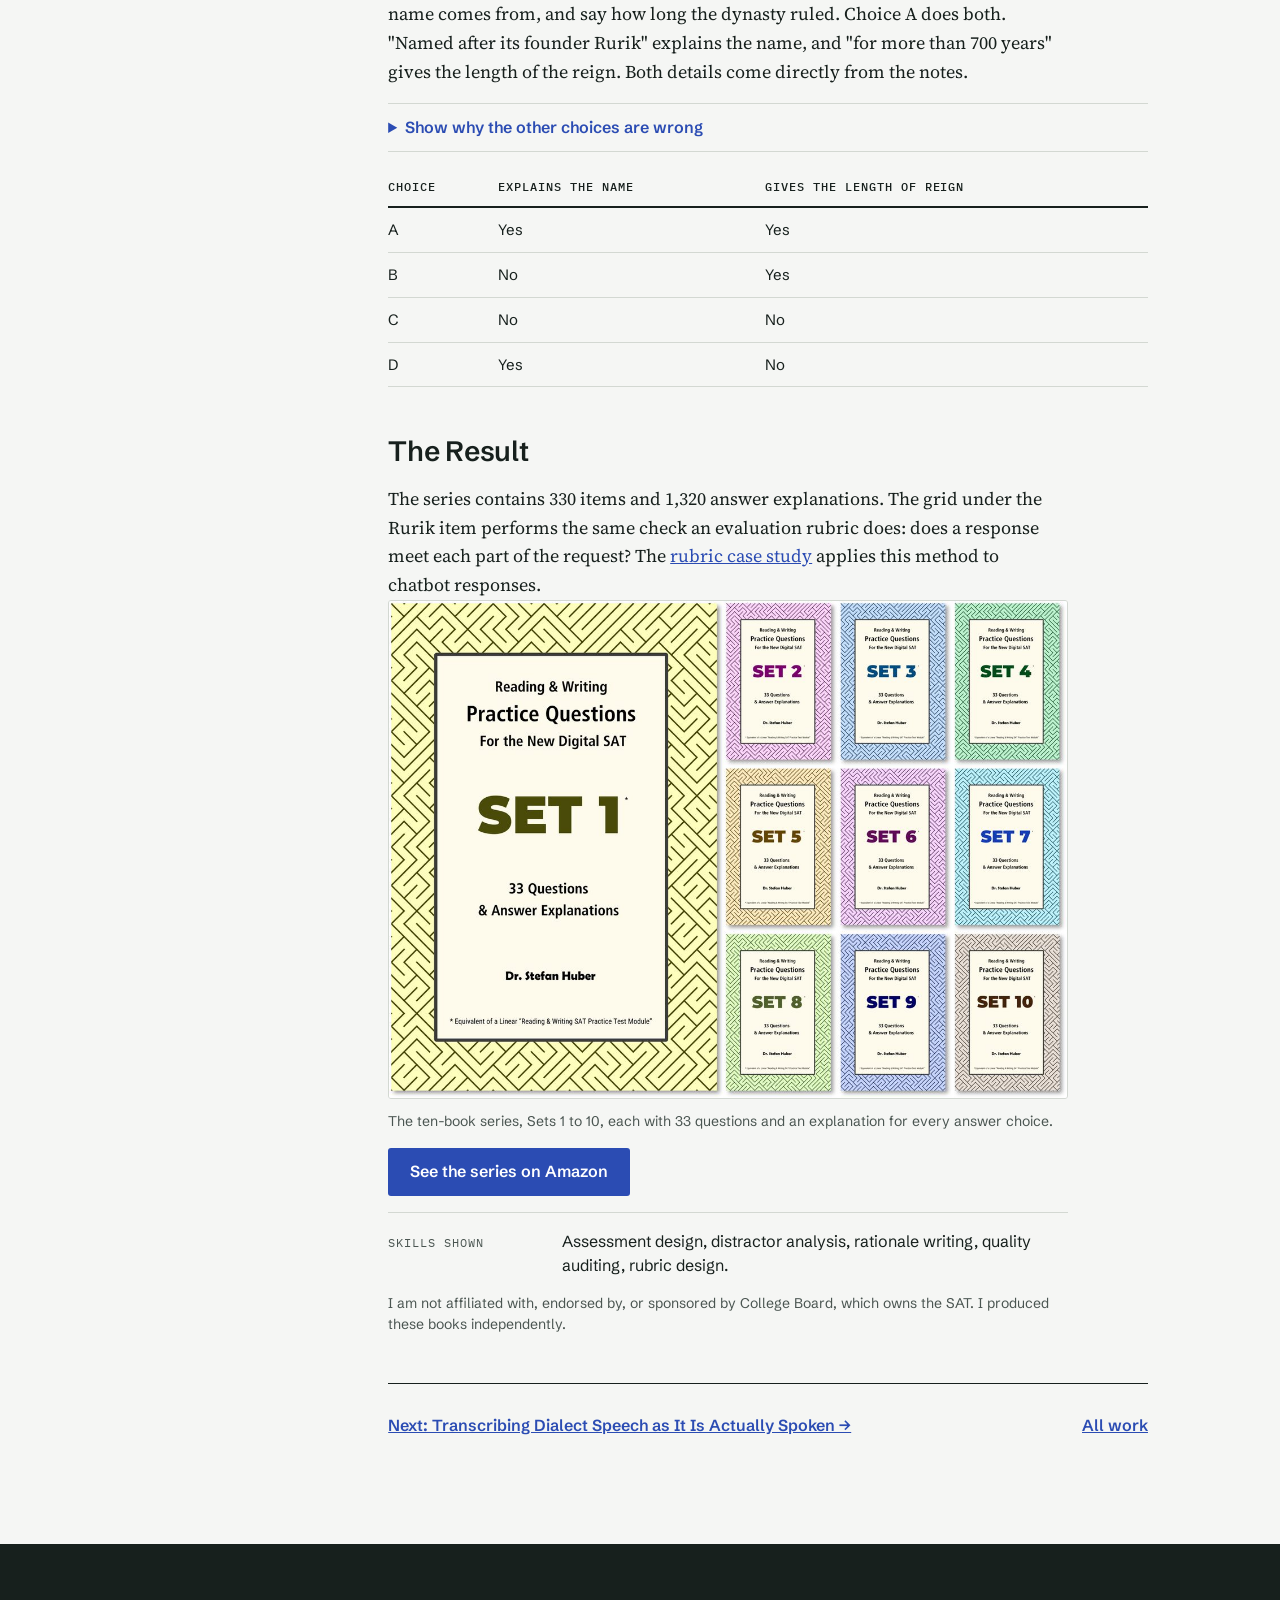
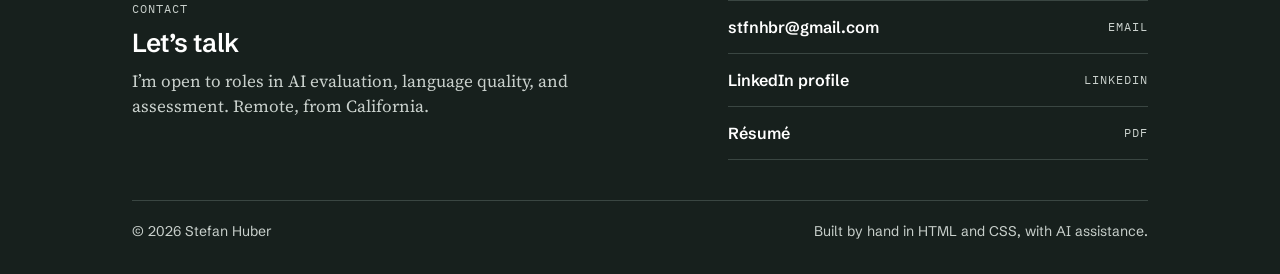
<file: work/test-items/test-items-case-study.html>
<!doctype html>
<html lang="en">
<head>
  <meta charset="utf-8">
  <meta name="viewport" content="width=device-width, initial-scale=1">
  <title>Writing Test Items With Exactly One Defensible Answer | Stefan Huber</title>
  <meta name="description" content="Case study: two sample test items with an explanation for every answer choice, and the method behind a ten-book series.">
  <link rel="canonical" href="https://stfnhbr.online/work/test-items/test-items-case-study.html">
  <meta property="og:type" content="website">
  <meta property="og:site_name" content="Stefan Huber">
  <meta property="og:title" content="Writing Test Items With Exactly One Defensible Answer | Stefan Huber">
  <meta property="og:description" content="Case study: two sample test items with an explanation for every answer choice, and the method behind a ten-book series.">
  <meta property="og:url" content="https://stfnhbr.online/work/test-items/test-items-case-study.html">
  <meta property="og:image" content="https://stfnhbr.online/social-card-3.jpg">
  <meta property="og:image:width" content="1200">
  <meta property="og:image:height" content="627">
  <meta property="og:image:alt" content="Stefan Huber, Ph.D.: Careful judgment, made repeatable. Linguist in AI evaluation.">
  <meta name="twitter:card" content="summary_large_image">
  <link rel="preconnect" href="https://fonts.googleapis.com">
  <link rel="preconnect" href="https://fonts.gstatic.com" crossorigin>
  <link rel="stylesheet" href="https://fonts.googleapis.com/css2?family=IBM+Plex+Mono:wght@400;500&amp;family=Schibsted+Grotesk:wght@400;500;600;700&amp;family=Source+Serif+4:ital,opsz,wght@0,8..60,400;0,8..60,600;1,8..60,400&amp;display=swap">
  <link rel="stylesheet" href="../../styles.css">
  <link rel="stylesheet" href="/nav.css">
  <link rel="icon" href="/favicon.svg" type="image/svg+xml">
  <link rel="icon" href="/favicon.ico" sizes="48x48">
  <link rel="apple-touch-icon" href="/apple-touch-icon.png">
  <style>
    /* The book series: cover image and the Amazon link */
    .series { margin: 0; }
    .series img { display: block; width: 100%; height: auto; border: 1px solid var(--rule); border-radius: 3px; }
    .series figcaption { margin-top: 12px; font-family: var(--sans); font-size: 14px; line-height: 1.5; color: var(--muted); }
  </style>
</head>
<body>

  <a class="skip" href="#main">Skip to content</a>

  <header class="site-header">
    <div class="wrap">
      <a class="site-name" href="/">Stefan Huber</a>
      <nav class="site-nav" aria-label="Main">
        <div class="nav-item has-sub">
          <a href="/work/work-overview.html" aria-current="page">Work</a>
          <div class="submenu">
            <a href="/work/work-overview.html"><span class="sub-kicker">Overview</span>All work</a>
            <span class="sub-rule" aria-hidden="true"></span>
            <a href="/work/rubric/rubric-case-study.html"><span class="sub-kicker">01 &middot; Define quality</span>From guideline to rubric</a>
            <a href="/work/test-items/test-items-case-study.html" class="current"><span class="sub-kicker">02 &middot; Test precisely</span>Test items with one answer</a>
            <a href="/work/dialect-audio/dialect-audio-case-study.html"><span class="sub-kicker">03 &middot; Listen closely</span>Dialect speech, transcribed</a>
            <a href="/work/crosstalk/crosstalk-case-study.html"><span class="sub-kicker">04 &middot; Build tools</span>Crosstalk <span class="sub-tag">Coming soon</span></a>
          </div>
        </div>
        <a href="/about/about.html">About</a>
        <a href="/resume.pdf" target="_blank" rel="noopener">R&eacute;sum&eacute;</a>
        <a href="#contact">Contact</a>
      </nav>
    </div>
  </header>

  <main id="main">
    <div class="wrap page-title">
      <a class="back" href="../work-overview.html">&larr; All work</a>
      <div class="card-meta">
        <div class="label">Case Study</div>
      </div>
      <h1>Writing Test Items With Exactly One Defensible Answer</h1>
    </div>

    <div class="wrap layout">

      <nav class="toc" aria-label="On this page">
        <div class="label">On this page</div>
        <ol>
          <li><a href="#problem">The Problem</a></li>
          <li><a href="#method">What I Did</a></li>
          <li><a href="#items">The Items</a></li>
          <li><a href="#result">The Result</a></li>
        </ol>
      </nav>

      <article class="content">

        <section id="problem" class="prose">
          <h2>The Problem</h2>
          <p>A multiple-choice item is only useful if exactly one answer survives close scrutiny. If a careful reader can argue for a wrong answer, the item rewards debating skill instead of the skill it claims to test. If the wrong answers are obviously wrong, it tests nothing. Evaluation rubrics face the same problem: a criterion that two careful reviewers apply differently produces noise, not data.</p>
        </section>

        <section id="method" class="prose">
          <h2>What I Did</h2>
          <p>Between 2023 and 2024, I wrote about 750 practice items for the Reading and Writing section of the Digital SAT. I modeled their format on College Board's free official practice tests (the number, types, and difficulty of the questions), but the content is entirely my own. I published 330 of them in a ten-book series, with a written explanation for every answer choice.</p>
          <p>I build every wrong answer around one specific, nameable error. In a grammar item, each wrong answer breaks the rule in a different way. In an item that asks the reader to meet a stated goal, each wrong answer misses a different part of that goal. My explanations name the grammatical or logical mechanism behind each answer, not just "does not fit the context."</p>
          <p>Some question types, such as vocabulary in context, came together quickly. Others took far longer. Paired-text and inference items on topics outside my expertise were slow work. So were rhetorical synthesis items, where even the official examples did not always separate an acceptable answer from the best one, so I had to work out a consistent standard of my own.</p>
          <p>I used AI in two ways. While writing, I used it as a sounding board on topic suitability, difficulty, and the strength of an argument or inference. After writing, I gave each item to several models as test-takers. When a model chose a different answer than my key, I treated that as a flag, not a verdict. In most cases my key held up, but the model's reasoning showed where the wording allowed a second reading, and I tightened it.</p>
          <p>Every item went through several rounds of review. I chose the 330 published items for two qualities. The first was strength: a single, clear testing point and appropriate difficulty. The second was clarity: as little room for ambiguity as possible. A clear item can still have a wrong answer that looks right at first glance. What matters is that no one can defend it on a closer reading.</p>
        </section>

        <section id="items" class="prose wide">
          <h2>The Items</h2>
          <h3 class="subhead"><span class="kicker">Item 1</span> Modifier Placement</h3>
          <div class="item">
            <p>In 1912, meteorologist Alfred Wegener proposed a groundbreaking hypothesis that challenged the geoscientific consensus of his time. Observing the jigsaw-puzzle fit of the Earth's continents, ______ the foundation for the modern understanding of plate tectonics.</p>
            <p>Which choice completes the text so that it conforms to the conventions of Standard English?</p>
            <ol class="choices">
              <li><span class="chip">A</span> <span>Wegener articulated the theory of continental drift, laying</span></li>
              <li><span class="chip">B</span> <span>Wegener's articulation of the theory of continental drift laid</span></li>
              <li><span class="chip">C</span> <span>the theory of continental drift was articulated by Wegener, which laid</span></li>
              <li><span class="chip">D</span> <span>Wegener and his articulation of the theory of continental drift laid</span></li>
            </ol>
          </div>
          <p><strong>Choice A is the best answer.</strong> The sentence opens with the phrase "Observing the jigsaw-puzzle fit of the Earth's continents." A phrase like this has no subject of its own, so the reader takes its subject from the main clause that follows the comma. The person who did the observing was Wegener, so "Wegener" must be that subject. Choice A puts him there. The closing phrase "laying the foundation&hellip;" then describes the result of what he did.</p>
          <details class="reveal">
            <summary>Show why the other choices are wrong</summary>
            <div class="reveal-body">
              <p><strong>Choice B is incorrect</strong> because the subject of the sentence is "articulation," not Wegener. The possessive "Wegener's" only describes the articulation, so the sentence claims that an articulation observed the continents. This is the most tempting wrong answer, because Wegener's name appears right after the comma, where the reader expects the subject.</p>
              <p><strong>Choice C is incorrect</strong> because the passive voice makes "the theory of continental drift" the subject, so the sentence claims that a theory observed the continents. Wegener appears only in the "by" phrase, which cannot supply the subject the opening phrase needs. There is also a second error: "which" follows a person's name and has no clear antecedent.</p>
              <p><strong>Choice D is incorrect</strong> because the subject is compound: "Wegener and his articulation." The opening phrase has to fit every part of the subject. Wegener could observe the continents, but his articulation could not. The compound also presents a person and his idea as two separate agents that laid the foundation, which is illogical.</p>
            </div>
          </details>

          <h3 class="subhead"><span class="kicker">Item 2</span> Rhetorical Synthesis</h3>
          <div class="item">
            <p>While researching a topic, a student has taken the following notes:</p>
            <ul>
              <li>The Rurik dynasty was the first ruling dynasty of Kievan Rus and, later, of the Tsardom of Russia.</li>
              <li>According to tradition, it was founded in the 9th century by Rurik, a Varangian (Viking) prince, after whom it is named.</li>
              <li>The dynasty ruled for more than 700 years.</li>
              <li>Notable rulers from the Rurik dynasty include Saint Vladimir and Ivan the Terrible.</li>
              <li>The dynasty's rule ended in the early 1600s, and in 1613 the Romanov dynasty took power.</li>
            </ul>
            <p>The student wants to explain the dynasty's name and describe the length of the dynasty's reign. Which choice most effectively uses relevant information from the notes to accomplish this goal?</p>
            <ol class="choices">
              <li><span class="chip">A</span> <span>The Rurik dynasty, named after its founder Rurik, a Varangian prince, ruled Kievan Rus and the Tsardom of Russia for more than 700 years.</span></li>
              <li><span class="chip">B</span> <span>The Rurik dynasty produced rulers such as Saint Vladimir and Ivan the Terrible, dominating Russian territories from the 9th to the 17th century.</span></li>
              <li><span class="chip">C</span> <span>The Rurik dynasty, which originated from a Varangian prince, lasted until the Romanovs took power in the 1600s.</span></li>
              <li><span class="chip">D</span> <span>Named after Rurik, the dynasty saw various rulers and eventually ended its reign when the Romanovs rose to power.</span></li>
            </ol>
          </div>
          <p><strong>Choice A is the best answer.</strong> The student's goal has two parts: explain where the name comes from, and say how long the dynasty ruled. Choice A does both. "Named after its founder Rurik" explains the name, and "for more than 700 years" gives the length of the reign. Both details come directly from the notes.</p>
          <details class="reveal">
            <summary>Show why the other choices are wrong</summary>
            <div class="reveal-body">
              <p><strong>Choice B is incorrect</strong> because it does only half the task. The span "from the 9th to the 17th century" conveys how long the dynasty ruled, but the sentence never explains the name. It uses the note about notable rulers instead, which the goal does not call for.</p>
              <p><strong>Choice C is incorrect</strong> because it comes close to both parts of the goal but completes neither. It mentions "a Varangian prince" without naming him, so the reader cannot connect the founder to the dynasty's name. It also gives an end point ("until the Romanovs took power") but no starting point, so the reader cannot tell how long the dynasty ruled.</p>
              <p><strong>Choice D is incorrect</strong> because it does only the other half of the task. "Named after Rurik" explains the name, but the sentence gives no time frame. It says the dynasty "eventually ended its reign" without saying when it began or how long it lasted.</p>
            </div>
          </details>
          <div class="table-scroll small">
            <table>
              <thead>
                <tr>
                  <th scope="col" class="narrow">Choice</th>
                  <th scope="col">Explains the name</th>
                  <th scope="col">Gives the length of reign</th>
                </tr>
              </thead>
              <tbody>
                <tr>
                  <td>A</td>
                  <td>Yes</td>
                  <td>Yes</td>
                </tr>
                <tr>
                  <td>B</td>
                  <td>No</td>
                  <td>Yes</td>
                </tr>
                <tr>
                  <td>C</td>
                  <td>No</td>
                  <td>No</td>
                </tr>
                <tr>
                  <td>D</td>
                  <td>Yes</td>
                  <td>No</td>
                </tr>
              </tbody>
            </table>
          </div>

        </section>

        <section id="result" class="prose">
          <h2>The Result</h2>
          <p>The series contains 330 items and 1,320 answer explanations. The grid under the Rurik item performs the same check an evaluation rubric does: does a response meet each part of the request? The <a href="../rubric/rubric-case-study.html">rubric case study</a> applies this method to chatbot responses.</p>
          <figure class="series">
            <img src="dsat-book-covers.jpg" width="1200" height="875" loading="lazy" alt="Covers of the ten books in the series Reading and Writing Practice Questions for the New Digital SAT, Sets 1 to 10, by Dr. Stefan Huber. Each book has 33 questions and answer explanations.">
            <figcaption>The ten-book series, Sets 1 to 10, each with 33 questions and an explanation for every answer choice.</figcaption>
          </figure>
          <p><a class="button" href="https://www.amazon.com/dp/B0D6KPT751" target="_blank" rel="noopener">See the series on Amazon</a></p>
          <dl class="rows skills">
            <dt>Skills shown</dt>
            <dd>Assessment design, distractor analysis, rationale writing, quality auditing, rubric design.</dd>
          </dl>
          <p class="footnote">I am not affiliated with, endorsed by, or sponsored by College Board, which owns the SAT. I produced these books independently.</p>
        </section>

        <div class="next">
          <a class="text-link" href="../dialect-audio/dialect-audio-case-study.html">Next: Transcribing Dialect Speech as It Is Actually Spoken &rarr;</a>
          <a class="text-link" href="../work-overview.html">All work</a>
        </div>

      </article>

    </div>
  </main>

  <footer class="site-footer" id="contact">
    <div class="wrap">
      <div class="footer-top">
        <div class="footer-intro">
          <div class="label">Contact</div>
          <h2>Let&rsquo;s talk</h2>
          <p>I&rsquo;m open to roles in AI evaluation, language quality, and assessment. Remote, from California.</p>
        </div>
        <ul class="footer-links">
          <li><a href="mailto:stfnhbr@gmail.com">stfnhbr@gmail.com <span>Email</span></a></li>
          <li><a href="https://www.linkedin.com/in/stefan-huber-phd-29161b35/">LinkedIn profile <span>LinkedIn</span></a></li>
          <li><a href="../../resume.pdf" target="_blank" rel="noopener">R&eacute;sum&eacute; <span>PDF</span></a></li>
        </ul>
      </div>
      <div class="footer-bottom">
        <div>&copy; 2026 Stefan Huber</div>
        <div>Built by hand in HTML and CSS, with AI assistance.</div>
      </div>
    </div>
  </footer>

</body>
</html>
</file>
<file: styles.css>
/* ==========================================================================
   stfnhbr.online: one stylesheet for every page

   1  Colors and fonts      5  Home page
   2  Base elements         6  Case-study pages
   3  Layout                7  Shared components
   4  Header and footer     8  Placeholders (delete when none are left)
   ========================================================================== */


/* 1  Colors and fonts ----------------------------------------------------
   Change a value here and it changes on every page. */
/* Charis SIL draws å, combining marks and IPA symbols; everything else stays in the fonts below. */
/* Charis SIL draws å, combining marks and IPA symbols; everything else stays in the fonts below. */
@font-face { font-family: "Charis IPA"; font-weight: 400; font-style: normal; src: url("/fonts/charis-ipa-regular.woff2") format("woff2"); unicode-range: U+00E5, U+0250-036F; size-adjust: 98.5%; }
@font-face { font-family: "Charis IPA"; font-weight: 400; font-style: italic; src: url("/fonts/charis-ipa-italic.woff2") format("woff2"); unicode-range: U+00E5, U+0250-036F; size-adjust: 98.5%; }
@font-face { font-family: "Charis IPA"; font-weight: 600 700; font-style: normal; src: url("/fonts/charis-ipa-semibold.woff2") format("woff2"); unicode-range: U+00E5, U+0250-036F; size-adjust: 98.5%; }
@font-face { font-family: "Charis IPA"; font-weight: 600 700; font-style: italic; src: url("/fonts/charis-ipa-semibolditalic.woff2") format("woff2"); unicode-range: U+00E5, U+0250-036F; size-adjust: 98.5%; }
:root {
  --ground: #F5F6F4;       /* page background */
  --surface: #FFFFFF;      /* cards, quotes, test items */
  --ink: #17201D;          /* main text */
  --muted: #4A5551;        /* secondary text and labels */
  --rule: #D3D8D2;         /* thin lines */
  --accent: #2B4CB3;       /* links and buttons */
  --accent-dark: #1C347F;  /* links and buttons on hover */
  --tint: #E9EDF7;         /* light accent background */
  --note: #9C4517;         /* status tags and placeholders */

  --sans: "Charis IPA", "Schibsted Grotesk", "Helvetica Neue", Helvetica, Arial, sans-serif;
  --serif: "Charis IPA", "Source Serif 4", Georgia, "Times New Roman", serif;
  --mono: "IBM Plex Mono", Menlo, Consolas, monospace;
}


/* 2  Base elements ------------------------------------------------------- */

*, *::before, *::after { box-sizing: border-box; }

body {
  margin: 0;
  min-height: 100vh;
  display: flex;
  flex-direction: column;
  background: var(--ground);
  color: var(--ink);
  font-family: var(--serif);
  font-size: 18px;
  line-height: 1.6;
}

main { flex: 1; }

h1, h2, h3, h4 { margin: 0; font-family: var(--sans); font-weight: 600; }
h2 { font-size: 28px; line-height: 1.2; letter-spacing: -0.01em; }
p { margin: 0; text-wrap: pretty; }
ul, ol, dl, dd, blockquote { margin: 0; }
strong { font-weight: 600; }

a { color: var(--accent); }
a:hover { color: var(--accent-dark); }
a:focus-visible, summary:focus-visible { outline: 2px solid var(--accent); outline-offset: 3px; }

/* Keyboard users can jump past the header. Hidden until it has focus. */
.skip { position: absolute; left: -9999px; }
.skip:focus { left: 16px; top: 16px; z-index: 10; padding: 8px 12px; background: var(--surface); }


/* 3  Layout -------------------------------------------------------------- */

.wrap { width: 100%; max-width: 1080px; margin: 0 auto; padding: 0 32px; }


/* 4  Header and footer --------------------------------------------------- */

.site-header { border-bottom: 1px solid var(--rule); }
.site-header .wrap {
  display: flex; flex-wrap: wrap; align-items: center; justify-content: space-between;
  gap: 4px 32px; padding-top: 14px; padding-bottom: 14px;
}
.site-name {
  display: flex; align-items: center; min-height: 44px;
  font-family: var(--sans); font-size: 19px; font-weight: 700; letter-spacing: -0.01em;
  color: var(--ink); text-decoration: none;
}
.site-nav { display: flex; flex-wrap: wrap; gap: 0 28px; }
.site-nav a {
  display: flex; align-items: center; min-height: 44px;
  font-family: var(--sans); font-size: 16px; font-weight: 500;
  color: var(--ink); text-decoration: none;
}
.site-nav a:hover, .site-name:hover { color: var(--accent); }
.site-nav a[aria-current="page"] { color: var(--accent); text-decoration: underline; text-underline-offset: 6px; text-decoration-thickness: 2px; }

/* The footer holds the contact details on every page. */
.site-footer { margin-top: 24px; background: var(--ink); font-family: var(--sans); font-size: 15px; line-height: 1.5; color: #C9D0CC; }
.site-footer a { color: #FFFFFF; }
.site-footer a:hover { color: #C9D6FF; }
.site-footer a:focus-visible { outline-color: #FFFFFF; }
.footer-top { display: flex; flex-wrap: wrap; justify-content: space-between; gap: 28px 64px; padding-top: 56px; padding-bottom: 40px; }
.footer-intro { flex: 1 1 320px; max-width: 460px; }
.footer-intro .label { color: #C9D0CC; }
.footer-intro h2 { margin-top: 10px; font-size: 26px; color: #FFFFFF; }
.footer-intro p { margin-top: 10px; font-family: var(--serif); font-size: 17px; }
.footer-links { flex: 1 1 280px; max-width: 420px; padding: 0; list-style: none; border-bottom: 1px solid #3A4642; }
.footer-links li { border-top: 1px solid #3A4642; }
.footer-links a { display: flex; align-items: center; justify-content: space-between; gap: 16px; min-height: 52px; font-size: 16px; font-weight: 600; text-decoration: none; }
.footer-links a span { font-family: var(--mono); font-size: 12px; font-weight: 400; letter-spacing: 0.08em; text-transform: uppercase; color: #C9D0CC; }
.footer-links a:hover { text-decoration: underline; }
.footer-bottom { display: flex; flex-wrap: wrap; justify-content: space-between; gap: 8px 32px; padding-top: 20px; padding-bottom: 32px; border-top: 1px solid #3A4642; font-size: 14px; }


/* 5  Home page ----------------------------------------------------------- */

.hero { padding-top: 88px; padding-bottom: 80px; }
.hero > * + * { margin-top: 28px; }
.hero h1 {
  max-width: 900px;
  font-size: clamp(34px, 5vw, 56px); line-height: 1.06; letter-spacing: -0.025em;
  text-wrap: balance;
}
.hero .lead { max-width: 700px; font-size: 21px; line-height: 1.55; }
.hero-actions { display: flex; flex-wrap: wrap; align-items: center; gap: 12px 28px; }

/* A band is one home-page section: Case studies, About, Contact. */
.band { padding-bottom: 88px; }
.band > h2 { padding-top: 20px; margin-bottom: 24px; border-top: 1px solid var(--ink); }

.cards {
  display: grid; gap: 24px; margin-top: 24px;
  grid-template-columns: repeat(auto-fit, minmax(min(280px, 100%), 1fr));
}
.card {
  display: flex; flex-direction: column; gap: 14px; padding: 28px;
  background: var(--surface); border: 1px solid var(--rule); border-radius: 3px;
}
.card h3 { font-size: 22px; line-height: 1.25; letter-spacing: -0.01em; }
.card p { max-width: 680px; font-size: 17px; line-height: 1.55; }
.card .text-link { margin-top: auto; align-self: flex-start; }
.card-meta { display: flex; flex-wrap: wrap; align-items: center; gap: 8px 12px; }
.card .card-skills { font-family: var(--sans); font-size: 14px; line-height: 1.5; color: var(--muted); }

/* The large first card, with the before-and-after boxes beside the text. */
.card-featured { flex-direction: row; flex-wrap: wrap; gap: 32px 48px; padding: 36px; }
.card-featured > div { flex: 1 1 340px; min-width: 0; display: flex; flex-direction: column; gap: 16px; }
.card-featured h3 { font-size: 30px; line-height: 1.15; letter-spacing: -0.015em; text-wrap: balance; }
.card-featured p { font-size: 18px; line-height: 1.6; }
.before, .after { display: flex; flex-direction: column; gap: 10px; padding: 18px 20px; border: 1px solid var(--rule); }
.before { background: var(--ground); }
.before p { font-size: 17px; line-height: 1.55; font-style: italic; }
.after { background: var(--tint); }
.mini-rubric { display: flex; flex-direction: column; gap: 10px; padding: 0; list-style: none; }
.mini-rubric li { display: flex; align-items: center; gap: 12px; font-family: var(--sans); font-size: 15px; line-height: 1.4; }

.about { display: flex; flex-wrap: wrap; align-items: flex-start; gap: 32px 64px; }
.about-text { flex: 999 1 420px; min-width: 0; max-width: 640px; }
.about-text > * + * { margin-top: 16px; }
.facts { flex: 1 1 280px; min-width: 0; border-bottom: 1px solid var(--rule); }
.facts dt { padding-top: 12px; border-top: 1px solid var(--rule); }
.facts dd { margin: 2px 0 0; padding-bottom: 12px; font-family: var(--sans); font-size: 16px; line-height: 1.5; }

.contact {
  display: grid; gap: 16px 32px;
  grid-template-columns: repeat(auto-fit, minmax(min(240px, 100%), 1fr));
}
.contact dd { margin: 8px 0 0; font-family: var(--sans); font-size: 16px; }


/* 6  Case-study pages ---------------------------------------------------- */

.page-title { padding-top: 40px; }
.page-title > * + * { margin-top: 14px; }
.page-title h1 {
  max-width: 820px;
  font-size: clamp(32px, 4.4vw, 46px); line-height: 1.1; letter-spacing: -0.02em;
  text-wrap: balance;
}
.back { display: inline-flex; align-items: center; min-height: 44px; font-family: var(--sans); font-size: 15px; font-weight: 500; }

/* Side menu on the left, text on the right. On a phone the menu sits on top. */
.layout { display: flex; flex-wrap: wrap; align-items: flex-start; gap: 32px 56px; padding-top: 40px; padding-bottom: 72px; }
.toc { flex: 1 1 200px; max-width: 240px; }
.toc .label { padding-bottom: 8px; margin-bottom: 6px; border-bottom: 1px solid var(--ink); }
.toc ol { padding: 0; list-style: none; }
.toc a {
  display: flex; align-items: center; min-height: 44px;
  font-family: var(--sans); font-size: 15px; font-weight: 600; line-height: 1.3;
  color: var(--ink); text-decoration: none;
}
.toc ol ol a { min-height: 40px; padding: 6px 0 6px 14px; font-size: 14px; font-weight: 400; color: var(--muted); }
.toc a:hover { color: var(--accent); text-decoration: underline; }
@media (min-width: 900px) {
  .toc { position: sticky; top: 24px; }
}

.content { flex: 999 1 560px; min-width: 0; }
.content > * + * { margin-top: 48px; }

/* Running text is kept narrow so lines stay easy to read. */
.prose { max-width: 680px; }
.prose > * + * { margin-top: 16px; }
.prose.wide { max-width: none; }
.prose.wide > p { max-width: 680px; }
.prose > .parts { margin-top: 24px; }
.prose ul, .part-body ul { padding-left: 22px; }
.prose li + li, .part-body li + li { margin-top: 8px; }

/* The six collapsible parts of the rubric artifact. */
.parts { border-bottom: 1px solid var(--ink); }
.part { border-top: 1px solid var(--ink); }
.part > summary { padding: 16px 0; font-family: var(--sans); cursor: pointer; }
.part .kicker { margin-right: 14px; color: var(--accent); }
.part-title { font-size: 20px; font-weight: 600; line-height: 1.3; }
.part-desc { display: block; padding-top: 4px; font-size: 15px; line-height: 1.5; color: var(--muted); }
.part-body { padding: 8px 0 40px; }
.part-body > * + * { margin-top: 16px; }
.part-body > p { max-width: 680px; }

/* A heading inside a part or a section: "Example 1", "Item 2", and so on. */
.subhead { padding-top: 24px; border-top: 1px solid var(--rule); font-size: 21px; line-height: 1.3; }
.part-body > .subhead, .prose > .subhead { margin-top: 28px; }
.subhead .kicker { display: block; margin-bottom: 4px; color: var(--accent); }

/* Label on the left, content on the right: Request, Response, Gloss, Score... */
.rows { display: grid; grid-template-columns: 150px minmax(0, 1fr); align-items: baseline; gap: 14px 24px; }
.rows dd { font-size: 17px; line-height: 1.6; text-wrap: pretty; }
.rows dd > * + * { margin-top: 12px; }
.rows dd ul { padding-left: 22px; }
.rows dd.gloss { font-family: var(--sans); font-size: 15px; line-height: 1.55; color: var(--muted); }
.gloss .cited { font-weight: 600; color: var(--ink); }
.rows.skills { padding-top: 16px; border-top: 1px solid var(--rule); }
.rows.skills dd { font-family: var(--sans); font-size: 16px; line-height: 1.5; }

/* A quoted response, shown as a white box. */
.quote { padding: 18px 22px; background: var(--surface); border: 1px solid var(--rule); border-radius: 3px; font-size: 17px; line-height: 1.6; }
.quote > * + * { margin-top: 12px; }
.quote ul { padding-left: 20px; }

/* A test item: the white box with the passage, the question and the choices. */
.item { padding: 28px; background: var(--surface); border: 1px solid var(--rule); border-radius: 3px; font-size: 17px; line-height: 1.6; }
.item > * + * { margin-top: 16px; }
.item ul { padding-left: 22px; }
.choices { margin-top: 20px; padding: 0; list-style: none; }
.choices li { display: flex; align-items: flex-start; gap: 14px; }
.choices li + li { margin-top: 12px; }

/* "Show why the other choices are wrong" */
.reveal { border-top: 1px solid var(--rule); border-bottom: 1px solid var(--rule); }
.reveal > summary { padding: 11px 0; font-family: var(--sans); font-size: 16px; font-weight: 600; color: var(--accent); cursor: pointer; }
.reveal-body { padding: 6px 0 20px; font-size: 17px; }
.reveal-body > * + * { margin-top: 14px; }

.footnote { font-family: var(--sans); font-size: 14px; line-height: 1.5; color: var(--muted); }

.next { display: flex; flex-wrap: wrap; justify-content: space-between; gap: 8px 32px; padding-top: 20px; border-top: 1px solid var(--ink); }

/* Tooling page: tool name on the left, description on the right. */
.tools { border-bottom: 1px solid var(--rule); }
.tools > div { display: flex; flex-wrap: wrap; gap: 6px 24px; padding: 16px 0; border-top: 1px solid var(--rule); }
.tools dt { flex: 0 0 220px; font-family: var(--sans); font-size: 16px; font-weight: 600; line-height: 1.4; }
.tools dd { flex: 1 1 320px; min-width: 0; font-size: 17px; }
.two-up { display: grid; gap: 16px; grid-template-columns: repeat(auto-fit, minmax(min(280px, 100%), 1fr)); }

/* Guideline page: the document shown as a sheet of paper. */
.sample { padding-top: 32px; padding-bottom: 72px; }
.sample > * + * { margin-top: 32px; }
.doc { max-width: 860px; padding: 40px; background: var(--surface); border: 1px solid var(--rule); border-radius: 3px; }
.doc > * + * { margin-top: 24px; }
.doc-head > * + * { margin-top: 10px; }
.doc-meta { font-family: var(--sans); font-size: 15px; color: var(--muted); }
.doc-contents { padding: 0; list-style: none; counter-reset: section; border-bottom: 1px solid var(--rule); }
.doc-contents li {
  display: flex; flex-wrap: wrap; align-items: baseline; gap: 4px 20px;
  padding: 14px 0; border-top: 1px solid var(--rule); counter-increment: section;
}
.doc-contents li::before { content: counter(section); flex: 0 0 28px; font-family: var(--mono); font-size: 14px; color: var(--accent); }
.doc-contents .name { flex: 0 1 250px; font-family: var(--sans); font-size: 17px; font-weight: 600; line-height: 1.4; }
.doc-contents .what { flex: 1 1 260px; min-width: 0; font-size: 16px; line-height: 1.5; color: var(--muted); }


/* 7  Shared components --------------------------------------------------- */

/* Small typewriter-style label */
.label, .rows dt, .facts dt, .contact dt, .kicker, th {
  font-family: var(--mono); font-size: 12px; font-weight: 400; line-height: 1.5;
  letter-spacing: 0.08em; text-transform: uppercase; color: var(--muted);
}

/* Outlined status tag: "Start here", "In progress", "Planned" */
.tag {
  padding: 2px 8px; border: 1px solid currentColor;
  font-family: var(--mono); font-size: 12px; letter-spacing: 0.08em; text-transform: uppercase;
  color: var(--note);
}
.tag-accent { color: var(--accent); }

.button {
  display: inline-flex; align-items: center; min-height: 48px; padding: 0 22px;
  background: var(--accent); border-radius: 3px;
  font-family: var(--sans); font-size: 16px; font-weight: 600;
  color: #FFFFFF; text-decoration: none;
}
.button:hover { background: var(--accent-dark); color: #FFFFFF; }
.text-link { display: inline-flex; align-items: center; min-height: 44px; font-family: var(--sans); font-size: 16px; font-weight: 600; }

/* Square box with a score or a choice letter in it */
.chip {
  flex: none; display: inline-flex; align-items: center; justify-content: center;
  width: 30px; height: 30px; border: 1.5px solid var(--ink); background: var(--surface);
  font-family: var(--mono); font-size: 15px; font-weight: 500;
}

/* Tables scroll sideways inside their own box on a narrow screen. */
.table-scroll { overflow-x: auto; }
table { width: 100%; min-width: 560px; border-collapse: collapse; font-family: var(--sans); font-size: 15px; line-height: 1.45; }
.table-scroll.wide table { min-width: 720px; }
.table-scroll.small table { min-width: 420px; }
th { padding: 10px 12px 10px 0; border-bottom: 2px solid var(--ink); text-align: left; vertical-align: bottom; font-weight: 500; color: var(--ink); }
td { padding: 11px 12px 11px 0; border-bottom: 1px solid var(--rule); vertical-align: top; }
th.num { width: 36px; }
th.narrow { width: 110px; }


/* 8  Placeholders -------------------------------------------------------- */

.placeholder {
  display: inline-block; padding: 3px 8px; border: 1px dashed var(--note);
  font-family: var(--mono); font-size: 13px; line-height: 1.5; color: var(--note);
}
.placeholder-box {
  display: flex; align-items: center; justify-content: center;
  width: 100%; min-height: 140px; padding: 20px; background: var(--surface); text-align: center;
}
.placeholder-box.tall { min-height: 300px; }


/* 9  Multi-page components (added October 2026) ------------------------- */

/* Section heading with a link on the right: "Selected work ... All work" */
.band-head { display: flex; flex-wrap: wrap; align-items: baseline; justify-content: space-between; gap: 4px 24px; padding-top: 20px; margin-bottom: 24px; border-top: 1px solid var(--ink); }

/* Four facts in a row on the home page */
.stats { display: grid; grid-template-columns: repeat(auto-fit, minmax(min(200px, 100%), 1fr)); border-top: 1px solid var(--ink); border-bottom: 1px solid var(--rule); }
.stat { padding: 22px 24px 24px 0; }
.stat + .stat { padding-left: 24px; border-left: 1px solid var(--rule); }
.stat-num { display: block; font-family: var(--sans); font-size: clamp(38px, 5vw, 52px); font-weight: 600; line-height: 1; letter-spacing: -0.03em; color: var(--accent); }
.stat-text { display: block; margin-top: 10px; font-family: var(--sans); font-size: 15px; line-height: 1.4; color: var(--muted); }

/* "What I do": three columns, each with a small line icon */
.services { display: grid; gap: 24px; grid-template-columns: repeat(auto-fit, minmax(min(260px, 100%), 1fr)); }
.service { display: flex; flex-direction: column; gap: 12px; padding: 28px; background: var(--surface); border: 1px solid var(--rule); border-radius: 3px; }
.service svg { width: 40px; height: 40px; color: var(--accent); }
.service h3 { font-size: 20px; line-height: 1.3; }
.service p { font-size: 17px; line-height: 1.55; }

/* Work cards: a drawn preview on top, the text below */
.work-grid { display: grid; gap: 24px; grid-template-columns: repeat(auto-fit, minmax(min(380px, 100%), 1fr)); }
.work-card { display: flex; flex-direction: column; background: var(--surface); border: 1px solid var(--rule); border-radius: 3px; overflow: hidden; }
.work-card .thumb { padding: 28px; background: var(--tint); border-bottom: 1px solid var(--rule); }
.work-card .body { display: flex; flex: 1; flex-direction: column; gap: 14px; padding: 28px; }
.work-card h3 { font-size: 23px; line-height: 1.25; letter-spacing: -0.01em; }
.work-card p { font-size: 17px; line-height: 1.55; }
.work-card .card-skills { font-family: var(--sans); font-size: 14px; line-height: 1.5; color: var(--muted); }
.work-card .text-link { margin-top: auto; align-self: flex-start; }
.tags { display: flex; flex-wrap: wrap; gap: 8px; padding: 0; list-style: none; }
.tags li { padding: 2px 8px; border: 1px solid var(--rule); background: var(--ground); font-family: var(--mono); font-size: 12px; letter-spacing: 0.06em; text-transform: uppercase; color: var(--muted); }

/* Preview: a score ladder (rubric) */
.ladder { display: flex; flex-direction: column; gap: 8px; padding: 0; list-style: none; }
.ladder li { display: flex; align-items: center; gap: 12px; font-family: var(--sans); font-size: 15px; line-height: 1.3; }
.ladder .bar { flex: none; height: 10px; background: var(--accent); border-radius: 1px; }

/* Preview: answer choices with one marked correct (test items) */
.mini-choices { display: flex; flex-direction: column; gap: 10px; padding: 0; list-style: none; font-family: var(--sans); font-size: 15px; line-height: 1.35; }
.mini-choices li { display: flex; align-items: center; gap: 12px; }
.mini-choices .line { flex: 1; height: 8px; background: var(--rule); border-radius: 1px; }
.mini-choices .right .chip { background: var(--accent); border-color: var(--accent); color: #FFFFFF; }
.mini-choices .right .line { background: #9FB0E3; }
.mini-q { margin-bottom: 16px; font-family: var(--sans); font-size: 15px; line-height: 1.45; color: var(--ink); }

/* About page: timeline */
.timeline { padding: 0; list-style: none; border-left: 2px solid var(--rule); margin-left: 8px; }
.timeline li { position: relative; padding: 0 0 36px 32px; }
.timeline li:last-child { padding-bottom: 0; }
.timeline li::before { content: ""; position: absolute; left: -9px; top: 4px; width: 14px; height: 14px; border: 2px solid var(--accent); border-radius: 50%; background: var(--ground); }
.timeline li.now::before { background: var(--accent); }
.timeline .when { font-family: var(--mono); font-size: 13px; letter-spacing: 0.06em; color: var(--accent); }
.timeline h3 { margin-top: 4px; font-size: 20px; line-height: 1.3; }
.timeline .where { margin-top: 2px; font-family: var(--sans); font-size: 15px; color: var(--muted); }
.timeline p { max-width: 640px; margin-top: 8px; font-size: 17px; line-height: 1.55; }

/* About page: languages */
.langs { display: grid; gap: 16px; grid-template-columns: repeat(auto-fit, minmax(min(220px, 100%), 1fr)); }
.lang { display: flex; align-items: center; gap: 16px; padding: 18px 20px; background: var(--surface); border: 1px solid var(--rule); border-radius: 3px; }
.lang-code { flex: none; display: flex; align-items: center; justify-content: center; width: 52px; height: 52px; border: 1.5px solid var(--ink); font-family: var(--mono); font-size: 16px; font-weight: 500; }
.lang strong { display: block; font-family: var(--sans); font-size: 18px; }
.lang span { font-family: var(--sans); font-size: 15px; color: var(--muted); }

.page-intro { max-width: 700px; font-size: 20px; line-height: 1.55; }
.page-body { padding-top: 40px; padding-bottom: 72px; }
.page-body > * + * { margin-top: 64px; }
.page-body section > h2 { padding-top: 20px; margin-bottom: 24px; border-top: 1px solid var(--ink); }


/* 10  Dialect audio page ------------------------------------------------- */

/* A recording: title, details, the player, and an optional transcript */
.players { display: grid; align-items: start; gap: 20px; grid-template-columns: repeat(auto-fit, minmax(min(300px, 100%), 1fr)); }
.player { display: flex; flex-direction: column; gap: 12px; padding: 22px 24px; background: var(--surface); border: 1px solid var(--rule); border-radius: 3px; }
.player h4 { font-size: 19px; line-height: 1.3; }
.player .meta { display: flex; flex-wrap: wrap; gap: 4px 14px; font-family: var(--mono); font-size: 12px; letter-spacing: 0.06em; text-transform: uppercase; color: var(--muted); }
.player audio { width: 100%; height: 44px; }
.player .reveal { margin-top: 4px; }
.player .text-link { align-self: flex-start; }
.seg { padding: 0; list-style: none; counter-reset: seg; }
.seg li { display: grid; grid-template-columns: 28px minmax(0, 1fr); gap: 0 8px; padding: 8px 0; border-top: 1px solid var(--rule); counter-increment: seg; font-size: 17px; line-height: 1.55; }
.seg li:first-child { border-top: 0; }
.seg li::before { content: counter(seg); font-family: var(--mono); font-size: 13px; line-height: 1.9; color: var(--accent); }
.seg .tr { display: block; margin-top: 2px; font-family: var(--sans); font-size: 15px; font-style: italic; color: var(--muted); }

/* Dialect or standard: two-sided bars */
.scale { padding: 0; list-style: none; border-top: 1px solid var(--ink); }
.scale li { display: grid; grid-template-columns: minmax(0, 1fr) minmax(0, 2fr) minmax(0, 1fr); align-items: center; gap: 12px; padding: 12px 0; border-bottom: 1px solid var(--rule); font-family: var(--sans); font-size: 16px; }
.scale .sw-form { text-align: right; font-weight: 600; }
.scale .std-form { font-weight: 600; color: var(--muted); }
.scale .split { display: flex; height: 22px; border: 1px solid var(--rule); background: var(--surface); }
.scale .split span { display: flex; align-items: center; padding: 0 6px; font-family: var(--mono); font-size: 12px; white-space: nowrap; }
.scale .split .sw { justify-content: flex-start; background: var(--accent); color: #FFFFFF; }
.scale .split .std { justify-content: flex-end; background: #C9D1E9; color: var(--ink); }
.scale-key { display: flex; flex-wrap: wrap; gap: 6px 24px; margin-top: 12px; font-family: var(--sans); font-size: 14px; color: var(--muted); }
.scale-key i { display: inline-block; width: 12px; height: 12px; margin-right: 6px; vertical-align: -1px; font-style: normal; }

/* The annotated transcript: Swabian, Standard German, English per line */
.legend { display: flex; flex-wrap: wrap; gap: 6px 22px; font-family: var(--sans); font-size: 14px; color: var(--muted); }
.lines { padding: 0; list-style: none; border-top: 1px solid var(--ink); border-bottom: 1px solid var(--ink); }
.lines li { display: grid; grid-template-columns: 36px minmax(0, 1fr); gap: 0 12px; padding: 14px 0; border-top: 1px solid var(--rule); }
.lines li:first-child { border-top: 0; }
.lines .n { font-family: var(--mono); font-size: 13px; line-height: 1.9; color: var(--accent); }
.lines .sw { font-size: 18px; font-weight: 600; line-height: 1.5; }
.lines .de { margin-top: 4px; font-size: 16px; line-height: 1.55; }
.lines .en { margin-top: 4px; font-family: var(--sans); font-size: 15px; font-style: italic; line-height: 1.5; color: var(--muted); }
.cl { color: var(--accent); }
.impl { color: var(--muted); }
tr.grp td { padding-top: 18px; font-family: var(--mono); font-size: 12px; letter-spacing: 0.08em; text-transform: uppercase; color: var(--accent); border-bottom: 1px solid var(--ink); }
td.ex { font-family: var(--serif); font-size: 16px; font-style: italic; }

/* Waveform drawing on the dialect work card */
.wave { display: flex; align-items: center; gap: 4px; height: 56px; }
.wave span { flex: 1; max-width: 10px; background: var(--accent); border-radius: 1px; }
.mini-q .cl { color: var(--accent); text-decoration: underline; text-underline-offset: 3px; }


/* Phones ----------------------------------------------------------------- */

@media (max-width: 600px) {
  .wrap { padding-left: 20px; padding-right: 20px; }
  .hero { padding-top: 56px; padding-bottom: 56px; }
  .band { padding-bottom: 64px; }
  .card-featured, .doc { padding: 24px; }
  .item { padding: 20px; }
  .rows { grid-template-columns: minmax(0, 1fr); gap: 4px; }
  .rows dd { margin-bottom: 12px; }
  .stats { grid-template-columns: repeat(2, minmax(0, 1fr)); }
  .stat, .stat + .stat { padding: 18px 12px 18px 0; border-left: 0; }
  .stat:nth-child(even) { padding-left: 16px; border-left: 1px solid var(--rule); }
  .stat:nth-child(n+3) { border-top: 1px solid var(--rule); }
  .work-card .thumb, .work-card .body, .service { padding: 22px; }
  .footer-top { padding-top: 40px; }
}
</file>
<file: nav.css>
/* ==========================================================================
   nav.css: the Work submenu in the header, and the Work overview page
   (added October 27, 2026). Loaded after styles.css on every page.
   ========================================================================== */


/* IPA letters at the right size -------------------------------------------
   Charis SIL draws å, combining marks and IPA symbols. Its lowercase letters
   are a little shorter than Source Serif's and much shorter than Schibsted
   Grotesk's, so it gets one size correction for serif text (102%) and a
   larger one for sans-serif labels and tables (109%). These replace the
   single "Charis IPA" setting (98.5%) in styles.css. */

@font-face { font-family: "Charis IPA Serif"; font-weight: 400; font-style: normal; src: url("/fonts/charis-ipa-regular.woff2") format("woff2"); unicode-range: U+00E5, U+0250-036F; size-adjust: 102%; }
@font-face { font-family: "Charis IPA Serif"; font-weight: 400; font-style: italic; src: url("/fonts/charis-ipa-italic.woff2") format("woff2"); unicode-range: U+00E5, U+0250-036F; size-adjust: 102%; }
@font-face { font-family: "Charis IPA Serif"; font-weight: 600 700; font-style: normal; src: url("/fonts/charis-ipa-semibold.woff2") format("woff2"); unicode-range: U+00E5, U+0250-036F; size-adjust: 102%; }
@font-face { font-family: "Charis IPA Serif"; font-weight: 600 700; font-style: italic; src: url("/fonts/charis-ipa-semibolditalic.woff2") format("woff2"); unicode-range: U+00E5, U+0250-036F; size-adjust: 102%; }
@font-face { font-family: "Charis IPA Sans"; font-weight: 400; font-style: normal; src: url("/fonts/charis-ipa-regular.woff2") format("woff2"); unicode-range: U+00E5, U+0250-036F; size-adjust: 109%; }
@font-face { font-family: "Charis IPA Sans"; font-weight: 400; font-style: italic; src: url("/fonts/charis-ipa-italic.woff2") format("woff2"); unicode-range: U+00E5, U+0250-036F; size-adjust: 109%; }
@font-face { font-family: "Charis IPA Sans"; font-weight: 500 700; font-style: normal; src: url("/fonts/charis-ipa-semibold.woff2") format("woff2"); unicode-range: U+00E5, U+0250-036F; size-adjust: 109%; }
@font-face { font-family: "Charis IPA Sans"; font-weight: 500 700; font-style: italic; src: url("/fonts/charis-ipa-semibolditalic.woff2") format("woff2"); unicode-range: U+00E5, U+0250-036F; size-adjust: 109%; }

:root {
  --sans: "Charis IPA Sans", "Schibsted Grotesk", "Helvetica Neue", Helvetica, Arial, sans-serif;
  --serif: "Charis IPA Serif", "Source Serif 4", Georgia, "Times New Roman", serif;
}


/* Work submenu ------------------------------------------------------------
   Opens when the mouse rests on "Work" or when a keyboard user tabs into it.
   On phones and tablets (no hover) it stays hidden, and tapping "Work" opens
   the overview page, which lists the same four pages. */

.nav-item { position: relative; display: flex; }

.submenu {
  display: none; position: absolute; top: 100%; left: -20px; z-index: 30;
  width: 320px; padding: 8px;
  background: var(--surface); border: 1px solid var(--rule); border-top: 3px solid var(--accent);
  box-shadow: 0 14px 30px rgba(23, 32, 29, 0.14);
}
.site-nav .submenu a {
  display: block; min-height: 0; padding: 10px 12px; border-radius: 2px;
  font-family: var(--sans); font-size: 16px; font-weight: 600; line-height: 1.3;
  color: var(--ink); text-decoration: none;
}
.site-nav .submenu a:hover,
.site-nav .submenu a:focus-visible { background: var(--tint); color: var(--accent); outline-offset: -2px; }
.site-nav .submenu a.current { color: var(--accent); }

.sub-kicker {
  display: block; margin-bottom: 2px;
  font-family: var(--mono); font-size: 11px; font-weight: 400; letter-spacing: 0.08em;
  text-transform: uppercase; color: var(--muted);
}
.sub-rule { display: block; height: 1px; margin: 6px 12px; background: var(--rule); }
.sub-tag {
  margin-left: 8px; padding: 1px 6px; border: 1px solid currentColor; vertical-align: 2px;
  font-family: var(--mono); font-size: 10px; font-weight: 400; letter-spacing: 0.08em;
  text-transform: uppercase; color: var(--note);
}

@media (hover: hover) and (pointer: fine) {
  .has-sub > a::after {
    content: ""; display: inline-block; width: 6px; height: 6px; margin: -4px 0 0 9px;
    border-right: 1.5px solid currentColor; border-bottom: 1.5px solid currentColor;
    transform: rotate(45deg);
  }
  .has-sub:hover .submenu,
  .has-sub:focus-within .submenu { display: block; }
}


/* Work overview page ------------------------------------------------------
   Every card's picture panel has the same shape, so the cards line up. */

.work-card .thumb {
  display: flex; flex-direction: column; justify-content: center; gap: 16px;
  aspect-ratio: 1200 / 875;
}
.work-card .thumb-img { padding: 0; background: var(--surface); }
.work-card .thumb-img img { display: block; width: 100%; height: 100%; object-fit: cover; object-position: left top; }
.work-card .thumb .wave { height: 45%; gap: 5px; }
.work-card .thumb .wave span { max-width: none; }
.thumb-caption { font-family: var(--mono); font-size: 12px; letter-spacing: 0.08em; text-transform: uppercase; color: var(--muted); text-align: center; }
.work-card .lane-label { font-family: var(--mono); font-size: 12px; letter-spacing: 0.08em; text-transform: uppercase; color: var(--accent); }
.work-links { margin-top: auto; display: flex; flex-wrap: wrap; gap: 0 24px; }
</file>
<file: home.css>
/* ==========================================================================
   home.css: extra styles for the home page only (added October 26, 2026)
   Loaded after styles.css, so it uses the same colors and fonts.
   ========================================================================== */


/* Hero: text on the left, portrait on the right ------------------------- */

.hero-split {
  display: grid; align-items: center; gap: 40px 64px;
  grid-template-columns: minmax(0, 1fr) minmax(220px, 320px);
}
.hero-split > * + * { margin-top: 0; }   /* undo the stacked spacing from styles.css */
.hero-text > * + * { margin-top: 28px; }

.hero-photo { margin: 0; }
.hero-photo img {
  display: block; width: 100%; height: auto; aspect-ratio: 1 / 1; object-fit: cover;
  border: 1px solid var(--rule); border-radius: 3px; background: var(--surface);
}


/* Four lanes: the guide to the different kinds of work ------------------ */

.lanes-intro { max-width: 680px; margin-bottom: 28px; font-size: 19px; line-height: 1.55; }

.lanes {
  display: grid; gap: 24px; padding: 0; list-style: none;
  grid-template-columns: repeat(auto-fit, minmax(min(220px, 100%), 1fr));
}
.lane {
  position: relative; display: flex; flex-direction: column; gap: 12px; padding: 28px 24px 24px;
  background: var(--surface); border: 1px solid var(--rule); border-top: 3px solid var(--accent); border-radius: 0;
}
.lane svg { width: 36px; height: 36px; color: var(--accent); }
.lane-num { position: absolute; top: 20px; right: 22px; font-family: var(--mono); font-size: 13px; letter-spacing: 0.08em; color: var(--muted); }
.lane h3 { font-size: 20px; line-height: 1.3; }
.lane p { font-size: 16px; line-height: 1.55; }
.lane .text-link, .lane .tag { margin-top: auto; align-self: flex-start; }
.lane .tag { margin-bottom: 10px; }


/* The old headline, now the tagline of the first case study ------------- */

.card .card-tagline { font-family: var(--serif); font-size: 21px; font-style: italic; line-height: 1.45; color: var(--accent-dark); }


/* Book covers on the test-items card, and its two links ----------------- */

.card-img { display: block; width: calc(100% + 56px); max-width: none; height: auto; margin: -28px -28px 6px; border-bottom: 1px solid var(--rule); }
.card-links { margin-top: auto; display: flex; flex-wrap: wrap; gap: 0 24px; }

/* Waveform panel on the dialect card, the same size as the book covers */
.card-thumb {
  display: flex; flex-direction: column; justify-content: center; gap: 18px;
  aspect-ratio: 1200 / 875; margin: -28px -28px 6px; padding: 28px 36px;
  background: var(--tint); border-bottom: 1px solid var(--rule);
}
.card-thumb .wave { height: 45%; gap: 5px; }
.card-thumb .wave span { max-width: none; }
.thumb-label { font-family: var(--mono); font-size: 12px; letter-spacing: 0.08em; text-transform: uppercase; color: var(--muted); text-align: center; }


/* Phones and narrow tablets ---------------------------------------------- */

@media (max-width: 760px) {
  .hero-split { grid-template-columns: minmax(0, 1fr); gap: 28px; }
  .hero-photo { order: -1; width: 160px; }   /* small portrait above the headline */
}
</file>
